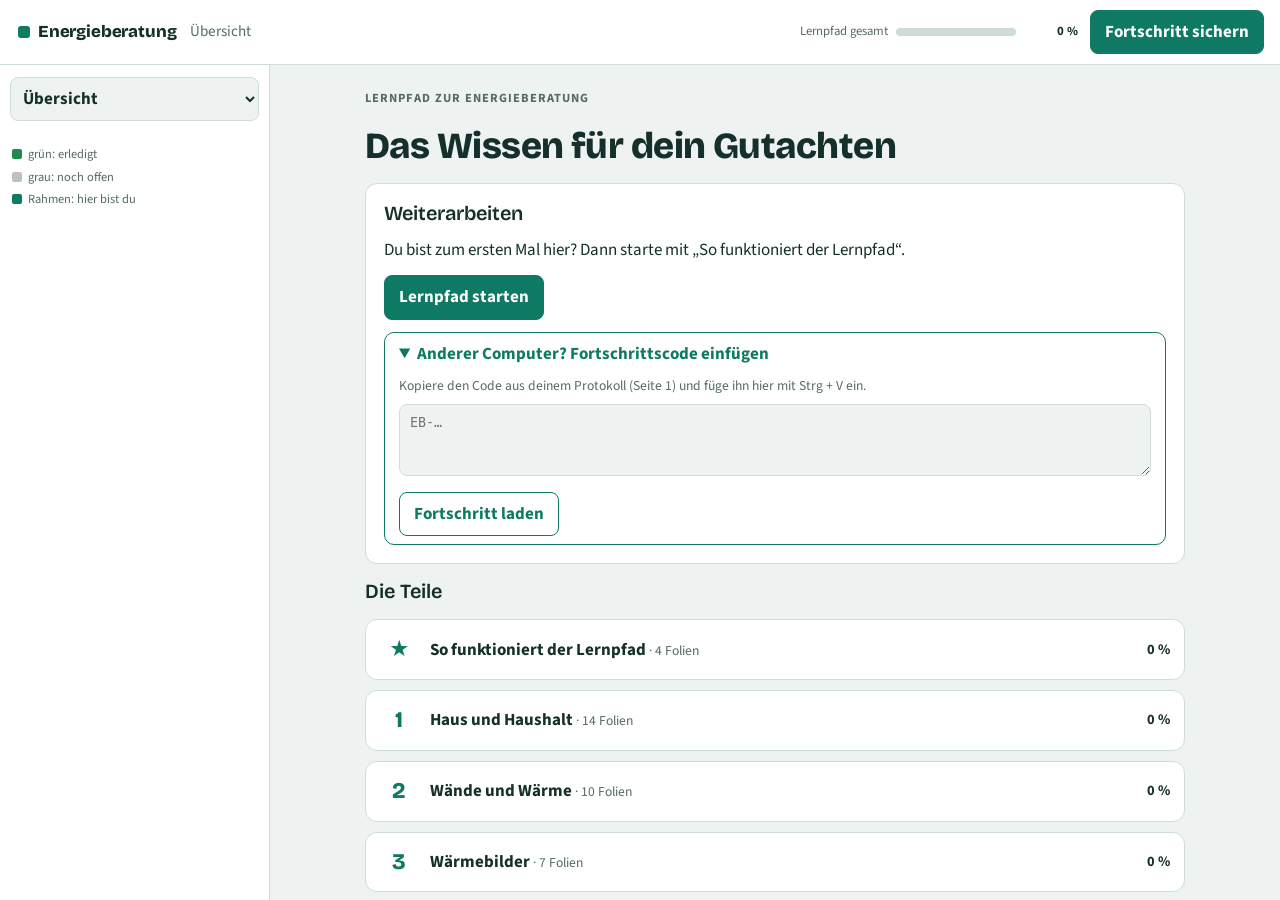
<file: index.html>
<!doctype html>
<html lang="de">
<head>
<meta charset="utf-8">
<meta name="viewport" content="width=device-width,initial-scale=1,viewport-fit=cover">
<meta name="robots" content="noindex">
<title>Lernpfad Energieberatung</title>
<meta name="claude:viewport-fit-sides" content="cover">
<link rel="stylesheet" href="fonts/fonts.css">
<style>
/* Layout: App wie ein Foliensatz. Links Folienleiste (Miniaturen mit Status), rechts die Folie, unten Blätterleiste. */
:root{
  --bg:#eef3f1; --surface:#ffffff; --ink:#15302a; --muted:#566b65; --line:#cfdcd7;
  --accent:#0e7a63; --accent-ink:#ffffff; --soft:#e0f0ea;
  --done:#1f8a4c; --done-bg:#dff3e6; --open:#b9c4c0;
  --mappe:#a35a00; --mappe-bg:#fff1dc; --proto:#1d5fa8; --proto-bg:#e3eefb;
  --bad:#b3261e; --bad-bg:#fbe7e5; --star:#c98a00;
  --display:"Bricolage Grotesque","Segoe UI",system-ui,sans-serif;
  --body:"Source Sans 3","Segoe UI",system-ui,-apple-system,Arial,sans-serif;
}
@media (prefers-color-scheme: dark){:root:not([data-theme="light"]){
  --bg:#0f1917; --surface:#172421; --ink:#e2eeea; --muted:#9db2ab; --line:#2b3d38;
  --accent:#4cc3a3; --accent-ink:#0b1513; --soft:#1b3430;
  --done:#6fd396; --done-bg:#163222; --open:#4a5a55;
  --mappe:#ffb758; --mappe-bg:#3a2a12; --proto:#8cbcf2; --proto-bg:#16283d;
  --bad:#ff9a90; --bad-bg:#3a1c1a; --star:#f2c14e; color-scheme:dark}}
:root[data-theme="dark"]{
  --bg:#0f1917; --surface:#172421; --ink:#e2eeea; --muted:#9db2ab; --line:#2b3d38;
  --accent:#4cc3a3; --accent-ink:#0b1513; --soft:#1b3430;
  --done:#6fd396; --done-bg:#163222; --open:#4a5a55;
  --mappe:#ffb758; --mappe-bg:#3a2a12; --proto:#8cbcf2; --proto-bg:#16283d;
  --bad:#ff9a90; --bad-bg:#3a1c1a; --star:#f2c14e; color-scheme:dark}
*{box-sizing:border-box}
[hidden]{display:none!important}
html,body{height:100%}
body{margin:0;background:var(--bg);color:var(--ink);font-family:var(--body);font-size:17px;line-height:1.55}
button,input,select{font:inherit;color:inherit}
:focus-visible{outline:3px solid var(--accent);outline-offset:2px}
h1,h2,h3{font-family:var(--display);line-height:1.15;text-wrap:balance;margin:0}
p{margin:0}
a{color:var(--accent)}
.app{display:grid;grid-template-rows:auto 1fr auto;height:100%}
/* Kopfleiste */
.top{display:flex;align-items:center;gap:12px;flex-wrap:wrap;padding-block:10px;padding-left:max(16px,env(safe-area-inset-left,0px));padding-right:max(16px,env(safe-area-inset-right,0px));background:var(--surface);border-bottom:1px solid var(--line)}
.brand{font-family:var(--display);font-weight:800;font-size:1.05rem;letter-spacing:-.01em;display:flex;align-items:center;gap:8px;cursor:pointer;background:none;border:0;padding:4px 2px}
.brand .dot{width:12px;height:12px;border-radius:3px;background:var(--accent)}
.rgl{padding:18px 12px}
.rg{display:grid;grid-template-columns:repeat(7,auto);justify-content:center;align-items:center;column-gap:10px;row-gap:6px;text-align:center}
.rg .f{font-size:1.6rem;font-weight:700}.rg .op{font-size:1.5rem;font-weight:700;color:var(--muted)}
.rg .n{font-size:.85rem;color:var(--muted)}
.rg .br{border-top:3px solid var(--accent);padding-top:4px;font-size:.85rem;font-weight:700;color:var(--accent);margin-top:4px}
.mol{display:inline-flex;align-items:center;margin:2px 4px}
.at{display:inline-grid;place-items:center;width:28px;height:28px;border-radius:50%;font-style:normal;font-size:.8rem;font-weight:700;margin-left:-4px;border:1.5px solid #333}
.at:first-child{margin-left:0}
.at-c{background:#333;color:#fff}.at-h{background:#fff;color:#333;width:21px;height:21px;font-size:.7rem}.at-o{background:#e03131;color:#fff;border-color:#a51111}
.rgl .leg{display:flex;flex-direction:column;gap:6px;width:max-content;margin:18px auto 0;padding:10px 16px;border:1.5px dashed var(--line);border-radius:8px;font-size:.85rem;color:var(--muted)}.rgl .leg .lt{font-weight:700;color:var(--ink);font-size:.8rem;text-transform:uppercase;letter-spacing:.05em}.rgl .leg .at{margin:0 8px 0 0;vertical-align:middle}.rgl .leg .at-h{margin:0 11px 0 4px}
@media (max-width:620px){.rg{column-gap:4px}.rg .f{font-size:1.15rem}.rg .op{font-size:1.1rem}.at{width:16px;height:16px;font-size:.55rem}.at-h{width:13px;height:13px}}
.where{color:var(--muted);font-size:.95rem;min-width:0;flex:1}
body:not([data-view="home"]) .where{visibility:hidden}
.prog2{display:flex;flex-direction:column;gap:3px;align-items:stretch}
.prog2 .pr{display:grid;grid-template-columns:minmax(0,15rem) 120px 3.2em;align-items:center;gap:8px}
.prog2 .pr[hidden]{display:none}
.prog2 .pl{font-size:.8rem;color:var(--muted);text-align:right;white-space:nowrap;overflow:hidden;text-overflow:ellipsis}
.prog2 .pct{font-size:.8rem}
@media (max-width:900px){.prog2 .pr{grid-template-columns:minmax(0,9rem) 70px 3em}}
.bar{height:8px;border-radius:4px;background:var(--line);overflow:hidden;width:120px}
.bar>i{display:block;height:100%;background:var(--done);width:0;transition:width .3s}
.pct{font-variant-numeric:tabular-nums;font-weight:700;font-size:.9rem;min-width:3.2em;text-align:right}
.btn{border:1px solid var(--accent);background:var(--surface);color:var(--accent);border-radius:8px;padding:8px 14px;font-weight:700;cursor:pointer}
.btn.primary{background:var(--accent);color:var(--accent-ink)}
.btn:disabled{opacity:.4;cursor:default}
.btn.ghost{border-color:var(--line);color:var(--ink)}
.menu-btn{display:none}
/* Mitte */
.mid{display:grid;grid-template-columns:270px 1fr;min-height:0}
.side{border-right:1px solid var(--line);background:var(--surface);overflow-y:auto;padding:12px 10px 20px;display:flex;flex-direction:column;gap:10px}
.side select{width:100%;padding:8px;border-radius:8px;border:1px solid var(--line);background:var(--bg);font-weight:700}
.thumbs{list-style:none;margin:0;padding:0;display:flex;flex-direction:column;gap:6px}
.thumb{display:grid;grid-template-columns:28px 1fr auto;gap:8px;align-items:center;width:100%;text-align:left;border:2px solid var(--line);border-left-width:8px;border-left-color:var(--open);background:var(--bg);border-radius:8px;padding:6px 8px;cursor:pointer}
.thumb .n{font-variant-numeric:tabular-nums;font-weight:700;color:var(--muted);font-size:.85rem}
.thumb .t{font-size:.85rem;line-height:1.25;min-width:0}
.thumb .k{font-size:.72rem;text-transform:uppercase;letter-spacing:.06em;color:var(--muted);display:block}
.thumb.done{border-left-color:var(--done);background:var(--done-bg)}
.thumb.cur{border-color:var(--accent);border-left-color:var(--accent)}
.thumb.done.cur{border-left-color:var(--done)}
.thumb .s{font-size:.9rem}
.legend{font-size:.78rem;color:var(--muted);display:flex;flex-direction:column;gap:3px;padding:4px 2px}
.legend span::before{content:"";display:inline-block;width:10px;height:10px;border-radius:2px;margin-right:6px;vertical-align:-1px;background:var(--c)}
.stage{overflow-y:auto;padding-block:24px 40px;padding-left:max(16px,env(safe-area-inset-left,0px));padding-right:max(16px,env(safe-area-inset-right,0px))}
.slide{max-width:820px;margin:0 auto;display:flex;flex-direction:column;gap:16px}
.eyebrow{font-size:.78rem;font-weight:700;text-transform:uppercase;letter-spacing:.08em;color:var(--muted);display:flex;gap:8px;flex-wrap:wrap;align-items:center}
.slide h1{font-size:clamp(1.6rem,3.2vw,2.3rem);font-weight:800;letter-spacing:-.015em}
.slide h2{font-size:1.25rem;font-weight:600}
.lead{font-size:1.1rem}
.text{max-width:68ch;display:flex;flex-direction:column;gap:12px}
.tag{display:inline-flex;align-items:center;gap:6px;border-radius:999px;padding:3px 10px;font-size:.78rem;font-weight:700;letter-spacing:.03em;text-transform:none}
.tag.mappe{background:var(--mappe-bg);color:var(--mappe)}
.tag.proto{background:var(--proto-bg);color:var(--proto)}
.tag.screen{background:var(--soft);color:var(--accent)}
.tag.star{background:var(--mappe-bg);color:var(--star)}
.where-box{border-radius:10px;padding:12px 16px;display:flex;gap:12px;align-items:flex-start;font-weight:700}
.where-box.star{background:#FFF3BF;color:#8a5a00;border:2px solid #F59F00}
.where-box.star .ic{color:#F59F00}
.where-box.mappe{background:var(--mappe-bg);color:var(--mappe)}
.where-box.proto{background:var(--proto-bg);color:var(--proto)}
.where-box .ic{font-size:1.4rem;line-height:1}
.where-box p{color:var(--ink);font-weight:400}
.card{background:var(--surface);border:1px solid var(--line);border-radius:12px;padding:18px;display:flex;flex-direction:column;gap:12px;min-width:0}
.merk{border-left:6px solid var(--accent);background:var(--soft);border-radius:0 10px 10px 0;padding:12px 16px;font-weight:700}
.formula{font-family:var(--display);font-weight:800;font-size:1.35rem;background:var(--surface);border:2px solid var(--accent);border-radius:10px;padding:10px 16px;align-self:flex-start}
.tbl{overflow-x:auto}
table{border-collapse:collapse;width:100%;font-variant-numeric:tabular-nums}
th,td{border-bottom:1px solid var(--line);padding:8px 10px;text-align:left;vertical-align:top}
th{font-size:.85rem;color:var(--muted);text-transform:uppercase;letter-spacing:.05em}
.bullets{margin:0;padding-left:1.2em;display:flex;flex-direction:column;gap:6px}
.task-q{font-size:1.15rem}
details.tip{border:1px dashed var(--accent);border-radius:10px;padding:8px 14px;background:var(--surface)}
details.tip summary{cursor:pointer;font-weight:700;color:var(--accent)}
details.tip[open]{border-style:solid}
details.tip div{padding-top:8px}
.check{display:flex;flex-wrap:wrap;gap:12px;align-items:flex-end}
.check label{display:flex;flex-direction:column;gap:4px;font-size:.88rem;font-weight:700;color:var(--muted)}
.check input,.check select{width:10rem;padding:8px 10px;border-radius:8px;border:1px solid var(--line);background:var(--bg)}
.fb{border-radius:8px;padding:8px 12px;font-size:.95rem}
.fb.ok{background:var(--done-bg);color:var(--done)}
.fb.bad{background:var(--bad-bg);color:var(--bad)}
.sol{background:var(--soft);border-radius:10px;padding:12px 16px}
.done-row{display:flex;gap:12px;align-items:center;flex-wrap:wrap;border-top:1px solid var(--line);padding-top:14px}
.btn.done-btn[aria-pressed="true"]{background:var(--done);border-color:var(--done);color:var(--accent-ink)}
.small{font-size:.85rem;color:var(--muted)}
/* Effizienzklassen */
.scale{display:grid;grid-template-columns:repeat(9,1fr);gap:2px;border-radius:6px;overflow:hidden;position:relative;margin-top:22px}
.scale div{color:#fff;font-weight:800;text-align:center;padding:10px 2px;font-size:1.2rem;line-height:1.15}
.scale small{display:block;font-weight:600;font-size:.78rem;line-height:1.2;margin-top:3px}
.marker{position:absolute;top:-22px;transform:translateX(-50%);font-size:.8rem;font-weight:700;color:var(--ink)}
.house{display:grid;grid-template-columns:1fr auto;gap:8px 12px;align-items:center;border-top:1px solid var(--line);padding-top:12px}
.classes{display:flex;flex-wrap:wrap;gap:4px}
.classes button{padding:4px 9px;min-width:2.4rem;border:1px solid var(--accent);background:var(--surface);color:var(--accent);border-radius:6px;font-weight:700;cursor:pointer}
.classes button[aria-pressed="true"]{background:var(--accent);color:var(--accent-ink)}
.big{font-size:1.5rem;font-weight:700}
/* Schätz-Balken */
.est{display:grid;grid-template-columns:8.5rem 1fr 4rem;gap:6px 12px;align-items:center}
.est .b{height:14px;border-radius:7px;background:var(--line);position:relative;overflow:hidden}
.est .b i{position:absolute;inset:0 auto 0 0;background:var(--accent)}
.est .b i.uba{background:var(--mappe)}
.fig{margin:0;display:flex;flex-direction:column;gap:6px;align-items:flex-start}
.fig img{max-width:100%;max-height:360px;height:auto;border-radius:8px;background:#fff;border:1px solid var(--line)}
.fig figcaption{font-size:.85rem;color:var(--muted)}
.steck dl{display:grid;grid-template-columns:max-content 1fr;gap:4px 14px;margin:0}
.steck dt{font-weight:700}.steck dd{margin:0}
.tool-frame{border:0;background:transparent;margin-top:8px}
.tool-frame iframe{display:block;width:100%;min-height:300px;border:0;background:transparent}
table.grid td{height:2em}
.tbl{overflow-x:auto}
@media (max-width:520px){.steck dl{grid-template-columns:1fr}.steck dd{margin-bottom:6px}}
ul.daten{list-style:none;padding:0;margin:6px 0 0;display:flex;flex-direction:column;gap:6px;font-weight:400;color:var(--ink)}
ul.daten label{display:flex;gap:10px;align-items:flex-start;cursor:pointer}
ul.daten input{width:1.25rem;height:1.25rem;margin-top:.15rem;flex:none;accent-color:var(--done)}
ul.daten li.hab span{color:var(--muted)}
.offen{font-weight:700;margin-top:6px}
/* Startseite */
.chap-list{display:grid;gap:10px}
.chap{display:grid;grid-template-columns:2.4rem 1fr auto;gap:12px;align-items:center;text-align:left;width:100%;background:var(--surface);border:1px solid var(--line);border-radius:12px;padding:12px 14px;cursor:pointer}
.chap .num{font-family:var(--display);font-weight:800;font-size:1.4rem;color:var(--accent);text-align:center}
.chap[disabled]{cursor:default;opacity:.55}
.chap .bar{width:100%;margin-top:6px}
.chap .meta{font-size:.85rem;color:var(--muted)}
.code-box{font-family:ui-monospace,Consolas,monospace;font-size:1rem;word-break:break-all;background:var(--bg);border:1px solid var(--line);border-radius:8px;padding:10px;user-select:all}
textarea{width:100%;min-height:4.5rem;border-radius:8px;border:1px solid var(--line);background:var(--bg);padding:10px;font-family:ui-monospace,Consolas,monospace}
.plan{overflow-x:auto}
.plan td.on{background:var(--mappe-bg)}
.plan td.on::after{content:"●";color:var(--mappe)}
.plan td{text-align:center}
.plan td:first-child{text-align:left}
/* Fußleiste */
.foot{display:flex;align-items:center;justify-content:space-between;gap:10px;padding-block:10px;padding-left:max(16px,env(safe-area-inset-left,0px));padding-right:max(16px,env(safe-area-inset-right,0px));background:var(--surface);border-top:1px solid var(--line)}
.foot .count{font-variant-numeric:tabular-nums;font-weight:700}
.foot .grp{display:flex;gap:8px}
/* Dialog */
.overlay{position:fixed;inset:0;background:rgba(10,20,18,.45);display:flex;align-items:center;justify-content:center;padding:16px;z-index:20}
.dialog{background:var(--surface);border-radius:14px;max-width:560px;width:100%;padding:22px;display:flex;flex-direction:column;gap:14px;box-shadow:0 10px 40px rgba(0,0,0,.25)}
@media (max-width:900px){
  .mid{grid-template-columns:1fr}
  .side{display:none;position:fixed;inset:56px 0 64px 0;z-index:15;border-right:0}
  .side.show{display:flex}
  .menu-btn{display:inline-block}
  .bar.top-bar{width:70px}
  .where{flex-basis:100%;order:5}
}
@media (max-width:520px){.scale div{font-size:.95rem;padding:8px 1px}.scale small{font-size:.6rem}.house{grid-template-columns:1fr}.est{grid-template-columns:6.5rem 1fr 3.4rem}.foot .first{display:none}}
@media (prefers-reduced-motion:reduce){*{transition:none!important}}
</style>
</head>
<body>

<div class="app">
  <header class="top">
    <button class="btn ghost menu-btn" id="menuBtn" aria-controls="side" aria-expanded="false">Folien</button>
    <button class="brand" id="homeBtn" title="Zur Übersicht"><span class="dot"></span>Energieberatung</button>
    <span class="where" id="where"></span>
    <div class="prog2"><div class="pr"><span class="pl">Lernpfad gesamt</span><span class="bar top-bar" aria-hidden="true"><i id="allBar"></i></span><span class="pct" id="allPct"></span></div><div class="pr" id="partRow"><span class="pl" id="partLbl"></span><span class="bar top-bar" aria-hidden="true"><i id="topBar"></i></span><span class="pct" id="topPct"></span></div></div>
    <button class="btn primary" id="saveBtn">Fortschritt sichern</button>
  </header>
  <div class="mid">
    <nav class="side" id="side" aria-label="Folien">
      <select id="chapSel" aria-label="Teil wählen"></select>
      <ol class="thumbs" id="thumbs"></ol>
      <div class="legend"><span style="--c:var(--done)">grün: erledigt</span><span style="--c:var(--open)">grau: noch offen</span><span style="--c:var(--accent)">Rahmen: hier bist du</span></div>
    </nav>
    <main class="stage" id="stage"><div class="slide" id="slide"></div></main>
  </div>
  <footer class="foot" id="foot">
    <div class="grp"><button class="btn ghost first" id="firstBtn">Erste Folie</button><button class="btn ghost" id="prevBtn">Zurück</button></div>
    <span class="count" id="count"></span>
    <button class="btn primary" id="nextBtn">Weiter</button>
  </footer>
</div>
<div class="overlay" id="ov" hidden><div class="dialog" id="dlg" role="dialog" aria-modal="true"></div></div>

<script>
/* ---------- Hilfen ---------- */
const $=s=>document.querySelector(s);
const de=(n,d=2)=>Number(n).toLocaleString("de-DE",{maximumFractionDigits:d});
const num=v=>parseFloat(String(v).replace(/\s| /g,"").replace(",","."));
const MAPPE='<div class="where-box mappe"><span class="ic">✎</span><div>In deine Mappe<p>Schreib den Rechenweg und das Ergebnis mit Einheit in deine Mappe. Hier kannst du dein Ergebnis danach prüfen.</p></div></div>';
function tips(list){return list.map((t,i)=>`<details class="tip"><summary>Tipp ${i+1}${list.length>1&&i==list.length-1?" (fast die Lösung)":""}</summary><div>${t}</div></details>`).join("");}
/* Prüffelder: [label, richtig, Toleranz, Einheit] */
function checker(id,fields,solution){
  return `<div class="card"><h2>Ergebnis prüfen</h2><div class="check">${fields.map((f,i)=>`<label for="${id}_${i}">${f[0]}<input id="${id}_${i}" inputmode="decimal" autocomplete="off" placeholder="${f[3]}"></label>`).join("")}<button class="btn" data-check="${id}">Prüfen</button></div><div class="fb" id="${id}_fb" hidden></div><details class="tip"><summary>Lösung anzeigen</summary><div class="sol">${solution}</div></details></div>`;
}
const CHECKS={};
const UNITS="W|kW|kWh|Wh|MWh|€|ct|%|°C|°|K|m²|m³|kg|g|t|h|min|s|Jahre|Jahr|Liter|l|lm|cm|mm|m|Personen|Prozent";
const RE_TH=/(\d) (\d{3})(?!\d)/g, RE_U=new RegExp("(\\d) ("+UNITS+")(?![\\wäöüß])","g");
function nb(h){return h.replace(/>([^<]+)</g,(m,t)=>">"+t.replace(RE_TH,"$1\u00a0$2").replace(RE_TH,"$1\u00a0$2").replace(RE_U,"$1\u00a0$2")+"<");}
function regCheck(id,fields){CHECKS[id]=fields;}

/* ---------- Inhalte ---------- */
const CH_MORE=[{"id": "teil2", "short": "Teil 2", "title": "Wände und Wärme", "slides": [{"k": "info", "t": "Darum geht es", "h": "<div class=\"eyebrow\">Teil 2 · Wände und Wärme</div><h1>Darum geht es</h1><div class=\"text\"><p class=\"lead\">Ein Haus oder eine Wohnung verliert ständig Wärme an die Umgebung. Du lernst, auf welchen Wegen das passiert, welche Bauteile besonders viel Wärme verlieren und wie Dämmstoffe dagegen helfen.</p></div><div class=\"where-box proto\"><span class=\"ic\">▤</span><div>Bevor du beginnst<p>Hake ab, welche Daten von zu Hause du schon hast. Was noch fehlt, notierst du als Hausaufgabe.</p><ul class=\"daten\"><li>Baumaterial der Außenwände (zum Beispiel Ziegel, Kalksandstein, Beton, Holz) und ob sie gedämmt sind</li><li>Dämmmaterial, Dicke und Alter der Dämmung (Eltern oder Vermieter fragen)</li><li>Wanddicke: Miss sie mit dem Zollstock an einem geöffneten Fenster oder an der Haustür (an der Laibung, also der Innenseite der Maueröffnung).</li><li>Sind die Kellerwände bzw. die Kellerdecke gedämmt?</li></ul></div></div>"}, {"k": "info", "n": "2.1", "t": "Wohin geht die Wärme?", "h": "<div class=\"eyebrow\">Teil 2 · Info 1 von 4</div><h1>Wohin geht die Wärme?</h1><div class=\"text\"><p>Im Winter ist es drinnen 20 °C warm, draußen vielleicht 0 °C. Wärme fließt immer vom Warmen zum Kalten, also aus dem Haus hinaus. Die Heizung muss genau so viel Wärme nachliefern, wie verloren geht. Wo die Wärme ein unsaniertes Einfamilienhaus verlässt, zeigt das Beispielhaus: <b>Von der gesamten Wärme, die es verliert</b>, gehen etwa 30 % durch die Außenwände, 25 % durch das Dach, 25 % durch Fenster und Türen, 10 % durch Lüften und Ritzen und 10 % über Boden und Keller. Zusammen sind das 100 %. Bei jedem Haus sind die Anteile etwas anders. In einer Wohnung im Mehrfamilienhaus grenzen viele Wände an beheizte Nachbarwohnungen, dort geht weniger Wärme verloren.</p></div><figure class=\"fig\"><img src=\"fig/haus.png\" alt=\"Wärmeverluste eines unsanierten Beispielhauses (gerundet, nach Angaben von Umweltbundesamt und co2online)\" loading=\"lazy\"><figcaption>Wärmeverluste eines unsanierten Beispielhauses (gerundet, nach Angaben von Umweltbundesamt und co2online)</figcaption></figure>"}, {"k": "info", "n": "2.1", "t": "Drei Wege des Wärmetransports", "h": "<div class=\"eyebrow\">Teil 2 · Info 2 von 4</div><h1>Drei Wege des Wärmetransports</h1><figure class=\"fig\"><img src=\"fig/transport.png\" alt=\"transport\" loading=\"lazy\"></figure><div class=\"text\"><p><b>Wärmeleitung:</b> Wärme wandert durch einen Stoff von der warmen zur kalten Seite, zum Beispiel durch eine Hauswand nach draußen. Metalle, Beton und Glas leiten Wärme gut, ruhende Luft sehr schlecht. Deshalb bestehen Dämmstoffe aus vielen kleinen, eingeschlossenen Luftbläschen oder Fasern. <b>Wärmeströmung (Konvektion):</b> Warme Luft steigt nach oben, kalte sinkt. So verteilt sich die Wärme vom Heizkörper im Raum. Durch Ritzen und gekippte Fenster strömt die warme Luft aber auch nach draußen. <b>Wärmestrahlung:</b> Jeder warme Körper sendet unsichtbare Infrarotstrahlung aus, auch ohne Luft dazwischen. Glänzende Flächen werfen sie zurück. Wärmebildkameras machen diese Strahlung sichtbar.</p></div>"}, {"k": "info", "n": "2.1", "t": "Baustoffe und Dämmstoffe", "h": "<div class=\"eyebrow\">Teil 2 · Info 3 von 4</div><h1>Baustoffe und Dämmstoffe</h1><div class=\"text\"><p>Die Wärmeleitfähigkeit λ (gesprochen „Lambda“) gibt an, wie gut ein Stoff Wärme leitet. Je kleiner λ, desto besser dämmt er. Die Einheit W/(m·K) bedeutet: So viele Watt fließen durch einen Würfel aus diesem Stoff mit 1 m Kantenlänge, wenn eine Seite 1 °C wärmer ist als die gegenüberliegende. Eine Schicht muss umso dicker sein, je größer λ ist: 10 cm Polystyrol dämmen etwa so gut wie 2,3 m Vollziegel. Dämmstoffe teilt man in drei Gruppen ein: mineralische (zum Beispiel Stein- und Glaswolle), Kunststoffe (zum Beispiel Polystyrol) und nachwachsende Dämmstoffe (zum Beispiel Holzfaser, Zellulose, Hanf).</p></div><div class=\"card tbl\"><table><thead><tr><th>Stoff</th><th>λ in W/(m·K)</th><th>Stoff</th><th>λ in W/(m·K)</th></tr></thead><tbody><tr><td>Stahlbeton</td><td>2,0</td><td>Holz (Nadelholz)</td><td>0,13</td></tr><tr><td>Vollziegel</td><td>0,8</td><td>Mineralwolle</td><td>0,035</td></tr><tr><td>Kalksandstein</td><td>0,9</td><td>Polystyrol („Styropor“)</td><td>0,035</td></tr><tr><td>Porenbeton</td><td>0,1 bis 0,2</td><td>Holzfaser, Zellulose</td><td>0,04</td></tr><tr><td>Fensterglas</td><td>1,0</td><td>ruhende Luft</td><td>0,025</td></tr></tbody></table></div>"}, {"k": "info", "n": "2.1", "t": "Was bringt es, die Außenwand zu dämmen?", "h": "<div class=\"eyebrow\">Teil 2 · Info 4 von 4</div><h1>Was bringt es, die Außenwand zu dämmen?</h1><div class=\"text\"><p>Eine Dämmung der Außenwand senkt <b>den Wärmeverlust der Wand</b> um 65 bis 80 %. Fürs ganze Haus sind das (siehe Prozentrechnung in Teil 1) meist 20 bis 25 % weniger Heizenergie. Außendämmung ist teuer und lohnt sich vor allem, wenn die Fassade ohnehin erneuert werden muss. Mieterinnen und Mieter entscheiden das nicht selbst, können aber zum Beispiel Heizkörpernischen dämmen lassen oder den Vermieter darauf ansprechen.</p></div><div class=\"card steck\"><h2>Kosten und Nutzen: Außenwand dämmen (Einfamilienhaus)</h2><dl><dt>Kosten (ca.)</dt><dd>150 bis 250 € pro m² Wandfläche</dd><dt>Einsparung</dt><dd>etwa 20 bis 25 % der Heizenergie</dd><dt>CO₂</dt><dd>bei Gasheizung etwa 0,9 t pro Jahr (Beispielhaus)</dd><dt>Lohnt sich nach</dt><dd>oft erst nach 15 bis 30 Jahren</dd></dl></div>"}, {"k": "task", "n": "2.2", "t": "Übung: Dämm-Quiz", "h": "<div class=\"eyebrow\">Teil 2 · Aufgabe 2.2 <span class=\"tag screen\">● hier am Bildschirm</span></div><h1>Übung: Dämm-Quiz</h1><p class=\"task-q\">Ordne die Alltagsbeispiele den drei Arten des Wärmetransports zu. Vergleiche dann mit dem Dicken-Rechner, wie dick eine Wand aus verschiedenen Stoffen sein müsste, um so gut zu dämmen wie 10 cm Styropor.</p><div class=\"tool-frame\"><iframe src=\"tools/daemm-quiz.html\" title=\"Dämm-Quiz\" loading=\"lazy\"></iframe></div>"}, {"k": "task", "n": "2.3", "t": "Was die Thermoskanne mit dem Haus gemeinsam hat", "h": "<div class=\"eyebrow\">Teil 2 · Aufgabe 2.3 <span class=\"tag mappe\">✎ Mappe</span> <span class=\"tag star\">★ freiwillig</span></div><h1>Was die Thermoskanne mit dem Haus gemeinsam hat</h1><p class=\"task-q\">Erläutere, welche Wärmeverluste bei einer Thermoskanne durch den Deckel, durch die verspiegelte Innenwand und durch das Vakuum zwischen den Wänden verringert werden. Nenne jeweils ein Bauteil eines Hauses, das dieselbe Aufgabe erfüllt.</p><div class=\"where-box star\"><span class=\"ic\">★</span><div>Freiwillige Aufgabe<p>Bearbeite sie, wenn du noch Zeit hast. Wird die Zeit knapp, lass sie weg.</p></div></div><div class=\"where-box mappe\"><span class=\"ic\">✎</span><div>In deine Mappe<p>Bearbeite die Aufgabe in deiner Mappe.</p></div></div>", "star": true}, {"k": "task", "n": "2.4", "t": "Dämmstoffe vergleichen", "h": "<div class=\"eyebrow\">Teil 2 · Aufgabe 2.4 <span class=\"tag mappe\">✎ Mappe</span> <span class=\"tag star\">★ freiwillig</span></div><h1>Dämmstoffe vergleichen</h1><p class=\"task-q\">Informiere dich auf der Seite <a href=\"https://www.umweltbundesamt.de/umwelttipps-fuer-den-alltag/weniger-waermeverluste-mehr-komfort-waende-fenster\" target=\"_blank\" rel=\"noopener\">„Wände und Fenster richtig dämmen“ (Umweltbundesamt)</a> über die drei Gruppen von Dämmstoffen. Du brauchst nur einen kurzen Abschnitt: Scrolle zur Überschrift <b>„Gewusst wie“</b> und lies dort den fett gedruckten Absatz <b>„Dämmstoffe“</b> (er steht nach „Fenster“). Schneller geht es mit <b>Strg + F</b> und dem Suchwort „Dämmstoffe“. Trage je Gruppe ein Beispiel, einen Vorteil und einen Nachteil in eine Tabelle in deiner Mappe ein.</p><div class=\"card\"><h2>Diese Tabelle legst du in deiner Mappe an</h2><div class=\"tbl\"><table class=\"grid\"><thead><tr><th>Dämmstoffgruppe</th><th>Beispiel</th><th>Vorteil</th><th>Nachteil</th></tr></thead><tbody><tr><td>mineralisch</td><td>&nbsp;</td><td>&nbsp;</td><td>&nbsp;</td></tr><tr><td>Kunststoff</td><td>&nbsp;</td><td>&nbsp;</td><td>&nbsp;</td></tr><tr><td>nachwachsend</td><td>&nbsp;</td><td>&nbsp;</td><td>&nbsp;</td></tr></tbody></table></div></div><div class=\"where-box star\"><span class=\"ic\">★</span><div>Freiwillige Aufgabe<p>Bearbeite sie, wenn du noch Zeit hast. Wird die Zeit knapp, lass sie weg.</p></div></div><div class=\"where-box mappe\"><span class=\"ic\">✎</span><div>In deine Mappe<p>Bearbeite die Aufgabe in deiner Mappe.</p></div></div><details class=\"tip\"><summary>Tipp 1</summary><div>Im Absatz „Dämmstoffe“ kommen die drei Gruppen nacheinander: erst die <b>mineralischen</b> (Steinwolle, Glaswolle), dann die aus <b>Kunststoff</b> (Polystyrol, aus Erdöl), dann die <b>natürlichen</b> (zum Beispiel Holzfaser, Stroh, Zellulose aus Altpapier). Den Rest der Seite brauchst du nicht.</div></details><details class=\"tip\"><summary>Tipp 2</summary><div>Nicht jeder Nachteil steht auf der Seite. Hier sind Hilfen: Mineralwolle kratzt bei der Verarbeitung und ihre Herstellung braucht viel Energie (siehe auch Teil 4). Kunststoff wird aus Erdöl hergestellt und lässt sich schwer recyceln. Nachwachsende Dämmstoffe dämmen etwas schlechter, die Schicht muss also dicker sein.</div></details>", "star": true}, {"k": "task", "n": "2.5", "t": "Lohnt sich die Wanddämmung?", "h": "<div class=\"eyebrow\">Teil 2 · Aufgabe 2.5 <span class=\"tag mappe\">✎ Mappe</span> <span class=\"tag star\">★ freiwillig</span></div><h1>Lohnt sich die Wanddämmung?</h1><p class=\"task-q\">Ein Haus verliert im Jahr 20 000 kWh Wärme, davon 35 % über die Außenwände. Eine Dämmung senkt den Wandverlust um 70 %.</p><ul class=\"bullets\" style=\"list-style:none;padding-left:0\"><li>a) Berechne, wie viele kWh das Haus über die Wände verliert.</li><li>b) Berechne die Einsparung in kWh und in € (Erdgas, 0,12 € pro kWh).</li><li>c) Berechne, wie viel Prozent der gesamten Heizenergie das sind.</li><li>d) Die Dämmung kostet 24 000 €. Berechne die Amortisationszeit und beurteile das Ergebnis.</li></ul><div class=\"where-box star\"><span class=\"ic\">★</span><div>Freiwillige Aufgabe<p>Bearbeite sie, wenn du noch Zeit hast. Wird die Zeit knapp, lass sie weg.</p></div></div><div class=\"where-box mappe\"><span class=\"ic\">✎</span><div>In deine Mappe<p>Schreib den Rechenweg und die Ergebnisse mit Einheit in deine Mappe. Hier kannst du sie danach prüfen.</p></div></div><details class=\"tip\"><summary>Tipp 1</summary><div>a) Wie viel geht durch die Wände? 35 % von 20 000 kWh: 20 000 kWh · 35 : 100 = 7 000 kWh.</div></details><details class=\"tip\"><summary>Tipp 2</summary><div>b) Die Dämmung spart 70 % von diesen 7 000 kWh: 7 000 kWh · 70 : 100 = … kWh. Für das Geld nimmst du das Ergebnis mal 0,12 €.</div></details><details class=\"tip\"><summary>Tipp 3</summary><div>c) Teile die Einsparung durch die 20 000 kWh des ganzen Hauses und nimm mal 100. d) 24 000 € geteilt durch die Ersparnis pro Jahr in €.</div></details><div class=\"card\"><h2>Ergebnis prüfen</h2><div class=\"check\"><label for=\"c2_5_0\">a) Verlust über die Wände<input id=\"c2_5_0\" inputmode=\"decimal\" autocomplete=\"off\" placeholder=\"kWh\"></label><label for=\"c2_5_1\">b) Einsparung<input id=\"c2_5_1\" inputmode=\"decimal\" autocomplete=\"off\" placeholder=\"kWh\"></label><label for=\"c2_5_2\">b) Einsparung<input id=\"c2_5_2\" inputmode=\"decimal\" autocomplete=\"off\" placeholder=\"€\"></label><label for=\"c2_5_3\">c) Anteil am ganzen Haus<input id=\"c2_5_3\" inputmode=\"decimal\" autocomplete=\"off\" placeholder=\"%\"></label><label for=\"c2_5_4\">d) Amortisationszeit<input id=\"c2_5_4\" inputmode=\"decimal\" autocomplete=\"off\" placeholder=\"Jahre\"></label><button class=\"btn\" data-check=\"c2_5\">Prüfen</button></div><div class=\"fb\" id=\"c2_5_fb\" hidden></div><details class=\"tip\"><summary>Lösung anzeigen</summary><div class=\"sol\">a) 20 000 kWh · 35 : 100 = <b>7 000 kWh</b><br>b) 7 000 kWh · 70 : 100 = <b>4 900 kWh</b>; 4 900 kWh · 0,12 € = <b>588 €</b><br>c) 4 900 : 20 000 · 100 = <b>24,5 %</b><br>d) 24 000 € : 588 € pro Jahr ≈ <b>41 Jahre</b>. Das ist sehr lang. Nur wegen der Heizkosten lohnt sich die Dämmung kaum, sinnvoll ist sie, wenn die Fassade ohnehin erneuert wird.</div></details></div>", "star": true}, {"k": "switch", "t": "Jetzt ins Protokoll", "h": "<div class=\"eyebrow\">Teil 2 · Wechsel <span class=\"tag proto\">▤ Protokoll</span></div><h1>Jetzt arbeitest du im Protokoll weiter</h1><div class=\"where-box proto\"><span class=\"ic\">▤</span><div>Öffne dein Protokoll, Teil 2<p>Dort arbeitest du mit den Zahlen deiner eigenen Wohnung oder deines Hauses.</p></div></div><div class=\"card\"><ol class=\"bullets\"><li>Trag die <b>Daten</b> ein, die du zu Hause erhoben hast.</li><li>Bearbeite <b>Aufgabe 2.1</b>.</li><li>Schreib unter <b>Für dein Gutachten</b> deine Stichpunkte.</li></ol></div><p class=\"small\">Klicke auf „Aufgabe erledigt“, wenn du Teil 2 im Protokoll fertig hast.</p>"}]}, {"id": "teil3", "short": "Teil 3", "title": "Wärmebilder", "slides": [{"k": "info", "t": "Darum geht es", "h": "<div class=\"eyebrow\">Teil 3 · Wärmebilder</div><h1>Darum geht es</h1><div class=\"text\"><p class=\"lead\">Mit einer Wärmebildkamera siehst du, wo deine Wohnung oder dein Haus Wärme verliert. Damit deine Bilder aussagekräftig sind, lernst du hier, wie die Kamera funktioniert und worauf du achten musst. Bearbeite diesen Teil zuerst, dann leihst du die Kamera aus.</p></div><div class=\"where-box proto\"><span class=\"ic\">▤</span><div>Wärmebilder<p>Bearbeite diesen Teil zuerst. Danach planst du im Protokoll deine Aufnahmen und trägst dich in die Verleihliste für die Kamera ein.</p></div></div>"}, {"k": "info", "n": "3.1", "t": "Was misst eine Wärmebildkamera?", "h": "<div class=\"eyebrow\">Teil 3 · Info 1 von 3</div><h1>Was misst eine Wärmebildkamera?</h1><div class=\"text\"><p>Jeder Gegenstand sendet Infrarotstrahlung aus, und zwar umso mehr, je wärmer seine Oberfläche ist. Eine Wärmebildkamera misst diese Strahlung mit tausenden winzigen Messpunkten und rechnet sie in Oberflächentemperaturen um. Jede Temperatur bekommt eine Farbe. Die Skala am Bildrand zeigt, welche Farbe zu welcher Temperatur gehört. Die Kamera misst nur die Oberfläche: Was hinter der Wand passiert, sieht sie nicht direkt, sondern nur an der Wirkung auf die Oberfläche.</p></div>"}, {"k": "info", "n": "3.1", "t": "Wärmebrücken finden", "h": "<div class=\"eyebrow\">Teil 3 · Info 2 von 3</div><h1>Wärmebrücken finden</h1><div class=\"text\"><p>Fotografiert man ein Haus im Winter von außen, verraten warme Stellen, wo Wärme entweicht. Typische Schwachstellen sind Fenster und Rollladenkästen, Heizkörpernischen, Hausecken, Balkonplatten aus Beton und schlecht gedämmte Dachbereiche. Solche Stellen nennt man <b>Wärmebrücken</b>. Von innen ist es umgekehrt: Kalte Stellen an Außenwänden zeigen Wärmebrücken. Dort kann sich Feuchtigkeit niederschlagen und Schimmel bilden.</p></div><p class=\"lead\" style=\"font-size:1rem\">Weitere Beispiele von innen: <a href=\"https://www.berlin.de/ba-steglitz-zehlendorf/politik-und-verwaltung/beauftragte/klimaschutz/beispielhafte_thermographieaufnahmen.pdf\" target=\"_blank\" rel=\"noopener\">Wärmebilder aus Berliner Wohnungen</a> (undichte Fenster und Türen, ungedämmte Hausecke, schlecht gedämmte Geschossdecke).</p><figure class=\"fig\"><img style=\"width:520px\" src=\"fig/thermo_altbau.jpg\" alt=\"Wärmebild eines ungedämmten Altbaus im Winter mit Messpunkten: Fenster und Wand gelb bis rot, Dach und Himmel blau bis violett\"><figcaption>Beispiel: ungedämmter Altbau im Winter, von außen. Die Kästchen sind Messpunkte in °C. Rund um die Fenster und an der Wand ist es deutlich wärmer (gelb, rot) als am Dach: Hier entweicht viel Wärme. Bild: Lutz Weidner, <a href=\"https://commons.wikimedia.org/wiki/File:Ungedaemmte_Aussenwand.jpg\" target=\"_blank\" rel=\"noopener\">Wikimedia Commons</a>, Lizenz <a href=\"https://creativecommons.org/licenses/by-sa/3.0/deed.de\" target=\"_blank\" rel=\"noopener\">CC BY-SA 3.0</a>, verkleinert</figcaption></figure>"}, {"k": "info", "n": "3.1", "t": "So gelingen gute Wärmebilder", "h": "<div class=\"eyebrow\">Teil 3 · Info 3 von 3</div><h1>So gelingen gute Wärmebilder</h1><div class=\"text\"><p>Außenaufnahmen gelingen nur bei kaltem Wetter: Innen und außen sollten mindestens 15 °C Unterschied sein, am besten morgens oder abends, wenn keine Sonne auf die Fassade scheint. Glas und glänzendes Metall spiegeln die Wärmestrahlung der Umgebung, deshalb sind Temperaturen auf Fensterscheiben oft falsch. Vergleiche Bilder nur, wenn sie dieselbe Farbskala haben. Fotografiere keine Personen und keine Hausnummern oder Namensschilder.</p></div><p class=\"lead\" style=\"font-size:1rem\">Beispielbild ansehen: Auf der Seite <a href=\"https://www.co2online.de/modernisieren-und-bauen/sanierung-modernisierung/thermografie/\" target=\"_blank\" rel=\"noopener\">„Thermografie“ von co2online</a> siehst du oben ein Mehrfamilienhaus als Foto und als Wärmebild. Weiter unten unter „Welche Fehler kann man bei einer Thermografieaufnahme machen?“ steht, warum Sonne und Fenster das Ergebnis verfälschen.</p>"}, {"k": "task", "n": "3.2", "t": "Ein Wärmebild auswerten", "h": "<div class=\"eyebrow\">Teil 3 · Aufgabe 3.2 <span class=\"tag mappe\">✎ Mappe</span></div><h1>Ein Wärmebild auswerten</h1><figure class=\"fig\"><img src=\"fig/thermo_passivhaus.png\" alt=\"Wärmebild: links ein Altbau mit gelb-grüner Fassade, rechts ein gedämmtes Haus mit blauer Fassade und helleren Fenstern; Farbskala rechts von 3 bis 9 °C\"><figcaption>Wärmebild im Winter: links ein Altbau, rechts ein gedämmtes Haus (Passivhaus). Bild: Passivhaus Institut, <a href=\"https://commons.wikimedia.org/wiki/File:Passivhaus_thermogram_gedaemmt_ungedaemmt.png\" target=\"_blank\" rel=\"noopener\">Wikimedia Commons</a>, Lizenz <a href=\"https://creativecommons.org/licenses/by-sa/3.0/deed.de\" target=\"_blank\" rel=\"noopener\">CC BY-SA 3.0</a></figcaption></figure><p class=\"task-q\">Draußen ist es etwa 0 °C, drinnen sind beide Häuser gleich warm geheizt.</p><ul class=\"bullets\" style=\"list-style:none;padding-left:0\"><li>a) Lies an der Farbskala ab, wie warm die Außenwand des Altbaus und die des gedämmten Hauses ungefähr sind.</li><li>b) Erkläre, warum ausgerechnet das gut gedämmte Haus die kältere Fassade hat.</li><li>c) Beim gedämmten Haus erscheinen die Fenster heller als die Wand. Beurteile, ob man daraus schließen kann, dass die Fenster schlecht dämmen.</li><li>d) Von innen fotografiert zeigt eine Zimmerecke an der Außenwand 12 °C, die übrige Wand 18 °C. Erläutere, welches Problem dort entstehen kann und warum.</li></ul><div class=\"where-box mappe\"><span class=\"ic\">✎</span><div>In deine Mappe<p>Schreib deine Antworten in ganzen Sätzen in deine Mappe.</p></div></div><details class=\"tip\"><summary>Tipp 1</summary><div>a) Die Farbskala steht rechts am Bildrand. Blau bedeutet etwa 3 bis 4 °C, Grün etwa 5 bis 6 °C, Gelb etwa 7 °C.</div></details><details class=\"tip\"><summary>Tipp 2</summary><div>b) Die Kamera misst nur die Oberfläche. Überlege: Wie viel Wärme aus dem Inneren kommt bei einer guten Dämmung noch an der Außenseite an?</div></details><details class=\"tip\"><summary>Tipp 3</summary><div>c) Lies noch einmal die Info-Folie „So gelingen gute Wärmebilder“: Was passiert bei Glas? Und: Auch sehr gute Fenster dämmen weniger als eine dick gedämmte Wand.</div></details><details class=\"tip\"><summary>Tipp 4</summary><div>d) Denk an eine kalte Flasche aus dem Kühlschrank: Was passiert mit der feuchten Raumluft an einer kalten Oberfläche?</div></details><details class=\"tip\"><summary>Lösung anzeigen</summary><div class=\"sol\">a) Altbau: etwa 5 bis 7 °C (grün bis gelb). Gedämmtes Haus: etwa 3 bis 4 °C (blau), also fast so kalt wie die Außenluft.<br>b) Die Dämmung lässt kaum Wärme nach außen durch. Deshalb bleibt die Außenseite der Wand kalt. Beim Altbau dringt viel Wärme durch die Wand, die Fassade wird warm. Eine warme Fassade bedeutet also: Hier geht Wärme verloren.<br>c) Nur bedingt. Glas spiegelt die Wärmestrahlung der Umgebung, die Temperatur auf Scheiben ist deshalb oft falsch. Außerdem dämmt auch ein gutes Fenster weniger als eine dick gedämmte Wand. Die Fenster sind hier nur etwa 5 °C warm, das ist für Fenster wenig. Dass sie schlecht sind, kann man daraus nicht schließen.<br>d) Die Ecke ist eine Wärmebrücke. An der kalten Stelle kühlt die feuchte Raumluft ab, Wasser schlägt sich nieder (wie an einer kalten Flasche). Die Wand wird feucht, und dort kann sich Schimmel bilden.</div></details>"}, {"k": "task", "n": "3.3", "t": "Wann Wärmebilder täuschen", "h": "<div class=\"eyebrow\">Teil 3 · Aufgabe 3.3 <span class=\"tag mappe\">✎ Mappe</span></div><h1>Wann Wärmebilder täuschen</h1><p class=\"task-q\">Begründe, warum Außenaufnahmen bei Sonnenschein oder bei mildem Wetter wenig aussagekräftig sind.</p><div class=\"where-box mappe\"><span class=\"ic\">✎</span><div>In deine Mappe<p>Bearbeite die Aufgabe in deiner Mappe.</p></div></div>"}, {"k": "switch", "t": "Jetzt ins Protokoll", "h": "<div class=\"eyebrow\">Teil 3 · Wechsel <span class=\"tag proto\">▤ Protokoll</span></div><h1>Jetzt arbeitest du im Protokoll weiter</h1><div class=\"where-box proto\"><span class=\"ic\">▤</span><div>Öffne dein Protokoll, Teil 3<p>Dort arbeitest du mit den Zahlen deiner eigenen Wohnung oder deines Hauses.</p></div></div><div class=\"card\"><ol class=\"bullets\"><li>Plane deine <b>Aufnahmen</b> und trag dich in die <b>Verleihliste</b> für die Wärmebildkamera ein.</li><li>Bearbeite die Aufgaben <b>3.1</b> bis <b>3.2</b>.</li></ol></div><div class=\"where-box mappe\"><span class=\"ic\">⌂</span><div>Hausaufgabe für die nächste Stunde<p>Finde zu Hause heraus, was du für Teil 4 brauchst. Hake ab, was du schon hast:</p><ul class=\"daten\"><li>Dachform, Dachneigung (schätzen oder mit einer Winkelmesser-App messen) und ungefähre Dachfläche</li><li>Ist das Dach bzw. die oberste Geschossdecke gedämmt? Material, Dicke, Alter</li><li>Die Himmelsrichtung von Balkon, Hauswänden oder Dachflächen (Aufgabe 4.1)</li><li>Gibt es schon eine Photovoltaik- oder Solarthermieanlage? Falls ja: Fläche, Leistung, Ertrag pro Jahr</li><li>Bei einer Wohnung: Gibt es einen Balkon oder eine Wand, an der Solarmodule hängen könnten? Ist dort Schatten?</li></ul></div></div><p class=\"small\">Klicke auf „Aufgabe erledigt“, wenn du Teil 3 im Protokoll fertig hast.</p>"}]}, {"id": "teil4", "short": "Teil 4", "title": "Dach und Sonnenstrom", "slides": [{"k": "info", "t": "Darum geht es", "h": "<div class=\"eyebrow\">Teil 4 · Dach und Sonnenstrom</div><h1>Darum geht es</h1><div class=\"text\"><p class=\"lead\">Über das Dach geht viel Wärme verloren, gleichzeitig kann es Strom liefern. Du lernst, wie man ein Dach dämmt, welche Dämmstoffe sich wofür eignen und wie du herausfindest, ob sich Solarmodule auf dem Dach oder am Balkon lohnen.</p></div><div class=\"where-box proto\"><span class=\"ic\">▤</span><div>Bevor du beginnst<p>Hake ab, welche Daten von zu Hause du schon hast. Was noch fehlt, notierst du als Hausaufgabe.</p><ul class=\"daten\"><li>Dachform, Dachneigung (schätzen oder mit einer Winkelmesser-App messen) und ungefähre Dachfläche</li><li>Ist das Dach bzw. die oberste Geschossdecke gedämmt? Material, Dicke, Alter</li><li>Die Himmelsrichtung von Balkon, Hauswänden oder Dachflächen (Aufgabe 4.1)</li><li>Gibt es schon eine Photovoltaik- oder Solarthermieanlage? Falls ja: Fläche, Leistung, Ertrag pro Jahr</li><li>Bei einer Wohnung: Gibt es einen Balkon oder eine Wand, an der Solarmodule hängen könnten? Ist dort Schatten?</li></ul></div></div>"}, {"k": "info", "n": "4.1", "t": "Dach oder oberste Geschossdecke dämmen?", "h": "<div class=\"eyebrow\">Teil 4 · Info 1 von 4</div><h1>Dach oder oberste Geschossdecke dämmen?</h1><div class=\"text\"><p>Ein Steildach wird von schrägen Holzbalken getragen, den <b>Sparren</b>. Wird der Dachboden bewohnt, dämmt man die Dachschräge. Am häufigsten liegt der Dämmstoff <b>zwischen den Sparren</b> (Zwischensparrendämmung). Wird das Dach ohnehin neu gedeckt, kann eine durchgehende Schicht <b>auf die Sparren</b> gelegt werden (Aufsparrendämmung). Das ist teurer, dämmt aber lückenlos, weil die Holzbalken keine Wärmebrücken mehr bilden. Eine zusätzliche Schicht <b>unter den Sparren</b> verbessert eine vorhandene Dämmung von innen.</p></div><figure class=\"fig\"><img src=\"fig/dach.png\" alt=\"Drei Arten, eine Dachschräge zu dämmen (Querschnitt, schematisch)\" loading=\"lazy\"><figcaption>Drei Arten, eine Dachschräge zu dämmen (Querschnitt, schematisch)</figcaption></figure><div class=\"text\"><p>Wird der Dachboden nicht bewohnt, muss nicht das ganze Dach gedämmt werden. Es genügt, die <b>oberste Geschossdecke</b> zu dämmen, also den Fußboden des Dachbodens. Die Wärme bleibt dann in der Wohnung darunter, und der Dachboden bleibt kalt. Das ist die günstigste Dämmmaßnahme überhaupt.</p></div><figure class=\"fig\"><img src=\"fig/geschossdecke.png\" alt=\"geschossdecke\" loading=\"lazy\"></figure>"}, {"k": "info", "n": "4.1", "t": "Welcher Dämmstoff fürs Dach?", "h": "<div class=\"eyebrow\">Teil 4 · Info 2 von 4</div><h1>Welcher Dämmstoff fürs Dach?</h1><div class=\"text\"><p>Es gibt keinen „besten“ Dämmstoff, man muss abwägen. <b>Mineralwolle</b> ist günstig und brennt nicht, kratzt aber bei der Verarbeitung. <b>Hartschaum (PUR/PIR)</b> dämmt bei gleicher Dicke am besten, ist aber aus Erdöl hergestellt und schwer zu recyceln. <b>Holzfaser</b> und <b>Zellulose</b> (aus Altpapier) sind nachwachsend bzw. recycelt und speichern Wärme etwas besser, was im Sommer die Hitze unter dem Dach leicht verzögert; sie sind aber teurer bzw. brauchen mehr Dicke. Wichtig ist außerdem eine dichte Folie auf der Innenseite (Dampfbremse), damit keine feuchte Raumluft in die Dämmung zieht.</p><p>Erinnerung: λ ist die Wärmeleitfähigkeit aus Teil 2. Je kleiner λ, desto besser dämmt der Stoff.</p></div><p class=\"lead\" style=\"font-size:1rem\">Hast du Aufgabe 2.4 bearbeitet? Vergleiche deine Tabelle mit diesem Text.</p><div class=\"card tbl\"><table><thead><tr><th>Dämmstoff</th><th>λ in W/(m·K)</th><th>brennbar?</th><th>Herkunft</th></tr></thead><tbody><tr><td>Mineralwolle</td><td>0,032–0,040</td><td>nein</td><td>Gestein, Altglas</td></tr><tr><td>PUR/PIR-Hartschaum</td><td>0,022–0,028</td><td>schwer entflammbar</td><td>Erdöl</td></tr><tr><td>Holzfaser</td><td>0,038–0,052</td><td>ja (normal entflammbar)</td><td>Holzreste</td></tr><tr><td>Zellulose</td><td>0,038–0,045</td><td>schwer bzw. normal entflammbar</td><td>Altpapier</td></tr></tbody></table></div><div class=\"card steck\"><h2>Kosten und Nutzen: oberste Geschossdecke dämmen</h2><dl><dt>Kosten (ca.)</dt><dd>20 bis 35 € pro m² (nicht begehbar), 40 bis 80 € (begehbar)</dd><dt>Einsparung</dt><dd>etwa 7 % der Heizenergie</dd><dt>CO₂</dt><dd>Beispielhaus mit Gas: etwa 0,25 t pro Jahr</dd><dt>Lohnt sich nach</dt><dd>oft schon nach 2 bis 6 Jahren</dd></dl></div><div class=\"card steck\"><h2>Kosten und Nutzen: Dachschräge dämmen</h2><dl><dt>Kosten (ca.)</dt><dd>Zwischensparren 70 bis 120 € pro m², Aufsparren 130 bis 200 € pro m²</dd><dt>Einsparung</dt><dd>etwa 13 % der Heizenergie</dd><dt>CO₂</dt><dd>Beispielhaus mit Gas: etwa 0,5 t pro Jahr</dd><dt>Lohnt sich nach</dt><dd>stark abhängig von Dach und Zustand</dd></dl></div><div class=\"text\"><p class=\"small\">(Quellen für Kosten und Nutzen: co2online, 42watt (gerundet). Beispielhaus: 15 000 kWh Heizwärme mit Erdgas.)</p></div>"}, {"k": "info", "n": "4.1", "t": "Strom von der Sonne: Was du schon weißt", "h": "<div class=\"eyebrow\">Teil 4 · Info 3 von 4</div><h1>Strom von der Sonne: Was du schon weißt</h1><div class=\"text\"><p>Aus dem Unterricht kennst du die Solarzelle: Sie wandelt Licht direkt in elektrische Energie um. Im „Digitalen Solar-Labor“ hast du mit PVGIS untersucht, wie Ausrichtung und Neigung den Ertrag verändern. Darauf baust du jetzt auf. Für dein Gutachten kommen drei Fragen dazu:</p><p><b>Eigenverbrauch oder Einspeisung?</b> Solarstrom spart vor allem dann Geld, wenn man ihn selbst verbraucht, denn dann muss man keinen Strom für etwa 0,35 € pro kWh kaufen. Für Strom, der ins Netz fließt, gibt es bei Dachanlagen nur eine kleine Vergütung (wenige Cent), beim Balkonkraftwerk meist gar nichts. Weil die Sonne mittags scheint, viele aber abends Strom brauchen, nutzt ein Haushalt ohne Speicher meist nur etwa die Hälfte selbst. Mit einem <b>Batteriespeicher</b> steigt der Eigenverbrauch, der Speicher kostet aber zusätzlich und hat eine begrenzte Lebensdauer.</p><p><b>Wechselrichter und Schatten:</b> Solarmodule liefern Gleichstrom, im Haus wird Wechselstrom gebraucht. Das erledigt der Wechselrichter. Weil die Zellen eines Moduls hintereinandergeschaltet sind, kann schon der Schatten eines Baums oder Balkons den Ertrag eines ganzen Moduls stark senken.</p><p><b>Balkonkraftwerke:</b> Ein Balkonkraftwerk besteht meist aus zwei Modulen und einem kleinen Wechselrichter, der in die Steckdose gesteckt wird. Erlaubt sind 800 W Wechselrichterleistung. Mieterinnen und Mieter brauchen die Zustimmung des Vermieters, der sie seit Oktober 2024 aber nur noch in Ausnahmefällen verweigern darf (Verbraucherzentrale).</p></div><div class=\"card steck\"><h2>Kosten und Nutzen: Balkonkraftwerk (800 W)</h2><dl><dt>Kosten (ca.)</dt><dd>etwa 450 € mit Halterung</dd><dt>Einsparung</dt><dd>je nach Ausrichtung 400 bis 700 kWh pro Jahr, davon ca. die Hälfte selbst genutzt</dd><dt>CO₂</dt><dd>etwa 0,1 t pro Jahr</dd><dt>Lohnt sich nach</dt><dd>meist nach 4 bis 8 Jahren</dd></dl></div>"}, {"k": "info", "n": "4.1", "t": "Himmelsrichtung, Kompass und Azimut", "h": "<div class=\"eyebrow\">Teil 4 · Info 4 von 4</div><h1>Himmelsrichtung, Kompass und Azimut</h1><div class=\"text\"><p>Wie viel Strom ein Modul liefert, hängt stark davon ab, wohin es zeigt. Die Richtung gibt man als Winkel in der Waagerechten an, den <b>Azimut</b>. Das Wort kommt aus dem Arabischen: as-sumūt bedeutet „die Richtungen“ oder „die Wege“. Arabische Astronomen haben damit im Mittelalter die Richtung von Sternen beschrieben. Achtung, es gibt zwei Zählweisen: Der <b>Kompass</b> zählt ab Norden im Uhrzeigersinn (Osten 90°, Süden 180°, Westen 270°). <b>PVGIS</b> zählt ab Süden: Süden 0°, Westen +90°, Osten −90°, Norden ±180°. Umrechnung: <b>Azimut = Kompass − 180°</b>.</p></div><figure class=\"fig\"><img style=\"max-height:none;width:min(100%,520px)\" src=\"fig/windrose.png\" alt=\"Außen: Kompass-Grad. Innen: Azimut für PVGIS. Die Übung „Balkonkraftwerk-Planer“ zeigt dir beides für jede Richtung.\" loading=\"lazy\"><figcaption>Außen: Kompass-Grad. Innen: Azimut für PVGIS. Die Übung „Balkonkraftwerk-Planer“ zeigt dir beides für jede Richtung.</figcaption></figure><div class=\"text\"><p>Die Himmelsrichtung deiner Wohnung bestimmst du im Protokoll mit einer Kompass-App. Eine kostenlose App ohne Werbung, die keine Daten sammelt, ist „Compass“ von Philipp Bobek (Android, im Store danach suchen). Auf dem iPhone ist die App „Kompass“ schon installiert.</p></div>"}, {"k": "task", "n": "4.2", "t": "Dachboden: Geschossdecke statt Dachschräge?", "h": "<div class=\"eyebrow\">Teil 4 · Aufgabe 4.2 <span class=\"tag mappe\">✎ Mappe</span> <span class=\"tag star\">★ freiwillig</span></div><h1>Dachboden: Geschossdecke statt Dachschräge?</h1><p class=\"task-q\">Erkläre, warum bei einem unbewohnten Dachboden die Dämmung der obersten Geschossdecke genügt, und nenne zwei Vorteile gegenüber einer Dämmung der Dachschräge.</p><div class=\"where-box star\"><span class=\"ic\">★</span><div>Freiwillige Aufgabe<p>Bearbeite sie, wenn du noch Zeit hast. Wird die Zeit knapp, lass sie weg.</p></div></div><div class=\"where-box mappe\"><span class=\"ic\">✎</span><div>In deine Mappe<p>Bearbeite die Aufgabe in deiner Mappe.</p></div></div>", "star": true}, {"k": "task", "n": "4.3", "t": "Ein Dämmstoff für Familie B", "h": "<div class=\"eyebrow\">Teil 4 · Aufgabe 4.3 <span class=\"tag mappe\">✎ Mappe</span> <span class=\"tag star\">★ freiwillig</span></div><h1>Ein Dämmstoff für Familie B</h1><p class=\"task-q\">Familie B. baut den Dachboden zu einem Kinderzimmer aus. Im Sommer soll es dort nicht zu heiß werden, die Familie achtet auf Umweltverträglichkeit, das Geld ist aber knapp. Beurteile, welchen Dämmstoff du empfiehlst. Wäge dabei mindestens drei Gesichtspunkte ab.</p><div class=\"where-box star\"><span class=\"ic\">★</span><div>Freiwillige Aufgabe<p>Bearbeite sie, wenn du noch Zeit hast. Wird die Zeit knapp, lass sie weg.</p></div></div><div class=\"where-box mappe\"><span class=\"ic\">✎</span><div>In deine Mappe<p>Bearbeite die Aufgabe in deiner Mappe.</p></div></div>", "star": true}, {"k": "task", "n": "4.4", "t": "Übung: Balkonkraftwerk-Planer", "h": "<div class=\"eyebrow\">Teil 4 · Aufgabe 4.4 <span class=\"tag screen\">● hier am Bildschirm</span></div><h1>Übung: Balkonkraftwerk-Planer</h1><p class=\"task-q\">Ein Balkon zeigt laut Kompass-App nach 240°. Probiere den Planer aus:</p><ul class=\"bullets\" style=\"list-style:none;padding-left:0\"><li>a) Stelle 240° ein (Zahl eingeben oder in die Rose klicken). Lies ab, welche Himmelsrichtung das ist und ob der Balkon geeignet ist.</li><li>b) Wähle unten aus, wie viele Module an den Balkon passen, und lies den geschätzten Jahresertrag ab.</li><li>c) Probiere andere Richtungen aus, zum Beispiel 180° (Süden) und 0° (Norden). Was fällt dir auf?</li></ul><div class=\"tool-frame\"><iframe src=\"tools/solar-helfer.html\" title=\"Balkonkraftwerk-Planer\" loading=\"lazy\"></iframe></div>"}, {"k": "task", "n": "4.5", "t": "Ertrag mit PVGIS berechnen", "h": "<div class=\"eyebrow\">Teil 4 · Aufgabe 4.5 <span class=\"tag mappe\">✎ Mappe</span></div><h1>Ertrag mit PVGIS berechnen</h1><p class=\"task-q\">Übe mit dem Solarrechner <a href=\"https://re.jrc.ec.europa.eu/pvg_tools/de/\" target=\"_blank\" rel=\"noopener\">PVGIS</a> am Beispiel dieses Balkons in Kiel. Gehe vor wie im „Digitalen Solar-Labor“.</p><ul class=\"bullets\" style=\"list-style:none;padding-left:0\"><li>a) Klicke auf der Karte auf Kiel und wähle „Netzgekoppelt“.</li><li>b) Trage ein: Leistung 0,8 kWp, Neigung 90° (Module senkrecht am Geländer), Azimut aus der vorigen Aufgabe. Entferne den Haken bei „Optimieren“.</li><li>c) Lies den Jahresertrag in kWh ab. Er steht im Ergebnis unter „Jährliche PV-Energieproduktion“.</li><li>d) Berechne die Ersparnis pro Jahr (die Hälfte des Stroms wird selbst genutzt, 0,35 € pro kWh) und die Amortisationszeit bei 450 € Kosten.</li></ul><div class=\"where-box mappe\"><span class=\"ic\">✎</span><div>In deine Mappe<p>Bearbeite die Aufgabe in deiner Mappe.</p></div></div><details class=\"tip\"><summary>Tipp 1</summary><div>Beispiel, falls PVGIS 500 kWh liefert: Die Hälfte nutzt der Haushalt selbst, also 250 kWh. 250 kWh · 0,35 € = 87,50 € Ersparnis pro Jahr.</div></details><details class=\"tip\"><summary>Tipp 2</summary><div>Amortisation im Beispiel: 450 € : 87,50 € ≈ 5,1 Jahre. Rechne genauso mit deinem Wert aus PVGIS.</div></details>"}, {"k": "switch", "t": "Jetzt ins Protokoll", "h": "<div class=\"eyebrow\">Teil 4 · Wechsel <span class=\"tag proto\">▤ Protokoll</span></div><h1>Jetzt arbeitest du im Protokoll weiter</h1><div class=\"where-box proto\"><span class=\"ic\">▤</span><div>Öffne dein Protokoll, Teil 4<p>Dort arbeitest du mit den Zahlen deiner eigenen Wohnung oder deines Hauses.</p></div></div><div class=\"card\"><ol class=\"bullets\"><li>Trag die <b>Daten</b> ein, die du zu Hause erhoben hast.</li><li>Bearbeite die Aufgaben <b>4.1</b> bis <b>4.3</b>.</li><li>Schreib unter <b>Für dein Gutachten</b> deine Stichpunkte.</li></ol></div><div class=\"where-box mappe\"><span class=\"ic\">⌂</span><div>Hausaufgabe für die nächste Stunde<p>Finde zu Hause heraus, was du für Teil 5 brauchst. Hake ab, was du schon hast:</p><ul class=\"daten\"><li>Anzahl der Fenster, ungefähre Größe und Himmelsrichtung, Alter und Rahmenmaterial</li><li><b>Feuerzeugtest:</b> Halte eine Feuerzeugflamme vor die Scheibe. Jede Glasscheibe spiegelt die Flamme einmal, so zählst du die Scheiben. Hat ein Spiegelbild eine andere Farbe, hat das Glas eine Wärmeschutzschicht. Bitte nur mit Erlaubnis deiner Eltern und nicht in der Nähe von Vorhängen.</li><li><b>Papiertest:</b> Klemm ein Blatt Papier ins Fenster und schließ es. Lässt sich das Blatt leicht herausziehen, ist die Dichtung undicht.</li><li>Rollläden vorhanden? Haustür: Material, schließt sie dicht?</li></ul></div></div><p class=\"small\">Klicke auf „Aufgabe erledigt“, wenn du Teil 4 im Protokoll fertig hast.</p>"}]}, {"id": "teil5", "short": "Teil 5", "title": "Fenster und Türen", "slides": [{"k": "info", "t": "Darum geht es", "h": "<div class=\"eyebrow\">Teil 5 · Fenster und Türen</div><h1>Darum geht es</h1><div class=\"text\"><p class=\"lead\">Fenster sind die „Löcher“ in der warmen Hülle eines Hauses. Du lernst, woran man gute Fenster erkennt, wie man ihren Wärmeverlust berechnet und was man auch als Mieterin oder Mieter tun kann.</p></div><div class=\"where-box proto\"><span class=\"ic\">▤</span><div>Bevor du beginnst<p>Hake ab, welche Daten von zu Hause du schon hast. Was noch fehlt, notierst du als Hausaufgabe.</p><ul class=\"daten\"><li>Anzahl der Fenster, ungefähre Größe und Himmelsrichtung, Alter und Rahmenmaterial</li><li><b>Feuerzeugtest:</b> Halte eine Feuerzeugflamme vor die Scheibe. Jede Glasscheibe spiegelt die Flamme einmal, so zählst du die Scheiben. Hat ein Spiegelbild eine andere Farbe, hat das Glas eine Wärmeschutzschicht. Bitte nur mit Erlaubnis deiner Eltern und nicht in der Nähe von Vorhängen.</li><li><b>Papiertest:</b> Klemm ein Blatt Papier ins Fenster und schließ es. Lässt sich das Blatt leicht herausziehen, ist die Dichtung undicht.</li><li>Rollläden vorhanden? Haustür: Material, schließt sie dicht?</li></ul></div></div>"}, {"k": "info", "n": "5.1", "t": "Fenster: die Schwachstelle in der Wand", "h": "<div class=\"eyebrow\">Teil 5 · Info 1 von 2</div><h1>Fenster: die Schwachstelle in der Wand</h1><div class=\"text\"><p>Im Beispielhaus aus Teil 2 gehen etwa 25 % der verlorenen Wärme durch Fenster und Türen, obwohl sie nur einen kleinen Teil der Außenfläche ausmachen. Glas leitet Wärme viel besser als eine Wand, und an undichten Fugen strömt warme Luft hinaus.</p><p>Ein <b>Einfachfenster</b> hat nur eine Glasscheibe. Beim <b>Zweifach-</b> und <b>Dreifachglas</b> liegen zwischen den Scheiben dünne Zwischenräume, die mit einem Edelgas wie Argon gefüllt sind. Das Gas leitet Wärme noch schlechter als Luft. Bei Wärmeschutzglas ist außerdem eine hauchdünne, unsichtbare Metallschicht aufgedampft. Sie lässt Licht hinein, wirft aber die Wärmestrahlung aus dem Raum zurück. Auch Rahmen (Holz, Kunststoff, Aluminium) und Dichtungen beeinflussen, wie viel Wärme verloren geht. Fenster und Haustür müssen dicht schließen, sonst zieht kalte Luft herein.</p></div>"}, {"k": "info", "n": "5.1", "t": "Prüfen und verbessern", "h": "<div class=\"eyebrow\">Teil 5 · Info 2 von 2</div><h1>Prüfen und verbessern</h1><div class=\"text\"><p><b>Feuerzeugtest (Umweltbundesamt):</b> Hält man eine Flamme vor die Scheibe, spiegelt jede Glasscheibe die Flamme einmal. So zählt man die Scheiben. Hat ein Spiegelbild eine andere Farbe, ist eine Wärmeschutzschicht aufgedampft. <b>Papiertest:</b> Lässt sich ein eingeklemmtes Blatt Papier bei geschlossenem Fenster leicht herausziehen, ist die Dichtung undicht. <b>Auch ohne neue Fenster</b> kann man viel tun: Dichtungen erneuern (wenige Euro pro Fenster), nachts Rollläden schließen (spart etwa 20 % der Verluste am Fenster) und Vorhänge nicht vor Heizkörper hängen.</p></div><div class=\"card steck\"><h2>Kosten und Nutzen: neues Fenster (Wärmeschutzglas dreifach)</h2><dl><dt>Kosten (ca.)</dt><dd>je nach Größe grob 600 bis 1 500 € pro Fenster, eingebaut</dd><dt>Einsparung</dt><dd>gegenüber Einfachglas etwa 90 % weniger Verlust am Fenster</dd><dt>CO₂</dt><dd>siehe Aufgabe</dd><dt>Lohnt sich nach</dt><dd>lohnt sich vor allem bei sehr alten Fenstern</dd></dl></div>"}, {"k": "task", "n": "5.2", "t": "Der U-Wert: Wärmeverlust eines Fensters", "h": "<div class=\"eyebrow\">Teil 5 · Aufgabe 5.2 <span class=\"tag mappe\">✎ Mappe</span></div><h1>Der U-Wert: Wärmeverlust eines Fensters</h1><div class=\"text\"><p>Wie viel Wärme ein Bauteil durchlässt, gibt der U-Wert an: Er sagt, wie viel Watt durch 1 m² fließen, wenn der Temperaturunterschied 1 K beträgt (1 K = 1 °C Unterschied). Je kleiner der U-Wert, desto besser. Es gilt: <b>Wärmeverlust-Leistung (W) = U-Wert · Fläche (m²) · Temperaturunterschied (K)</b>. Die Grafik zeigt eine Beispielrechnung für ein Einfachfenster:</p></div><figure class=\"fig\"><img src=\"fig/fenster.png\" alt=\"fenster\" loading=\"lazy\"></figure><div class=\"card tbl\"><table><thead><tr><th>Verglasung</th><th>U-Wert in W/(m²·K), gerundet</th></tr></thead><tbody><tr><td>Einfachglas</td><td>5,8</td></tr><tr><td>altes Isolierglas (zweifach, ohne Beschichtung)</td><td>2,8</td></tr><tr><td>Wärmeschutzglas zweifach</td><td>1,1</td></tr><tr><td>Wärmeschutzglas dreifach</td><td>0,6</td></tr></tbody></table></div><h2 style=\"margin-top:28px\">Freiwillige Aufgabe</h2><div class=\"where-box star\"><span class=\"ic\">★</span><div>Nur die Rechnung ist freiwillig<p>Die Erklärung oben lesen alle. Rechne die Aufgabe, wenn du noch Zeit hast. Wird die Zeit knapp, lass sie weg.</p></div></div><p class=\"task-q\">Berechne mit der Formel oben, wie viel Wärme ein 2 m² großes Fenster mit Dreifach-Wärmeschutzglas verliert. Gehe Schritt für Schritt vor wie in der Grafik (mittlerer Temperaturunterschied 12 K, Heizzeit 5 000 h, Erdgas 0,12 € pro kWh).</p><ul class=\"bullets\" style=\"list-style:none;padding-left:0\"><li>a) Wärmeverlust-Leistung in W</li><li>b) Energieverlust im Winter in kWh</li><li>c) Heizkosten pro Jahr in €</li><li>d) Ersparnis gegenüber dem Einfachfenster aus der Grafik in € pro Jahr</li><li>e) Das neue Fenster kostet 900 €. Berechne die Amortisationszeit und beurteile, ob sich der Tausch nur wegen der Heizkosten lohnt.</li></ul><div class=\"where-box mappe\"><span class=\"ic\">✎</span><div>In deine Mappe<p>Schreib den Rechenweg und die Ergebnisse mit Einheit in deine Mappe. Hier kannst du sie danach prüfen.</p></div></div><details class=\"tip\"><summary>Tipp 1</summary><div>a) Mach es wie in der Grafik, nur mit dem U-Wert von Dreifachglas aus der Tabelle: 0,6 · 2 · 12 = … W.</div></details><details class=\"tip\"><summary>Tipp 2</summary><div>b) Das Ergebnis aus a) mal 5 000 Stunden ergibt Wattstunden. Durch 1 000 geteilt sind es kWh. c) kWh mal 0,12 €.</div></details><details class=\"tip\"><summary>Tipp 3</summary><div>d) Das Einfachfenster kostet laut Grafik etwa 83 € im Jahr. Zieh deine Kosten aus c) davon ab. e) 900 € geteilt durch die Ersparnis aus d).</div></details><div class=\"card\"><h2>Ergebnis prüfen</h2><div class=\"check\"><label for=\"c5_2_0\">a) Leistung<input id=\"c5_2_0\" inputmode=\"decimal\" autocomplete=\"off\" placeholder=\"W\"></label><label for=\"c5_2_1\">b) Energie<input id=\"c5_2_1\" inputmode=\"decimal\" autocomplete=\"off\" placeholder=\"kWh\"></label><label for=\"c5_2_2\">c) Kosten<input id=\"c5_2_2\" inputmode=\"decimal\" autocomplete=\"off\" placeholder=\"€\"></label><label for=\"c5_2_3\">d) Ersparnis<input id=\"c5_2_3\" inputmode=\"decimal\" autocomplete=\"off\" placeholder=\"€\"></label><label for=\"c5_2_4\">e) Amortisationszeit<input id=\"c5_2_4\" inputmode=\"decimal\" autocomplete=\"off\" placeholder=\"Jahre\"></label><button class=\"btn\" data-check=\"c5_2\">Prüfen</button></div><div class=\"fb\" id=\"c5_2_fb\" hidden></div><details class=\"tip\"><summary>Lösung anzeigen</summary><div class=\"sol\">a) 0,6 · 2 · 12 = <b>14,4 W</b><br>b) 14,4 W · 5 000 h = 72 000 Wh = <b>72 kWh</b><br>c) 72 kWh · 0,12 € ≈ <b>8,64 €</b><br>d) 83,40 € − 8,64 € ≈ <b>75 € pro Jahr</b><br>e) 900 € : 75 € ≈ <b>12 Jahre</b>. Nur wegen der Heizkosten lohnt sich der Tausch kaum. Dazu kommen aber weniger Zugluft und mehr Behaglichkeit.</div></details></div>"}, {"k": "switch", "t": "Jetzt ins Protokoll", "h": "<div class=\"eyebrow\">Teil 5 · Wechsel <span class=\"tag proto\">▤ Protokoll</span></div><h1>Jetzt arbeitest du im Protokoll weiter</h1><div class=\"where-box proto\"><span class=\"ic\">▤</span><div>Öffne dein Protokoll, Teil 5<p>Dort arbeitest du mit den Zahlen deiner eigenen Wohnung oder deines Hauses.</p></div></div><div class=\"card\"><ol class=\"bullets\"><li>Trag die <b>Daten</b> ein, die du zu Hause erhoben hast.</li><li>Bearbeite <b>Aufgabe 5.1</b>.</li><li>Schreib unter <b>Für dein Gutachten</b> deine Stichpunkte.</li></ol></div><div class=\"where-box mappe\"><span class=\"ic\">⌂</span><div>Hausaufgabe für die nächste Stunde<p>Finde zu Hause heraus, was du für Teil 6 brauchst. Hake ab, was du schon hast:</p><ul class=\"daten\"><li>Art und Alter der Heizung (Typenschild am Heizkessel bzw. an der Fernwärmestation oder Eltern fragen), Anzahl der Heizkörper, Fußbodenheizung</li><li>Raumtemperaturen in Wohnzimmer, Küche und Schlafzimmer messen. Wie wird im Winter gelüftet?</li><li>Warmwasser: Wie wird es erwärmt (über die Heizung, Durchlauferhitzer, Boiler)? Sind die Rohre gedämmt?</li><li><b>Deine Dusche:</b> Stopp die Dauer einer typischen Dusche. <b>Eimer-Methode:</b> Halte einen Eimer 10 Sekunden unter die voll aufgedrehte Dusche, miss die Liter (Messbecher) und nimm sie mal 6. Das ergibt die Liter pro Minute. Kein Messbecher zu Hause? Leih dir einen bei Herrn Kuprat.</li></ul></div></div><p class=\"small\">Klicke auf „Aufgabe erledigt“, wenn du Teil 5 im Protokoll fertig hast.</p>"}]}, {"id": "teil6", "short": "Teil 6", "title": "Heizung und Warmwasser", "slides": [{"k": "info", "t": "Darum geht es", "h": "<div class=\"eyebrow\">Teil 6 · Heizung und Warmwasser</div><h1>Darum geht es</h1><div class=\"text\"><p class=\"lead\">Heizung und Warmwasser machen den größten Teil des Energieverbrauchs eines Haushalts aus. Du lernst die wichtigsten Heizungsarten kennen, erfährst, wie Kiel mit Fernwärme heizt, wie eine Wärmepumpe funktioniert und wie viel Energie beim Duschen steckt. Dieser Teil ist der größte, plane etwa drei Stunden ein.</p></div><div class=\"where-box proto\"><span class=\"ic\">▤</span><div>Bevor du beginnst<p>Hake ab, welche Daten von zu Hause du schon hast. Was noch fehlt, notierst du als Hausaufgabe.</p><ul class=\"daten\"><li>Art und Alter der Heizung (Typenschild am Heizkessel bzw. an der Fernwärmestation oder Eltern fragen), Anzahl der Heizkörper, Fußbodenheizung</li><li>Raumtemperaturen in Wohnzimmer, Küche und Schlafzimmer messen. Wie wird im Winter gelüftet?</li><li>Warmwasser: Wie wird es erwärmt (über die Heizung, Durchlauferhitzer, Boiler)? Sind die Rohre gedämmt?</li><li><b>Deine Dusche:</b> Stopp die Dauer einer typischen Dusche. <b>Eimer-Methode:</b> Halte einen Eimer 10 Sekunden unter die voll aufgedrehte Dusche, miss die Liter (Messbecher) und nimm sie mal 6. Das ergibt die Liter pro Minute. Kein Messbecher zu Hause? Leih dir einen bei Herrn Kuprat.</li></ul></div></div>"}, {"k": "info", "n": "6.1", "t": "Heizungsarten", "h": "<div class=\"eyebrow\">Teil 6 · Info 1 von 5</div><h1>Heizungsarten</h1><div class=\"text\"><p>Die meisten Wohnungen in Deutschland werden noch mit Erdgas oder Heizöl beheizt. Dabei wird ein Brennstoff verbrannt, und es entsteht CO₂. Erdgas besteht vor allem aus Methan. Bei der Verbrennung reagiert es mit dem Sauerstoff aus der Luft:</p></div><div class=\"card rgl\"><div class=\"rg\"><div class=\"f\">CH<sub>4</sub></div><div class=\"op\">+</div><div class=\"f\">2 O<sub>2</sub></div><div class=\"op\">→</div><div class=\"f\">CO<sub>2</sub></div><div class=\"op\">+</div><div class=\"f\">2 H<sub>2</sub>O</div><div class=\"m\"><span class=\"mol\"><i class=\"at at-h\">H</i><i class=\"at at-h\">H</i><i class=\"at at-c\">C</i><i class=\"at at-h\">H</i><i class=\"at at-h\">H</i></span></div><div></div><div class=\"m\"><span class=\"mol\"><i class=\"at at-o\">O</i><i class=\"at at-o\">O</i></span><span class=\"mol\"><i class=\"at at-o\">O</i><i class=\"at at-o\">O</i></span></div><div></div><div class=\"m\"><span class=\"mol\"><i class=\"at at-o\">O</i><i class=\"at at-c\">C</i><i class=\"at at-o\">O</i></span></div><div></div><div class=\"m\"><span class=\"mol\"><i class=\"at at-h\">H</i><i class=\"at at-o\">O</i><i class=\"at at-h\">H</i></span><span class=\"mol\"><i class=\"at at-h\">H</i><i class=\"at at-o\">O</i><i class=\"at at-h\">H</i></span></div><div class=\"n\">Methan</div><div></div><div class=\"n\">Sauerstoff</div><div class=\"n\">reagiert zu</div><div class=\"n\">Kohlenstoff&shy;dioxid</div><div></div><div class=\"n\">Wasser</div><div class=\"br\" style=\"grid-column:1/4\">Ausgangsstoffe (Edukte)</div><div></div><div class=\"br\" style=\"grid-column:5/8\">Produkte</div></div><div class=\"leg\"><div class=\"lt\">Legende</div><div><i class=\"at at-c\">C</i> Kohlenstoff-Atom (C)</div><div><i class=\"at at-h\">H</i> Wasserstoff-Atom (H)</div><div><i class=\"at at-o\">O</i> Sauerstoff-Atom (O)</div></div></div><div class=\"text\"><p><b>So liest du eine Reaktionsgleichung:</b> Links stehen die Ausgangsstoffe, rechts die Produkte. Der Pfeil bedeutet „reagiert zu“. Jeder Stoff besteht aus winzigen Teilchen, den Molekülen, und diese sind aus Atomen aufgebaut. Die Formel zeigt, welche Atome in einem Molekül stecken: CH<sub>4</sub> ist 1 Kohlenstoff-Atom mit 4 Wasserstoff-Atomen. Die kleine Zahl unten zählt die Atome in einem Molekül, die große Zahl davor zählt die Moleküle. Bei der Verbrennung gehen keine Atome verloren und es kommen keine neuen dazu. Sie werden nur neu zusammengesetzt. Zähl nach: Links und rechts sind es jeweils 1 C, 4 H und 4 O. Mehr dazu lernst du im Chemieunterricht.</p><p>Pro kWh Wärme entstehen bei einer Gasheizung etwa 0,24 kg CO₂: im Brenner selbst etwa 0,20 kg, dazu kommen Förderung, Transport und die Verluste der Heizung. Klimafreundlicher sind Wärmepumpen, Fernwärme aus erneuerbaren Quellen oder Abwärme und, mit Einschränkungen, Holzpellets. Seit 2024 gilt: Neu eingebaute Heizungen müssen nach und nach mindestens 65 % erneuerbare Energie nutzen. In Kiel gilt das ab Mitte 2026.</p></div>"}, {"k": "info", "n": "6.1", "t": "Fernwärme in Kiel", "h": "<div class=\"eyebrow\">Teil 6 · Info 2 von 5</div><h1>Fernwärme in Kiel</h1><div class=\"text\"><p>Viele Kieler Wohnungen, auch in der Nähe unserer Schule, heizen mit <b>Fernwärme</b>: Heißes Wasser wird in Kraftwerken erhitzt und durch gut gedämmte Rohre unter den Straßen zu den Häusern gepumpt. Dort gibt es seine Wärme über einen Wärmetauscher an die Heizung ab und fließt abgekühlt zurück. Das Kieler Fernwärmenetz ist rund 374 km lang, eines der größten in Deutschland.</p></div><figure class=\"fig\"><img src=\"fig/fernwaerme.png\" alt=\"So kommt die Fernwärme in Kiel zu den Wohnungen (vereinfacht; Angaben: BDEW, ZfK, Stadtwerke Kiel)\" loading=\"lazy\"><figcaption>So kommt die Fernwärme in Kiel zu den Wohnungen (vereinfacht; Angaben: BDEW, ZfK, Stadtwerke Kiel)</figcaption></figure><figure class=\"fig\"><img style=\"max-height:none;width:min(100%,700px)\" src=\"fig/fernwaerme_karte.jpg\" alt=\"Stadtplan von Kiel mit den Nummern 1 bis 4: 1 und 2 am Ostufer in Neumühlen-Dietrichsdorf, 3 am Theodor-Heuss-Ring südwestlich vom Südfriedhof, 4 am Schreventeich\" loading=\"lazy\"><figcaption>Wo die Anlagen liegen: 1 Küstenkraftwerk und 2 Wärmespeicher am Ostufer, 3 Müllverbrennung, 4 Heizkraftwerk Humboldtstraße. Die Fernwärmerohre verbinden sie unter der Erde mit den Häusern auf beiden Seiten der Förde. Karte: <a href=\"https://www.openstreetmap.org/copyright\" target=\"_blank\" rel=\"noopener\">© OpenStreetMap-Mitwirkende</a>, Lizenz ODbL</figcaption></figure><div class=\"text\"><p>Herzstück ist seit 2019 das <b>Küstenkraftwerk</b> der Stadtwerke Kiel am Ostufer. Es ersetzt das alte Kohlekraftwerk. 20 große Gasmotoren erzeugen gleichzeitig Strom und Wärme. Das nennt man <b>Kraft-Wärme-Kopplung (KWK)</b>: Die Abwärme, die in einem normalen Kraftwerk ungenutzt verloren geht, heizt hier Wohnungen. So werden über 90 % der Energie des Erdgases genutzt. Auf dem Kraftwerksgelände steht außerdem ein 60 m hoher <b>Wärmespeicher</b>. Er fasst rund 30 000 m³ bis zu 115 °C heißes Wasser, also über 1 500 MWh Wärme. Damit könnte er etwa 70 000 Kunden bis zu 8 Stunden lang allein mit Wärme versorgen. Wozu das? Die Gasmotoren erzeugen immer Strom und Wärme gleichzeitig, gebraucht werden beide aber oft zu verschiedenen Zeiten. Bei Flaute und hohem Strombedarf laufen die Motoren, und Wärme, die gerade niemand braucht, fließt in den Speicher. Weht viel Wind, ist genug Strom im Netz: Die Motoren bleiben aus, und die Häuser werden aus dem Speicher geheizt. Ist sogar Strom im Überfluss da, macht ein <b>Elektrodenkessel</b> daraus Wärme für das Netz. Der Speicher trennt also die Strom- von der Wärmeerzeugung. Auch das kleinere Heizkraftwerk in der Humboldtstraße am Schrevenpark liefert Fernwärme. Die <b>Müllverbrennungsanlage</b> am Theodor-Heuss-Ring liefert das ganze Jahr über die Grundlast: im Sommer etwa 14 MW, im Winter etwa 28 MW Wärme. Gebaut wurde das Küstenkraftwerk für rund 290 Millionen €, den größten Teil davon (105 Millionen €) lieh die Europäische Investitionsbank. Bezahlt wird das am Ende über die Preise, die die Kunden für Wärme und Strom zahlen.</p></div><figure class=\"fig\"><img src=\"fig/kwk.png\" alt=\"kwk\" loading=\"lazy\"></figure><div class=\"text\"><p>Noch stammt die Kieler Fernwärme überwiegend aus Erdgas. Bis 2045 muss sie klimaneutral werden. Die Stadtwerke planen dafür große Wärmepumpen, die dem Wasser der Förde Wärme entziehen, Wärme aus tiefen Erdschichten und später Wasserstoff. Die Stadt hat 2024 einen <b>Wärmeplan</b> beschlossen: Er legt fest, in welchen Straßen das Fernwärmenetz wachsen soll. Übrigens: Abwärme lässt sich auch anders nutzen. Um 2010 lag am Ostufer eine Forellenzucht im Bereich des warmen Kühlwassers des damaligen Kohlekraftwerks; Forscher maßen dort bis zu 2 °C wärmeres Wasser als in der übrigen Förde.</p></div>"}, {"k": "info", "n": "6.1", "t": "Die Wärmepumpe", "h": "<div class=\"eyebrow\">Teil 6 · Info 3 von 5</div><h1>Die Wärmepumpe</h1><div class=\"text\"><p>Ein Kühlschrank pumpt Wärme aus seinem Inneren nach außen, deshalb ist er innen kalt und hinten warm. Eine Wärmepumpe macht dasselbe umgekehrt: Sie holt Wärme aus der kalten Umgebung (Außenluft, Erdreich oder Grundwasser) und pumpt sie mit Hilfe von Strom ins Haus. Möglich macht das ein Kältemittel, das in einem Kreislauf umläuft:</p></div><figure class=\"fig\"><img style=\"max-height:none;width:min(100%,860px)\" src=\"fig/wp_haus.png?v=3\" alt=\"So arbeitet eine Luftwärmepumpe am Haus (schematisch)\" loading=\"lazy\"><figcaption>So arbeitet eine Luftwärmepumpe am Haus (schematisch)</figcaption></figure><div class=\"text\"><p>Die <b>Jahresarbeitszahl (JAZ)</b> gibt an, wie viele kWh Wärme die Pumpe im Jahresmittel aus 1 kWh Strom macht. Auf beiden Seiten steht eine Energie, deshalb hat die JAZ keine Einheit. Gute Anlagen erreichen 4 oder mehr (Umweltbundesamt): Aus 1 kWh Strom werden 4 kWh Wärme, die übrigen 3 kWh kommen kostenlos aus der Umwelt.</p></div><figure class=\"fig\"><img src=\"fig/jaz.png\" alt=\"jaz\" loading=\"lazy\"></figure><div class=\"text\"><p>Beispiel: Ein Haus braucht 12 000 kWh Wärme pro Jahr. Mit JAZ 4 braucht die Wärmepumpe 12 000 kWh : 4 = 3 000 kWh Strom. <b>Luftwärmepumpen</b> sind am häufigsten, weil sie günstig einzubauen sind. Effizienter ist <b>oberflächennahe Geothermie</b>: Erdsonden (Bohrungen bis etwa 100 m, höchstens rund 400 m tief) oder Flächenkollektoren im Garten holen Erdwärme, denn der Boden ist auch im Winter etwa 8 bis 12 °C warm. Davon zu unterscheiden ist die <b>tiefe Geothermie</b>, bei der heißes Wasser aus mehreren Kilometern Tiefe direkt heizt oder Strom erzeugt. Eine Wärmepumpe arbeitet umso besser, je niedriger die Vorlauftemperatur des Heizwassers ist. Ideal ist eine Fußbodenheizung (35 °C oder weniger), in vielen Altbauten reichen auch große Heizkörper.</p></div><div class=\"card steck\"><h2>Kosten und Nutzen: Luftwärmepumpe (Einfamilienhaus)</h2><dl><dt>Kosten (ca.)</dt><dd>grob 25 000 bis 35 000 € vor staatlicher Förderung</dd><dt>Einsparung</dt><dd>Heizkosten je nach Strom- und Gaspreis etwas niedriger</dd><dt>CO₂</dt><dd>gegenüber Gas etwa 2 t pro Haushalt und Jahr</dd><dt>Lohnt sich nach</dt><dd>stark abhängig von Förderung und Preisen</dd></dl></div>"}, {"k": "info", "n": "6.1", "t": "Kleine Stellschrauben: Heizen, Lüften, Duschen", "h": "<div class=\"eyebrow\">Teil 6 · Info 4 von 5</div><h1>Kleine Stellschrauben: Heizen, Lüften, Duschen</h1><div class=\"text\"><p>Nicht nur eine neue Heizung spart Energie. Auch kleine Stellschrauben im Alltag bringen viel und kosten wenig oder gar nichts: die richtige Raumtemperatur, richtiges Lüften und sparsames Duschen.</p></div><h2 style=\"margin-top:24px\">Richtig heizen und lüften</h2><div class=\"text\"><p>Das Umweltbundesamt empfiehlt etwa 20 °C im Wohnzimmer, 18 °C in der Küche und 17 °C im Schlafzimmer. <b>Jedes Grad weniger spart etwa 6 % Heizenergie.</b> Gelüftet wird am besten mehrmals täglich für wenige Minuten mit weit geöffnetem Fenster (Stoßlüften). Ein dauerhaft gekipptes Fenster kühlt dagegen die Wände rund ums Fenster aus, verschwendet Wärme und kann Schimmel fördern.</p></div><h2 style=\"margin-top:24px\">Warmes Wasser beim Duschen</h2><div class=\"text\"><p>Wasser kann viel Wärme aufnehmen: Um 1 Liter Wasser um 1 °C zu erwärmen, braucht man 4 190 Joule (die Wärmekapazität von Wasser). Weil 1 Wh = 3 600 J sind (siehe Teil 1), sind das 4 190 : 3 600 ≈ <b>1,16 Wh pro Liter und °C</b>. Duschwasser wird von etwa 10 °C auf 40 °C erwärmt, also um 30 °C. Ein normaler Duschkopf lässt 12 bis 15 Liter pro Minute durch, ein <b>Sparduschkopf</b> nur 6 bis 9 Liter. Er mischt Luft unter das Wasser, sodass der Strahl trotzdem kräftig wirkt. Noch günstiger ist ein <b>Durchflussbegrenzer</b>: ein kleiner Einsatz, der zwischen Schlauch und Armatur geschraubt wird. Am Wasserhahn erfüllt ein Strahlregler (Perlator) denselben Zweck. Weitere Tipps: kürzer duschen, beim Einseifen das Wasser abdrehen, Warmwasserrohre im Keller dämmen. Ein Haushalt duscht etwa 300-mal pro Person im Jahr (Schätzung).</p></div><div class=\"card steck\"><h2>Kosten und Nutzen: Sparduschkopf</h2><dl><dt>Kosten (ca.)</dt><dd>15 bis 40 €</dd><dt>Einsparung</dt><dd>etwa 40 % weniger warmes Wasser beim Duschen</dd><dt>CO₂</dt><dd>siehe Aufgabe</dd><dt>Lohnt sich nach</dt><dd>meist nach wenigen Monaten</dd></dl></div><h2 style=\"margin-top:24px\">Warmes Wasser in den Wasserkocher – lohnt sich das?</h2><div class=\"text\"><p>Spart man Geld, wenn man den Wasserkocher mit heißem Wasser aus der Leitung füllt? Ein Überschlag für 1 Liter: Kaltes Wasser (10 °C) zum Kochen zu bringen kostet etwa 4 Cent Strom. Mit 50 °C warmem Leitungswasser braucht der Wasserkocher nur gut die Hälfte, etwa 2 Cent. Das Vorwärmen hat die Heizung erledigt, mit Fernwärme für etwa 0,6 Cent. Rechnerisch spart man also gut 1 Cent pro Liter.</p><p>Aber: Bis das warme Wasser am Hahn ankommt, läuft erst kaltes Wasser ungenutzt ab, und das warme Wasser in der Leitung kühlt danach aus. Bei einem Liter frisst das den Vorteil meist auf. Außerdem gilt: Für Getränke und zum Kochen nur kaltes Leitungswasser verwenden, weil warmes Wasser mehr Stoffe aus Rohren und Armaturen lösen kann (Verbraucherschutz-Empfehlung). Fazit: Kalt einfüllen und nur so viel kochen, wie man wirklich braucht. Das spart mehr.</p></div>"}, {"k": "info", "n": "6.1", "t": "Solarthermie", "h": "<div class=\"eyebrow\">Teil 6 · Info 5 von 5</div><h1>Solarthermie</h1><div class=\"text\"><p>Bei der Solarthermie erwärmt die Sonne in Kollektoren auf dem Dach eine Flüssigkeit. Sie gibt ihre Wärme im Speicher über einen Wärmetauscher an das Trinkwasser ab. Solarkreislauf und Trinkwasser sind zwei getrennte Kreisläufe, das Wasser vermischt sich nicht. Eine Anlage für das Warmwasser deckt etwa 60 % des Warmwasserbedarfs: Im Sommer reicht die Sonne fast allein, im Winter muss die Heizung nachhelfen. Man rechnet mit 1 bis 1,5 m² Kollektorfläche pro Person; 6 m² liefern etwa 2 000 kWh Wärme pro Jahr. Geeignet sind Dächer nach Osten, Süden oder Westen. Kosten: etwa 4 000 bis 6 000 € (Umweltbundesamt).</p></div><figure class=\"fig\"><img src=\"fig/solarthermie.png\" alt=\"solarthermie\" loading=\"lazy\"></figure>"}, {"k": "task", "n": "6.2", "t": "Heizungsarten vergleichen", "h": "<div class=\"eyebrow\">Teil 6 · Aufgabe 6.2 <span class=\"tag mappe\">✎ Mappe</span> <span class=\"tag star\">★ freiwillig</span></div><h1>Heizungsarten vergleichen</h1><p class=\"task-q\">Lies die Kurzinfos zu den fünf Heizungsarten. Lege die Tabelle in deiner Mappe an und trage für jede Heizungsart den Energieträger, einen Vorteil und einen Nachteil ein.</p><div class=\"card\"><h2>Kurzinfos</h2><p><b>Gasheizung (Brennwert):</b> Verbrennt Erdgas aus dem Gasnetz. Ein Brennwertgerät nutzt sogar die Wärme im Abgas. Die Anlage ist recht günstig und braucht wenig Platz. Beim Verbrennen entsteht aber viel CO₂, und der Gaspreis schwankt stark.</p><p><b>Ölheizung:</b> Verbrennt Heizöl, das in einem Tank im Keller lagert. Sie braucht kein Gasnetz. Pro kWh Wärme entsteht noch mehr CO₂ als bei Gas, und der Tank braucht Platz. Neue Ölheizungen werden kaum noch eingebaut.</p><p><b>Fernwärme:</b> Heißes Wasser kommt aus einem Kraftwerk oder aus Abwärme über Rohre ins Haus. Im Haus braucht man nur eine kleine Übergabestation, keinen eigenen Brenner und keinen Schornstein. Man ist aber an den örtlichen Anbieter gebunden. Wie klimafreundlich Fernwärme ist, hängt davon ab, womit das Kraftwerk heizt.</p><p><b>Holzpelletheizung:</b> Verbrennt kleine Presslinge aus Holzresten. Holz wächst nach und hat beim Wachsen so viel CO₂ aufgenommen, wie beim Verbrennen frei wird. Man braucht aber einen Lagerraum für die Pellets, und beim Verbrennen entsteht Feinstaub.</p><p><b>Wärmepumpe:</b> Holt mit Strom Wärme aus der Luft, dem Erdreich oder dem Grundwasser. Aus 1 kWh Strom werden 3 bis 4 kWh Wärme. Mit Ökostrom entsteht fast kein CO₂. Die Anschaffung ist teuer, und sie arbeitet am besten in einem gut gedämmten Haus mit großen Heizkörpern oder Fußbodenheizung.</p></div><div class=\"card\"><h2>Diese Tabelle legst du in deiner Mappe an</h2><div class=\"tbl\"><table class=\"grid\"><thead><tr><th>Heizungsart</th><th>Energieträger</th><th>ein Vorteil</th><th>ein Nachteil</th></tr></thead><tbody><tr><td>Gasheizung (Brennwert)</td><td>&nbsp;</td><td>&nbsp;</td><td>&nbsp;</td></tr><tr><td>Ölheizung</td><td>&nbsp;</td><td>&nbsp;</td><td>&nbsp;</td></tr><tr><td>Fernwärme</td><td>&nbsp;</td><td>&nbsp;</td><td>&nbsp;</td></tr><tr><td>Holzpelletheizung</td><td>&nbsp;</td><td>&nbsp;</td><td>&nbsp;</td></tr><tr><td>Wärmepumpe</td><td>&nbsp;</td><td>&nbsp;</td><td>&nbsp;</td></tr></tbody></table></div></div><div class=\"where-box star\"><span class=\"ic\">★</span><div>Freiwillige Aufgabe<p>Bearbeite sie, wenn du noch Zeit hast. Wird die Zeit knapp, lass sie weg.</p></div></div><div class=\"where-box mappe\"><span class=\"ic\">✎</span><div>In deine Mappe<p>Bearbeite die Aufgabe in deiner Mappe.</p></div></div>", "star": true}, {"k": "task", "n": "6.3", "t": "Der Kieler Wärmeplan", "h": "<div class=\"eyebrow\">Teil 6 · Aufgabe 6.3 <span class=\"tag mappe\">✎ Mappe</span> <span class=\"tag star\">★ freiwillig</span></div><h1>Der Kieler Wärmeplan</h1><p class=\"task-q\">Informiere dich im Artikel <a href=\"https://www.kielerleben.de/news/waermeplanung-hier-baut-kiel-fernwaerme-10027854.html\" target=\"_blank\" rel=\"noopener\">„Wärmeplanung: Hier baut Kiel Fernwärme“ (Kieler Leben)</a>, wie die Stadt die Wärmeversorgung umbauen will. Notiere zwei Ergebnisse des Wärmeplans.</p><div class=\"where-box star\"><span class=\"ic\">★</span><div>Freiwillige Aufgabe<p>Bearbeite sie, wenn du noch Zeit hast. Wird die Zeit knapp, lass sie weg.</p></div></div><div class=\"where-box mappe\"><span class=\"ic\">✎</span><div>In deine Mappe<p>Bearbeite die Aufgabe in deiner Mappe.</p></div></div>", "star": true}, {"k": "task", "n": "6.4", "t": "Wie die Wärmepumpe Wärme aus kalter Luft holt", "h": "<div class=\"eyebrow\">Teil 6 · Aufgabe 6.4 <span class=\"tag mappe\">✎ Mappe</span></div><h1>Wie die Wärmepumpe Wärme aus kalter Luft holt</h1><p class=\"task-q\">Erkläre mit dem Kühlschrank-Vergleich, wie eine Wärmepumpe aus kalter Winterluft Wärme für das Haus gewinnt. Erläutere, warum eine Erdwärmepumpe im Winter mehr Wärme aus 1 kWh Strom macht als eine Luftwärmepumpe.</p><div class=\"where-box mappe\"><span class=\"ic\">✎</span><div>In deine Mappe<p>Bearbeite die Aufgabe in deiner Mappe.</p></div></div>"}, {"k": "task", "n": "6.5", "t": "Gasheizung oder Wärmepumpe?", "h": "<div class=\"eyebrow\">Teil 6 · Aufgabe 6.5 <span class=\"tag mappe\">✎ Mappe</span> <span class=\"tag star\">★ freiwillig</span></div><h1>Gasheizung oder Wärmepumpe?</h1><p class=\"task-q\">Ein Haus braucht im Jahr 15&#8239;000 kWh Wärme. Vergleiche eine Gasheizung mit einer Luftwärmepumpe.</p><div class=\"card\"><h2>Das brauchst du für die Rechnung</h2><p><b>Jahresarbeitszahl (JAZ) 3,5:</b> Die Wärmepumpe macht übers Jahr gerechnet aus 1 kWh Strom 3,5 kWh Wärme. Den Rest holt sie kostenlos aus der Außenluft. Im kalten Winter schafft sie etwas weniger, in der Übergangszeit mehr. Die JAZ ist der Durchschnitt über das ganze Jahr.</p><ul class=\"bullets\"><li><b>Gas:</b> 0,12 € pro kWh und 0,24 kg CO₂ pro kWh</li><li><b>Strom für die Wärmepumpe:</b> 0,28 € pro kWh und 0,34 kg CO₂ pro kWh</li></ul></div><ul class=\"bullets\" style=\"list-style:none;padding-left:0\"><li>a) Berechne die Heizkosten mit Gas.  Rechenhilfe: Kosten = Wärmebedarf · Gaspreis</li><li>b) Berechne den Strombedarf und die Heizkosten der Wärmepumpe.  Rechenhilfe: Strombedarf = Wärmebedarf : JAZ</li><li>c) Berechne die Ersparnis pro Jahr in € und in kg CO₂.</li><li>d) Die Wärmepumpe kostet nach Förderung 12 000 € mehr als eine neue Gasheizung. Berechne, nach wie vielen Jahren sich der Mehrpreis bezahlt gemacht hat (Amortisation), und beurteile das Ergebnis.</li></ul><div class=\"where-box star\"><span class=\"ic\">★</span><div>Freiwillige Aufgabe<p>Bearbeite sie, wenn du noch Zeit hast. Wird die Zeit knapp, lass sie weg.</p></div></div><div class=\"where-box mappe\"><span class=\"ic\">✎</span><div>In deine Mappe<p>Schreib den Rechenweg und die Ergebnisse mit Einheit in deine Mappe. Hier kannst du sie danach prüfen.</p></div></div><details class=\"tip\"><summary>Tipp 1</summary><div>a) Gas: 15 000 kWh · 0,12 € = … €.</div></details><details class=\"tip\"><summary>Tipp 2</summary><div>b) Die Wärmepumpe macht aus 1 kWh Strom 3,5 kWh Wärme. Strombedarf: 15 000 kWh : 3,5 ≈ 4 286 kWh. Kosten: 4 286 kWh · 0,28 € = … €.</div></details><details class=\"tip\"><summary>Tipp 3</summary><div>c) Ersparnis: Gaskosten minus Wärmepumpenkosten. CO₂: 15 000 kWh · 0,24 kg und 4 286 kWh · 0,34 kg ausrechnen und abziehen. d) 12 000 € geteilt durch die Ersparnis pro Jahr.</div></details><div class=\"card\"><h2>Ergebnis prüfen</h2><div class=\"check\"><label for=\"c6_6_0\">a) Gas<input id=\"c6_6_0\" inputmode=\"decimal\" autocomplete=\"off\" placeholder=\"€\"></label><label for=\"c6_6_1\">b) Strombedarf<input id=\"c6_6_1\" inputmode=\"decimal\" autocomplete=\"off\" placeholder=\"kWh\"></label><label for=\"c6_6_2\">b) Wärmepumpe<input id=\"c6_6_2\" inputmode=\"decimal\" autocomplete=\"off\" placeholder=\"€\"></label><label for=\"c6_6_3\">c) Ersparnis<input id=\"c6_6_3\" inputmode=\"decimal\" autocomplete=\"off\" placeholder=\"€\"></label><label for=\"c6_6_4\">c) CO₂-Ersparnis<input id=\"c6_6_4\" inputmode=\"decimal\" autocomplete=\"off\" placeholder=\"kg\"></label><label for=\"c6_6_5\">d) Amortisationszeit<input id=\"c6_6_5\" inputmode=\"decimal\" autocomplete=\"off\" placeholder=\"Jahre\"></label><button class=\"btn\" data-check=\"c6_6\">Prüfen</button></div><div class=\"fb\" id=\"c6_6_fb\" hidden></div><details class=\"tip\"><summary>Lösung anzeigen</summary><div class=\"sol\">a) 15 000 kWh · 0,12 € = <b>1 800 €</b><br>b) 15 000 kWh : 3,5 ≈ <b>4 286 kWh</b> Strom; 4 286 kWh · 0,28 € ≈ <b>1 200 €</b><br>c) 1 800 € − 1 200 € = <b>600 €</b> pro Jahr; CO₂: 3 600 kg − 1 457 kg ≈ <b>2 143 kg</b><br>d) 12 000 € : 600 € = <b>20 Jahre</b>. Finanziell dauert es lange, fürs Klima bringt die Wärmepumpe sehr viel.</div></details></div>", "star": true}, {"k": "task", "n": "6.6", "t": "Heiz- und Lüftungstipps des Umweltbundesamts", "h": "<div class=\"eyebrow\">Teil 6 · Aufgabe 6.6 <span class=\"tag mappe\">✎ Mappe</span></div><h1>Heiz- und Lüftungstipps des Umweltbundesamts</h1><p class=\"task-q\">Lies den Text und bearbeite dann die Aufgaben.</p><div class=\"card\"><h2>Richtig heizen und lüften (nach dem Umweltbundesamt)</h2><p><b>Die richtige Temperatur:</b> Das Umweltbundesamt empfiehlt etwa 20 °C im Wohnzimmer, 18 °C in der Küche und 17 °C im Schlafzimmer. Jedes Grad weniger spart etwa 6 % Heizenergie. Nachts und wenn niemand zu Hause ist, kann die Temperatur etwas sinken, die Räume sollten aber nicht ganz auskühlen. Am Thermostat entspricht Stufe 3 ungefähr 20 °C. Türen zwischen warmen und kühlen Räumen bleiben geschlossen.</p><p><b>Die Wärme muss in den Raum kommen:</b> Heizkörper sollten nicht von Möbeln oder langen Vorhängen verdeckt sein. Nachts halten geschlossene Rollläden oder Vorhänge die Wärme im Raum. Gluckert der Heizkörper oder wird er oben nicht richtig warm, muss er entlüftet werden.</p><p><b>Warum lüften?</b> Menschen geben beim Atmen, Duschen und Kochen viel Wasserdampf an die Raumluft ab. Bleibt die Feuchtigkeit im Raum, kann sich Schimmel bilden. Warme Luft kann viel Wasserdampf aufnehmen. Trifft sie auf eine kalte Fläche, wird ein Teil davon wieder zu Wasser, so wie am Badezimmerspiegel nach dem Duschen.</p><p><b>So lüftet man richtig:</b> Mehrmals am Tag das Fenster für wenige Minuten weit öffnen (Stoßlüften), im Winter reichen etwa 5 Minuten. Noch besser ist Querlüften mit zwei gegenüberliegenden Fenstern. Dabei wird die feuchte Luft schnell ausgetauscht, die Wände bleiben aber warm. Während des Lüftens dreht man das Thermostat herunter. Nach dem Duschen und Kochen sollte man immer lüften.</p><p><b>Das gekippte Fenster:</b> Durch einen Spalt wird die Luft nur langsam ausgetauscht. Das Fenster bleibt deshalb lange offen, und die Heizung darunter heizt die ganze Zeit nach draußen. Die Wand rund um das Fenster kühlt dabei stark aus.</p><p style=\"font-size:.85rem;color:var(--muted)\">Zusammengefasst nach den Seiten „Richtiges Heizen“ und „Wie lüfte ich richtig?“ des Umweltbundesamts.</p></div><ul class=\"bullets\" style=\"list-style:none;padding-left:0\"><li>a) Notiere die empfohlenen Raumtemperaturen für Wohnzimmer, Küche und Schlafzimmer.</li><li>b) Erkläre, warum ein dauerhaft gekipptes Fenster im Winter Energie verschwendet und Schimmel fördern kann.</li></ul><div class=\"where-box mappe\"><span class=\"ic\">✎</span><div>In deine Mappe<p>Bearbeite die Aufgabe in deiner Mappe.</p></div></div><details class=\"tip\"><summary>Tipp 1</summary><div>b) Verbinde zwei Stellen im Text: Was passiert mit der Wand neben dem Fenster? Und was passiert, wenn warme, feuchte Raumluft auf eine kalte Fläche trifft?</div></details>"}, {"k": "task", "n": "6.7", "t": "Die Warmduscher-Rechnung", "h": "<div class=\"eyebrow\">Teil 6 · Aufgabe 6.7 <span class=\"tag mappe\">✎ Mappe</span></div><h1>Die Warmduscher-Rechnung</h1><p class=\"task-q\">Jemand duscht gern lange und warm. Wie viel Energie, Geld und CO₂ kostet das? Die Wohnung wird mit Gas beheizt.</p><div class=\"card\"><h2>Das brauchst du für die Rechnung</h2><ul class=\"bullets\"><li><b>Normaler Duschkopf:</b> 13 Liter pro Minute</li><li><b>Sparduschkopf:</b> 7 Liter pro Minute</li><li><b>Wassertemperatur:</b> von 10 °C auf 40 °C, also 30 °C wärmer</li><li><b>Gas:</b> 0,12 € und 0,24 kg CO₂ pro kWh Wärme</li><li><b>Ein Jahr:</b> 300 Duschen</li></ul><p><b>Rechenhilfe:</b> Energie (Wh) = Liter · 30 °C · 1,16 Wh pro Liter und °C<br>Kosten (€) = kWh · 0,12 €<br>CO₂ (kg) = kWh · 0,24 kg</p></div><p class=\"task-q\">Berechne für jede Dusche die Wassermenge, die Energie, die Kosten und das CO₂. Trage die Ergebnisse in die Tabelle in deiner Mappe ein.</p><ul class=\"bullets\" style=\"list-style:none;padding-left:0\"><li>a) 15 Minuten duschen mit normalem Duschkopf</li><li>b) 15 Minuten duschen mit Sparduschkopf</li><li>c) 5 Minuten duschen mit Sparduschkopf</li><li>d) Rechne alle drei auf ein Jahr hoch.</li><li>e) Berechne, wie viel Prozent Energie c) gegenüber a) spart.</li></ul><div class=\"card\"><h2>Diese Tabelle legst du in deiner Mappe an</h2><div class=\"tbl\"><table class=\"grid\"><thead><tr><th></th><th>Wasser (Liter)</th><th>Energie (kWh)</th><th>Kosten (€)</th><th>CO₂ (kg)</th><th>pro Jahr: Energie (kWh)</th><th>pro Jahr: Kosten (€)</th></tr></thead><tbody><tr><td style=\"white-space:nowrap\">a) 15 min duschen</td><td>&nbsp;</td><td>&nbsp;</td><td>&nbsp;</td><td>&nbsp;</td><td>&nbsp;</td><td>&nbsp;</td></tr><tr><td style=\"white-space:nowrap\">b) 15 min + Sparduschkopf</td><td>&nbsp;</td><td>&nbsp;</td><td>&nbsp;</td><td>&nbsp;</td><td>&nbsp;</td><td>&nbsp;</td></tr><tr><td style=\"white-space:nowrap\">c) 5 min + Sparduschkopf</td><td>&nbsp;</td><td>&nbsp;</td><td>&nbsp;</td><td>&nbsp;</td><td>&nbsp;</td><td>&nbsp;</td></tr></tbody></table></div></div><div class=\"where-box mappe\"><span class=\"ic\">✎</span><div>In deine Mappe<p>Schreib den Rechenweg und die Ergebnisse mit Einheit in deine Mappe. Hier kannst du sie danach prüfen.</p></div></div><details class=\"tip\"><summary>Tipp 1</summary><div>a) Erst die Liter: 15 Minuten · 13 Liter = 195 Liter. Dann die Energie: 195 Liter · 30 °C · 1,16 Wh ≈ 6 786 Wh, das sind etwa 6,8 kWh.</div></details><details class=\"tip\"><summary>Tipp 2</summary><div>Kosten und CO₂: 6,8 kWh · 0,12 € und 6,8 kWh · 0,24 kg. Für b) und c) rechnest du genauso mit 7 Litern pro Minute.</div></details><details class=\"tip\"><summary>Tipp 3</summary><div>d) Jedes Ergebnis mal 300. e) Unterschied zwischen a) und c) geteilt durch a), mal 100.</div></details><div class=\"card\"><h2>Ergebnis prüfen</h2><div class=\"check\"><label for=\"c6_8_0\">a) Energie<input id=\"c6_8_0\" inputmode=\"decimal\" autocomplete=\"off\" placeholder=\"kWh\"></label><label for=\"c6_8_1\">b) Energie<input id=\"c6_8_1\" inputmode=\"decimal\" autocomplete=\"off\" placeholder=\"kWh\"></label><label for=\"c6_8_2\">c) Energie<input id=\"c6_8_2\" inputmode=\"decimal\" autocomplete=\"off\" placeholder=\"kWh\"></label><label for=\"c6_8_3\">d) a) pro Jahr<input id=\"c6_8_3\" inputmode=\"decimal\" autocomplete=\"off\" placeholder=\"kWh\"></label><label for=\"c6_8_4\">e) Ersparnis<input id=\"c6_8_4\" inputmode=\"decimal\" autocomplete=\"off\" placeholder=\"%\"></label><button class=\"btn\" data-check=\"c6_8\">Prüfen</button></div><div class=\"fb\" id=\"c6_8_fb\" hidden></div><details class=\"tip\"><summary>Lösung anzeigen</summary><div class=\"sol\">a) 195 l · 30 · 1,16 Wh ≈ <b>6,8 kWh</b>, 0,81 €, 1,6 kg CO₂<br>b) 105 l → <b>3,7 kWh</b>, 0,44 €, 0,9 kg<br>c) 35 l → <b>1,2 kWh</b>, 0,15 €, 0,3 kg<br>d) pro Jahr: a) <b>2 036 kWh</b> und 244 €, b) 1 096 kWh und 132 €, c) 365 kWh und 44 €<br>e) (6,8 − 1,2) : 6,8 · 100 ≈ <b>82 %</b></div></details></div>"}, {"k": "switch", "t": "Jetzt ins Protokoll", "h": "<div class=\"eyebrow\">Teil 6 · Wechsel <span class=\"tag proto\">▤ Protokoll</span></div><h1>Jetzt arbeitest du im Protokoll weiter</h1><div class=\"where-box proto\"><span class=\"ic\">▤</span><div>Öffne dein Protokoll, Teil 6<p>Dort arbeitest du mit den Zahlen deiner eigenen Wohnung oder deines Hauses.</p></div></div><div class=\"card\"><ol class=\"bullets\"><li>Trag die <b>Daten</b> ein, die du zu Hause erhoben hast.</li><li>Bearbeite die Aufgaben <b>6.1</b> bis <b>6.5</b>.</li><li>Schreib unter <b>Für dein Gutachten</b> deine Stichpunkte.</li></ol></div><div class=\"where-box mappe\"><span class=\"ic\">⌂</span><div>Hausaufgabe für die nächste Stunde<p>Finde zu Hause heraus, was du für Teil 7 brauchst. Hake ab, was du schon hast:</p><ul class=\"daten\"><li>Leistung der wichtigsten Geräte in Watt (Typenschild, meist hinten oder unten am Gerät) und ihre ungefähre Betriebszeit</li><li>Effizienzklasse von Kühlschrank, Waschmaschine und Geschirrspüler, Alter des Kühlschranks</li><li>Alle Geräte im Stand-by (Lämpchen, Display, Fernbedienung)</li></ul></div></div><p class=\"small\">Klicke auf „Aufgabe erledigt“, wenn du Teil 6 im Protokoll fertig hast.</p>"}]}, {"id": "teil7", "short": "Teil 7", "title": "Strom und Geräte", "slides": [{"k": "info", "t": "Darum geht es", "h": "<div class=\"eyebrow\">Teil 7 · Strom und Geräte</div><h1>Darum geht es</h1><div class=\"text\"><p class=\"lead\">Du lernst, wie viel Strom typische Geräte im Haushalt verbrauchen, woran du sparsame Geräte erkennst und wo „heimliche Stromfresser“ stecken.</p></div><div class=\"where-box proto\"><span class=\"ic\">▤</span><div>Bevor du beginnst<p>Hake ab, welche Daten von zu Hause du schon hast. Was noch fehlt, notierst du als Hausaufgabe.</p><ul class=\"daten\"><li>Leistung der wichtigsten Geräte in Watt (Typenschild, meist hinten oder unten am Gerät) und ihre ungefähre Betriebszeit</li><li>Effizienzklasse von Kühlschrank, Waschmaschine und Geschirrspüler, Alter des Kühlschranks</li><li>Alle Geräte im Stand-by (Lämpchen, Display, Fernbedienung)</li></ul></div></div>"}, {"k": "info", "n": "7.1", "t": "Strom im Haushalt: Leistung, Stand-by und Energielabel", "h": "<div class=\"eyebrow\">Teil 7 · Info</div><h1>Strom im Haushalt: Leistung, Stand-by und Energielabel</h1><h2 style=\"margin-top:24px\">Leistung auf dem Typenschild</h2><div class=\"text\"><p>Die Leistung eines Geräts steht auf dem Typenschild, meist hinten oder unten. Wie viel Energie es im Jahr braucht, hängt aber auch davon ab, wie lange es läuft: Erinnerung aus Teil 1: <b>E = P · t</b>, also <b>Energie = Leistung · Zeit</b>. Ein Wasserkocher mit 2 000 W (= 2 kW), der 3 Minuten läuft (3 : 60 = 0,05 h, denn eine Stunde hat 60 Minuten), braucht 2 kW · 0,05 h = 0,1 kWh. Damit die Einheit kWh herauskommt, rechnet man die Leistung in kW und die Zeit in Stunden um. Ein Föhn hat eine hohe Leistung, läuft aber nur wenige Minuten am Tag. Ein Kühlschrank hat eine kleine Leistung, läuft aber Tag und Nacht. Viele Geräte brauchen außerdem nicht immer ihre volle Leistung. Genau misst man den Verbrauch mit einem <b>Strommessgerät</b>, das zwischen Steckdose und Gerät gesteckt wird.</p></div><div class=\"card tbl\"><table><thead><tr><th>Gerät</th><th>typische Leistung</th><th>Nutzung</th><th>Energie pro Jahr (ca.)</th></tr></thead><tbody><tr><td>Kühlschrank, neu (Klasse A–C)</td><td>im Mittel 10–20 W</td><td>immer</td><td>100–150 kWh</td></tr><tr><td>Kühlschrank, 15 Jahre alt</td><td>im Mittel 35–45 W</td><td>immer</td><td>300–400 kWh</td></tr><tr><td>Waschmaschine</td><td>2 000 W beim Heizen</td><td>3-mal pro Woche</td><td>ca. 150 kWh</td></tr><tr><td>Fernseher</td><td>80–150 W</td><td>3 h täglich</td><td>ca. 100 kWh</td></tr><tr><td>Spielkonsole / PC</td><td>100–300 W</td><td>2 h täglich</td><td>70–220 kWh</td></tr><tr><td>WLAN-Router</td><td>8 W</td><td>immer</td><td>ca. 70 kWh</td></tr><tr><td>Wasserkocher</td><td>2 000 W</td><td>5 min täglich</td><td>ca. 60 kWh</td></tr></tbody></table></div><h2 style=\"margin-top:24px\">Stand-by: heimliche Stromfresser</h2><div class=\"text\"><p>Viele Geräte verbrauchen auch dann Strom, wenn sie scheinbar aus sind: Fernseher im Bereitschaftsmodus, Ladegeräte in der Steckdose, Router, Drucker, Spielkonsolen im Ruhemodus. Einzeln sind das oft nur 1 bis 10 W, aber sie laufen rund um die Uhr. Diese <b>Leerlaufverluste</b> kosten die Haushalte in Deutschland zusammen mehrere Milliarden Euro pro Jahr (Umweltbundesamt). Abhilfe schaffen schaltbare Steckdosenleisten oder das Ausstecken von Ladegeräten.</p></div><h2 style=\"margin-top:24px\">Das Energielabel</h2><div class=\"text\"><p>Seit 2021 gilt für Kühlschränke, Waschmaschinen, Geschirrspüler, Fernseher und Lampen wieder die Skala <b>A bis G</b> (A = am sparsamsten). Die Klassen wurden dabei strenger: Ein früheres „A+++“-Gerät ist heute oft nur C oder D. Wichtiger als die Klasse ist die Zahl auf dem Label: der <b>Energieverbrauch in kWh pro Jahr</b>. Alte Kühl- und Gefriergeräte sind oft die größten Stromfresser im Haushalt.</p></div><div class=\"card steck\"><h2>Kosten und Nutzen: neuer Kühlschrank statt 15 Jahre altem Gerät</h2><dl><dt>Kosten (ca.)</dt><dd>etwa 500 bis 800 €</dd><dt>Einsparung</dt><dd>etwa 200 bis 250 kWh pro Jahr</dd><dt>CO₂</dt><dd>etwa 0,08 t pro Jahr</dd><dt>Lohnt sich nach</dt><dd>oft erst nach 7 bis 10 Jahren; sinnvoll, wenn das alte Gerät ersetzt werden muss</dd></dl></div>"}, {"k": "task", "n": "7.2", "t": "Föhn gegen WLAN-Router", "h": "<div class=\"eyebrow\">Teil 7 · Aufgabe 7.2 <span class=\"tag mappe\">✎ Mappe</span></div><h1>Föhn gegen WLAN-Router</h1><p class=\"task-q\">Ein Föhn mit 1 800 W läuft täglich 6 Minuten, ein WLAN-Router mit 8 W läuft immer. Berechne für beide die Energie und die Kosten pro Jahr (Strompreis 0,35 € pro kWh). Beurteile, welches Gerät mehr kostet, und erkläre das überraschende Ergebnis.</p><div class=\"where-box mappe\"><span class=\"ic\">✎</span><div>In deine Mappe<p>Schreib den Rechenweg und die Ergebnisse mit Einheit in deine Mappe. Hier kannst du sie danach prüfen.</p></div></div><details class=\"tip\"><summary>Tipp 1</summary><div>Föhn: 1 800 W sind 1,8 kW (1 kW = 1 000 W, also 1 800 : 1 000). Eine Stunde hat 60 Minuten, also sind 6 Minuten 6 : 60 = 0,1 Stunden. Pro Tag: 1,8 kW · 0,1 h = 0,18 kWh. Mal 365 Tage, dann mal 0,35 €.</div></details><details class=\"tip\"><summary>Tipp 2</summary><div>Router: 8 W sind 0,008 kW. Er läuft das ganze Jahr, also 8 760 Stunden: 0,008 kW · 8 760 h = … kWh. Dann mal 0,35 €.</div></details><div class=\"card\"><h2>Ergebnis prüfen</h2><div class=\"check\"><label for=\"c7_2_0\">Föhn pro Jahr<input id=\"c7_2_0\" inputmode=\"decimal\" autocomplete=\"off\" placeholder=\"kWh\"></label><label for=\"c7_2_1\">Föhn<input id=\"c7_2_1\" inputmode=\"decimal\" autocomplete=\"off\" placeholder=\"€\"></label><label for=\"c7_2_2\">Router pro Jahr<input id=\"c7_2_2\" inputmode=\"decimal\" autocomplete=\"off\" placeholder=\"kWh\"></label><label for=\"c7_2_3\">Router<input id=\"c7_2_3\" inputmode=\"decimal\" autocomplete=\"off\" placeholder=\"€\"></label><button class=\"btn\" data-check=\"c7_2\">Prüfen</button></div><div class=\"fb\" id=\"c7_2_fb\" hidden></div><details class=\"tip\"><summary>Lösung anzeigen</summary><div class=\"sol\">Föhn: 0,18 kWh · 365 = <b>65,7 kWh</b>, 65,7 · 0,35 € ≈ <b>23,00 €</b><br>Router: 0,008 kW · 8 760 h ≈ <b>70,1 kWh</b>, ≈ <b>24,53 €</b><br>Der kleine Router kostet mehr, weil er nie ausgeschaltet wird.</div></details></div>"}, {"k": "task", "n": "7.3", "t": "Lohnt sich ein neuer Kühlschrank?", "h": "<div class=\"eyebrow\">Teil 7 · Aufgabe 7.3 <span class=\"tag mappe\">✎ Mappe</span> <span class=\"tag star\">★ freiwillig</span></div><h1>Lohnt sich ein neuer Kühlschrank?</h1><p class=\"task-q\">Ein alter Kühlschrank braucht laut Messung 360 kWh pro Jahr, ein neuer laut Energielabel 120 kWh. Der neue kostet 650 €.</p><ul class=\"bullets\" style=\"list-style:none;padding-left:0\"><li>a) Berechne die Ersparnis pro Jahr in kWh, € und kg CO₂ (Strom: 0,35 € und 0,34 kg CO₂ pro kWh).</li><li>b) Berechne die Amortisationszeit.</li><li>c) Beurteile, wann sich ein Austausch lohnt und wann nicht.</li></ul><div class=\"where-box star\"><span class=\"ic\">★</span><div>Freiwillige Aufgabe<p>Bearbeite sie, wenn du noch Zeit hast. Wird die Zeit knapp, lass sie weg.</p></div></div><div class=\"where-box mappe\"><span class=\"ic\">✎</span><div>In deine Mappe<p>Schreib den Rechenweg und die Ergebnisse mit Einheit in deine Mappe. Hier kannst du sie danach prüfen.</p></div></div><details class=\"tip\"><summary>Tipp 1</summary><div>a) Ersparnis: 360 kWh − 120 kWh = 240 kWh. Dann mal 0,35 € und mal 0,34 kg.</div></details><details class=\"tip\"><summary>Tipp 2</summary><div>b) 650 € geteilt durch die Ersparnis in € pro Jahr.</div></details><div class=\"card\"><h2>Ergebnis prüfen</h2><div class=\"check\"><label for=\"c7_3_0\">a) Ersparnis<input id=\"c7_3_0\" inputmode=\"decimal\" autocomplete=\"off\" placeholder=\"kWh\"></label><label for=\"c7_3_1\">a) Ersparnis<input id=\"c7_3_1\" inputmode=\"decimal\" autocomplete=\"off\" placeholder=\"€\"></label><label for=\"c7_3_2\">a) CO₂<input id=\"c7_3_2\" inputmode=\"decimal\" autocomplete=\"off\" placeholder=\"kg\"></label><label for=\"c7_3_3\">b) Amortisationszeit<input id=\"c7_3_3\" inputmode=\"decimal\" autocomplete=\"off\" placeholder=\"Jahre\"></label><button class=\"btn\" data-check=\"c7_3\">Prüfen</button></div><div class=\"fb\" id=\"c7_3_fb\" hidden></div><details class=\"tip\"><summary>Lösung anzeigen</summary><div class=\"sol\">a) <b>240 kWh</b>, 240 · 0,35 € = <b>84 €</b>, 240 · 0,34 kg = <b>81,6 kg CO₂</b><br>b) 650 € : 84 € ≈ <b>7,7 Jahre</b><br>c) Lohnt sich, wenn der alte Kühlschrank viel verbraucht oder ohnehin kaputt ist. Ein noch gutes, sparsames Gerät weiterzunutzen ist oft besser, weil die Herstellung eines neuen auch Energie kostet.</div></details></div>", "star": true}, {"k": "task", "n": "7.4", "t": "Stand-by-Verluste vermeiden", "h": "<div class=\"eyebrow\">Teil 7 · Aufgabe 7.4 <span class=\"tag mappe\">✎ Mappe</span> <span class=\"tag star\">★ freiwillig</span></div><h1>Stand-by-Verluste vermeiden</h1><p class=\"task-q\">Schlage zwei Maßnahmen gegen Stand-by-Verluste vor und nenne jeweils einen Vor- und einen Nachteil.</p><div class=\"where-box star\"><span class=\"ic\">★</span><div>Freiwillige Aufgabe<p>Bearbeite sie, wenn du noch Zeit hast. Wird die Zeit knapp, lass sie weg.</p></div></div><div class=\"where-box mappe\"><span class=\"ic\">✎</span><div>In deine Mappe<p>Bearbeite die Aufgabe in deiner Mappe.</p></div></div>", "star": true}, {"k": "switch", "t": "Jetzt ins Protokoll", "h": "<div class=\"eyebrow\">Teil 7 · Wechsel <span class=\"tag proto\">▤ Protokoll</span></div><h1>Jetzt arbeitest du im Protokoll weiter</h1><div class=\"where-box proto\"><span class=\"ic\">▤</span><div>Öffne dein Protokoll, Teil 7<p>Dort arbeitest du mit den Zahlen deiner eigenen Wohnung oder deines Hauses.</p></div></div><div class=\"card\"><ol class=\"bullets\"><li>Trag die <b>Daten</b> ein, die du zu Hause erhoben hast.</li><li>Bearbeite die Aufgaben <b>7.1</b> bis <b>7.2</b>.</li><li>Schreib unter <b>Für dein Gutachten</b> deine Stichpunkte.</li></ol></div><div class=\"where-box mappe\"><span class=\"ic\">⌂</span><div>Hausaufgabe für die nächste Stunde<p>Finde zu Hause heraus, was du für Teil 8 brauchst. Hake ab, was du schon hast:</p><ul class=\"daten\"><li>Anzahl der Lampen nach Typ (Glühlampe, Halogenlampe, Energiesparlampe, LED). Auf der Lampe oder der Verpackung stehen Watt und Lumen.</li><li>Wie viele Stunden pro Tag brennen die Lampen in den meistgenutzten Räumen ungefähr?</li></ul><div style=\"margin-top:12px;padding:10px 14px;border:2px solid #c92a2a;border-radius:8px;background:#fff5f5;color:#1a1a1a\"><b style=\"color:#c92a2a\">⚠ Sicherheit: Schraube keine Lampe heraus!</b> In der Fassung liegt Strom an, solange die Sicherung eingeschaltet ist, auch wenn der Lichtschalter aus ist. Eine eingeschaltete Lampe kann außerdem sehr heiß werden. Lies nur ab, was du siehst, ohne die Lampe anzufassen, schau auf Verpackungen von Ersatzlampen nach oder frag deine Eltern. Erkennst du eine Lampe nicht, schreib „unbekannt“.</div></div></div><p class=\"small\">Klicke auf „Aufgabe erledigt“, wenn du Teil 7 im Protokoll fertig hast.</p>"}]}, {"id": "teil8", "short": "Teil 8", "title": "Beleuchtung", "slides": [{"k": "info", "t": "Darum geht es", "h": "<div class=\"eyebrow\">Teil 8 · Beleuchtung</div><h1>Darum geht es</h1><div class=\"text\"><p class=\"lead\">Licht macht nur einen kleinen Teil des Stromverbrauchs aus, hier lässt sich aber besonders leicht sparen. Du lernst, wie die vier Lampenarten aufgebaut sind, warum sie so unterschiedlich sparsam sind und was bei Herstellung und Entsorgung zu beachten ist.</p></div><div class=\"where-box proto\"><span class=\"ic\">▤</span><div>Bevor du beginnst<p>Hake ab, welche Daten von zu Hause du schon hast. Was noch fehlt, notierst du als Hausaufgabe.</p><ul class=\"daten\"><li>Anzahl der Lampen nach Typ (Glühlampe, Halogenlampe, Energiesparlampe, LED). Auf der Lampe oder der Verpackung stehen Watt und Lumen.</li><li>Wie viele Stunden pro Tag brennen die Lampen in den meistgenutzten Räumen ungefähr?</li></ul><div style=\"margin-top:12px;padding:10px 14px;border:2px solid #c92a2a;border-radius:8px;background:#fff5f5;color:#1a1a1a\"><b style=\"color:#c92a2a\">⚠ Sicherheit: Schraube keine Lampe heraus!</b> In der Fassung liegt Strom an, solange die Sicherung eingeschaltet ist, auch wenn der Lichtschalter aus ist. Eine eingeschaltete Lampe kann außerdem sehr heiß werden. Lies nur ab, was du siehst, ohne die Lampe anzufassen, schau auf Verpackungen von Ersatzlampen nach oder frag deine Eltern. Erkennst du eine Lampe nicht, schreib „unbekannt“.</div></div></div>"}, {"k": "info", "n": "8.1", "t": "Lampen im Vergleich", "h": "<div class=\"eyebrow\">Teil 8 · Info</div><h1>Lampen im Vergleich</h1><figure class=\"fig\"><img src=\"fig/lampen.png\" alt=\"Die vier Lampenarten (schematisch) und der Anteil der Energie, der als Licht bzw. als Wärme abgegeben wird\" loading=\"lazy\"><figcaption>Die vier Lampenarten (schematisch) und der Anteil der Energie, der als Licht bzw. als Wärme abgegeben wird</figcaption></figure><h2 style=\"margin-top:24px\">Glühlampe und Halogenlampe</h2><div class=\"text\"><p>In der <b>Glühlampe</b> fließt Strom durch einen sehr dünnen Draht aus Wolfram, dem Metall mit dem höchsten Schmelzpunkt. Der Draht wird etwa 2 500 °C heiß und glüht. Damit er nicht verbrennt, ist der Glaskolben mit einem Schutzgas wie Argon gefüllt. Nur etwa 5 % der Energie werden zu Licht, der Rest wird als Wärme abgegeben. Die <b>Halogenlampe</b> ist eine verbesserte Glühlampe: Ein Halogengas im kleinen Innenkolben sorgt dafür, dass verdampftes Wolfram sich wieder am Draht ablagert. So kann der Draht heißer glühen und hält länger. Sie spart aber nur 20 bis 25 % gegenüber der Glühlampe. Deshalb dürfen beide in der EU seit einigen Jahren größtenteils nicht mehr verkauft werden.</p></div><h2 style=\"margin-top:24px\">Leuchtstofflampe („Energiesparlampe“)</h2><div class=\"text\"><p>In der gebogenen Glasröhre befindet sich etwas <b>Quecksilberdampf</b>. Eine Elektronik im Sockel (Vorschaltgerät) zündet eine Gasentladung, der Dampf sendet unsichtbares UV-Licht aus. Eine Leuchtstoffschicht auf der Innenseite der Röhre wandelt es in sichtbares Licht um. Energiesparlampen sparen 60 bis 85 % gegenüber der Glühlampe. Weil Quecksilber giftig ist, gehören sie in den <b>Sondermüll</b> bzw. zur Sammelstelle für Altlampen. Seit 2023 dürfen sie in der EU nicht mehr verkauft werden.</p></div><h2 style=\"margin-top:24px\">LED-Lampe</h2><div class=\"text\"><p>Eine <b>LED</b> (Leuchtdiode) ist ein winziger Halbleiter-Chip, der Strom direkt in Licht umwandelt. Weiße LEDs leuchten eigentlich blau, eine gelbe Leuchtstoffschicht macht daraus weißes Licht. Im Sockel steckt eine Treiber-Elektronik, außerdem ein Kühlkörper, denn auch LEDs werden warm, nur viel weniger. LEDs sind die sparsamsten und langlebigsten Lampen. Für ihre Herstellung braucht man allerdings Metalle wie Gallium und für die Leuchtstoffe Seltene Erden, deren Abbau die Umwelt belastet. Weil sie Elektronik enthalten, gehören LEDs nicht in den Hausmüll, sondern zum Wertstoffhof oder in die Sammelbox im Handel. Über die lange Lebensdauer fällt die Herstellung aber kaum ins Gewicht.</p></div><h2 style=\"margin-top:24px\">Wie hell ist eine Lampe?</h2><div class=\"text\"><p>Die Helligkeit gibt der Lichtstrom in <b>Lumen (lm)</b> an, nicht die Leistung in Watt. Eine alte 60-W-Glühlampe liefert etwa 800 lm. Dieselbe Helligkeit schafft eine LED mit etwa 8 W.</p></div><div class=\"card tbl\"><table><thead><tr><th>Lampe</th><th>Lumen pro Watt (ca.)</th><th>Lebensdauer (Stunden, ca.)</th><th>Leistung für etwa 800 lm</th></tr></thead><tbody><tr><td>Glühlampe</td><td>12</td><td>1 000</td><td>60 W</td></tr><tr><td>Halogenlampe</td><td>15</td><td>2 000</td><td>46 W</td></tr><tr><td>Energiesparlampe</td><td>55</td><td>10 000</td><td>13 W</td></tr><tr><td>LED</td><td>100 bis 150</td><td>15 000 bis 25 000</td><td>8 W</td></tr></tbody></table></div><div class=\"card steck\"><h2>Kosten und Nutzen: LED statt Glühlampe (eine Lampe, 3 h täglich)</h2><dl><dt>Kosten (ca.)</dt><dd>etwa 3 bis 6 € pro LED</dd><dt>Einsparung</dt><dd>etwa 57 kWh, also rund 20 € pro Jahr</dd><dt>CO₂</dt><dd>etwa 20 kg pro Jahr</dd><dt>Lohnt sich nach</dt><dd>meist nach wenigen Monaten</dd></dl></div>"}, {"k": "task", "n": "8.2", "t": "Glühlampe oder LED?", "h": "<div class=\"eyebrow\">Teil 8 · Aufgabe 8.2 <span class=\"tag mappe\">✎ Mappe</span></div><h1>Glühlampe oder LED?</h1><p class=\"task-q\">Vergleiche eine Glühlampe (60 W, 1,50 €) mit einer LED (8 W, 5 €) über 15 000 Stunden Brenndauer.</p><ul class=\"bullets\" style=\"list-style:none;padding-left:0\"><li>a) Berechne, wie viele Glühlampen man in dieser Zeit braucht, und die Kaufkosten beider Varianten.</li><li>b) Berechne die Stromkosten beider Varianten (0,35 € pro kWh).</li><li>c) Beurteile das Ergebnis.</li></ul><div class=\"where-box mappe\"><span class=\"ic\">✎</span><div>In deine Mappe<p>Schreib den Rechenweg und die Ergebnisse mit Einheit in deine Mappe. Hier kannst du sie danach prüfen.</p></div></div><details class=\"tip\"><summary>Tipp 1</summary><div>a) Eine Glühlampe hält etwa 1 000 Stunden (Tabelle). Für 15 000 Stunden brauchst du 15 000 : 1 000 = 15 Glühlampen. Kaufkosten: 15 · 1,50 €.</div></details><details class=\"tip\"><summary>Tipp 2</summary><div>b) Glühlampe: 60 W sind 0,06 kW. 0,06 kW · 15 000 h = … kWh, dann mal 0,35 €. LED genauso mit 0,008 kW.</div></details><div class=\"card\"><h2>Ergebnis prüfen</h2><div class=\"check\"><label for=\"c8_2_0\">a) Kauf Glühlampen<input id=\"c8_2_0\" inputmode=\"decimal\" autocomplete=\"off\" placeholder=\"€\"></label><label for=\"c8_2_1\">b) Strom Glühlampe<input id=\"c8_2_1\" inputmode=\"decimal\" autocomplete=\"off\" placeholder=\"€\"></label><label for=\"c8_2_2\">b) Strom LED<input id=\"c8_2_2\" inputmode=\"decimal\" autocomplete=\"off\" placeholder=\"€\"></label><button class=\"btn\" data-check=\"c8_2\">Prüfen</button></div><div class=\"fb\" id=\"c8_2_fb\" hidden></div><details class=\"tip\"><summary>Lösung anzeigen</summary><div class=\"sol\">a) 15 Glühlampen · 1,50 € = <b>22,50 €</b>, LED: <b>5 €</b><br>b) Glühlampe: 900 kWh · 0,35 € = <b>315 €</b>; LED: 120 kWh · 0,35 € = <b>42 €</b><br>c) Die LED spart über ihre Lebensdauer rund 290 €.</div></details></div>"}, {"k": "switch", "t": "Jetzt ins Protokoll", "h": "<div class=\"eyebrow\">Teil 8 · Wechsel <span class=\"tag proto\">▤ Protokoll</span></div><h1>Jetzt arbeitest du im Protokoll weiter</h1><div class=\"where-box proto\"><span class=\"ic\">▤</span><div>Öffne dein Protokoll, Teil 8<p>Dort arbeitest du mit den Zahlen deiner eigenen Wohnung oder deines Hauses.</p></div></div><div class=\"card\"><ol class=\"bullets\"><li>Trag die <b>Daten</b> ein, die du zu Hause erhoben hast.</li><li>Bearbeite <b>Aufgabe 8.1</b>.</li><li>Schreib unter <b>Für dein Gutachten</b> deine Stichpunkte.</li></ol></div><p class=\"small\">Klicke auf „Aufgabe erledigt“, wenn du Teil 8 im Protokoll fertig hast.</p>"}]}, {"id": "teil9", "short": "Teil 9", "title": "CO₂-Bilanz", "slides": [{"k": "info", "t": "Darum geht es", "h": "<div class=\"eyebrow\">Teil 9 · CO₂-Bilanz</div><h1>Darum geht es</h1><div class=\"text\"><p class=\"lead\">Am Ende fragst du: Wie viel CO₂ verursacht deine Wohnung oder dein Haus, und welche Maßnahmen bringen fürs Klima wirklich viel? Du lernst, den CO₂-Fußabdruck einzuordnen, kritisch zu betrachten und mit politischen Entscheidungen in Beziehung zu setzen.</p></div><div class=\"where-box proto\"><span class=\"ic\">▤</span><div>Bevor du beginnst<p>Für diesen Teil brauchst du deine Ergebnisse aus Teil 6 und 7 im Protokoll. Neue Daten von zu Hause sind nicht nötig.</p></div></div>"}, {"k": "info", "n": "9.1", "t": "Der CO₂-Fußabdruck: was er misst und woher er kommt", "h": "<div class=\"eyebrow\">Teil 9 · Info 1 von 2</div><h1>Der CO₂-Fußabdruck: was er misst und woher er kommt</h1><h2 style=\"margin-top:24px\">Was ist der CO₂-Fußabdruck?</h2><div class=\"text\"><p>Der CO₂-Fußabdruck fasst zusammen, wie viele Treibhausgase ein Mensch im Jahr verursacht, umgerechnet in Tonnen CO₂. Dazu zählen Heizen und Strom, Mobilität, Ernährung und alles, was man kauft. In Deutschland liegt der Durchschnitt laut Umweltbundesamt bei rund <b>10 Tonnen pro Person</b> (2026 erstmals knapp darunter). Ein großer Teil davon entsteht beim Wohnen. Damit die Erderwärmung begrenzt werden kann, müsste er langfristig auf <b>unter 1 Tonne</b> sinken. Rund 1 Tonne pro Person entsteht dabei „öffentlich“, zum Beispiel durch Straßen, Schulen, Krankenhäuser und Verwaltung. Diesen Teil kann man allein kaum beeinflussen.</p></div><h2 style=\"margin-top:24px\">Woher kommt der Begriff?</h2><div class=\"text\"><p>Die Idee des „ökologischen Fußabdrucks“ stammt aus den 1990er-Jahren von dem Wissenschaftler William Rees. Bekannt gemacht hat den <b>persönlichen CO₂-Fußabdruck</b> aber vor allem der Ölkonzern BP: In einer großen Werbekampagne ab etwa 2004 bot er einen der ersten Online-CO₂-Rechner an. Kritiker sehen darin den Versuch, die Verantwortung für den Klimawandel von den Unternehmen, die Öl und Gas fördern, auf die einzelnen Verbraucher zu verschieben. BP selbst bestreitet das. Der Fußabdruck ist trotzdem ein nützliches Werkzeug: Er zeigt, wo die großen Stellschrauben im eigenen Alltag liegen.</p></div>"}, {"k": "info", "n": "9.1", "t": "Was kann ich tun? Fußabdruck und Handabdruck", "h": "<div class=\"eyebrow\">Teil 9 · Info 2 von 2</div><h1>Was kann ich tun? Fußabdruck und Handabdruck</h1><h2 style=\"margin-top:24px\">Was bringt wie viel?</h2><div class=\"text\"><p>Nicht jede Maßnahme bringt gleich viel. Die Grafik vergleicht gerundete Richtwerte pro Person und Jahr. Manche Maßnahmen sind groß, aber teuer oder nur für Hausbesitzer möglich, andere sind klein, kosten aber fast nichts.</p></div><figure class=\"fig\"><img src=\"fig/co2.png\" alt=\"Eingesparte Tonnen CO₂ pro Person und Jahr (eigene Überschlagsrechnung mit den Richtwerten aus dem Anhang; Flüge nach atmosfair)\" loading=\"lazy\"><figcaption>Eingesparte Tonnen CO₂ pro Person und Jahr (eigene Überschlagsrechnung mit den Richtwerten aus dem Anhang; Flüge nach atmosfair)</figcaption></figure><h2 style=\"margin-top:24px\">Fußabdruck und Handabdruck</h2><div class=\"text\"><p>Neben dem Fußabdruck gibt es den <b>Handabdruck</b> (Begriff der Organisation Germanwatch). Er steht für alles, womit man die Bedingungen für viele Menschen verändert: Wählen gehen, in der Schülervertretung oder im Verein mitreden, Ideen in der Schule umsetzen, mit Familie und Freunden über Lösungen sprechen. Ein Fernwärmenetz, ein guter Busverkehr oder günstiger Ökostrom entstehen durch politische Entscheidungen, und die beeinflussen am Ende viel mehr Tonnen CO₂ als ein einzelner Haushalt. <b>Beides zählt:</b> Das eigene Handeln ist nicht egal, und wer mitgestaltet, bewegt noch mehr.</p><p>Mehr Ideen zum Handabdruck: <a href=\"https://www.germanwatch.org/de/handabdruck\" target=\"_blank\" rel=\"noopener\">„Handabdruck“ (Germanwatch)</a></p></div>"}, {"k": "task", "n": "9.2", "t": "Der CO₂-Fußabdruck beim Wohnen", "h": "<div class=\"eyebrow\">Teil 9 · Aufgabe 9.2 <span class=\"tag mappe\">✎ Mappe</span> <span class=\"tag star\">★ freiwillig</span></div><h1>Der CO₂-Fußabdruck beim Wohnen</h1><p class=\"task-q\">Ein Haushalt mit drei Personen heizt mit Fernwärme (12 000 kWh pro Jahr) und verbraucht 2 700 kWh Strom. Rechne mit 0,24 kg CO₂ pro kWh Fernwärme und 0,34 kg CO₂ pro kWh Strom.</p><ul class=\"bullets\" style=\"list-style:none;padding-left:0\"><li>a) Berechne den CO₂-Ausstoß für Heizung und Strom pro Jahr, insgesamt und pro Person.</li><li>b) Vergleiche mit dem Fußabdruck einer Person in Deutschland (rund 10 t): Welchen Anteil hat das Wohnen?</li></ul><div class=\"where-box star\"><span class=\"ic\">★</span><div>Freiwillige Aufgabe<p>Bearbeite sie, wenn du noch Zeit hast. Wird die Zeit knapp, lass sie weg.</p></div></div><div class=\"where-box mappe\"><span class=\"ic\">✎</span><div>In deine Mappe<p>Schreib den Rechenweg und die Ergebnisse mit Einheit in deine Mappe. Hier kannst du sie danach prüfen.</p></div></div><details class=\"tip\"><summary>Tipp 1</summary><div>a) Heizung: 12 000 kWh · 0,24 kg. Strom: 2 700 kWh · 0,34 kg. Zusammenzählen, dann durch 3 Personen teilen.</div></details><details class=\"tip\"><summary>Tipp 2</summary><div>b) Rechne kg in t um (durch 1 000) und vergleiche mit 10 t: Anteil = dein Wert : 10 · 100.</div></details><div class=\"card\"><h2>Ergebnis prüfen</h2><div class=\"check\"><label for=\"c9_2_0\">a) Heizung<input id=\"c9_2_0\" inputmode=\"decimal\" autocomplete=\"off\" placeholder=\"kg\"></label><label for=\"c9_2_1\">a) Strom<input id=\"c9_2_1\" inputmode=\"decimal\" autocomplete=\"off\" placeholder=\"kg\"></label><label for=\"c9_2_2\">a) pro Person<input id=\"c9_2_2\" inputmode=\"decimal\" autocomplete=\"off\" placeholder=\"kg\"></label><label for=\"c9_2_3\">b) Anteil<input id=\"c9_2_3\" inputmode=\"decimal\" autocomplete=\"off\" placeholder=\"%\"></label><button class=\"btn\" data-check=\"c9_2\">Prüfen</button></div><div class=\"fb\" id=\"c9_2_fb\" hidden></div><details class=\"tip\"><summary>Lösung anzeigen</summary><div class=\"sol\">a) Heizung <b>2 880 kg</b>, Strom <b>918 kg</b>, zusammen 3 798 kg, pro Person ≈ <b>1 266 kg</b> (1,3 t)<br>b) 1,27 t : 10 t · 100 ≈ <b>13 %</b></div></details></div>", "star": true}, {"k": "task", "n": "9.3", "t": "Übung: CO₂-Regler", "h": "<div class=\"eyebrow\">Teil 9 · Aufgabe 9.3 <span class=\"tag screen\">● hier am Bildschirm</span> <span class=\"tag mappe\">✎ Mappe</span></div><h1>Übung: CO₂-Regler</h1><p class=\"task-q\">Probiere aus, wie stark die Maßnahmen aus der Grafik den Fußabdruck eines Haushalts verändern. Trage dann für fünf Maßnahmen in eine Tabelle in deiner Mappe ein, wie groß ihre Wirkung ist und wie groß der Aufwand bzw. die Einschränkung. Kreuze die zwei Maßnahmen an, die du für dich oder deine Familie am sinnvollsten findest, und begründe deine Wahl in deiner Mappe.</p><div class=\"tool-frame\"><iframe src=\"tools/co2-regler.html\" title=\"CO₂-Regler\" loading=\"lazy\"></iframe></div><div class=\"card\"><h2>Diese Tabelle legst du in deiner Mappe an</h2><div class=\"tbl\"><table class=\"grid\"><thead><tr><th>Maßnahme</th><th>Wirkung (groß / mittel / klein)</th><th>Aufwand oder Einschränkung (groß / mittel / klein)</th><th>für uns sinnvoll? (x)</th></tr></thead><tbody><tr><td>&nbsp;</td><td>&nbsp;</td><td>&nbsp;</td><td>&nbsp;</td></tr><tr><td>&nbsp;</td><td>&nbsp;</td><td>&nbsp;</td><td>&nbsp;</td></tr><tr><td>&nbsp;</td><td>&nbsp;</td><td>&nbsp;</td><td>&nbsp;</td></tr><tr><td>&nbsp;</td><td>&nbsp;</td><td>&nbsp;</td><td>&nbsp;</td></tr><tr><td>&nbsp;</td><td>&nbsp;</td><td>&nbsp;</td><td>&nbsp;</td></tr></tbody></table></div></div><div class=\"where-box mappe\"><span class=\"ic\">✎</span><div>In deine Mappe<p>Bearbeite die Aufgabe in deiner Mappe.</p></div></div>"}, {"k": "task", "n": "9.4", "t": "„Was ich mache, ist doch egal“", "h": "<div class=\"eyebrow\">Teil 9 · Aufgabe 9.4 <span class=\"tag mappe\">✎ Mappe</span></div><h1>„Was ich mache, ist doch egal“</h1><p class=\"task-q\">„Was ich mache, ist doch egal.“ Nimm Stellung zu dieser Aussage. Beziehe dich auf den Fußabdruck und den Handabdruck und nenne ein Beispiel, wie du selbst einen Handabdruck hinterlassen könntest.</p><div class=\"where-box mappe\"><span class=\"ic\">✎</span><div>In deine Mappe<p>Bearbeite die Aufgabe in deiner Mappe.</p></div></div>"}, {"k": "switch", "t": "Jetzt ins Protokoll", "h": "<div class=\"eyebrow\">Teil 9 · Wechsel <span class=\"tag proto\">▤ Protokoll</span></div><h1>Jetzt arbeitest du im Protokoll weiter</h1><div class=\"merk\">Geschafft! Jetzt schreibst du im Protokoll, Teil 10, dein Gutachten. Alle Bausteine dafür hast du in den Stichpunkten „Für dein Gutachten“ schon gesammelt.</div><div class=\"where-box proto\"><span class=\"ic\">▤</span><div>Öffne dein Protokoll, Teil 9<p>Dort arbeitest du mit den Zahlen deiner eigenen Wohnung oder deines Hauses.</p></div></div><div class=\"card\"><ol class=\"bullets\"><li>Bearbeite die Aufgaben <b>9.1</b> bis <b>9.2</b>.</li><li>Schreib unter <b>Für dein Gutachten</b> deine Stichpunkte.</li></ol></div><p class=\"small\">Klicke auf „Aufgabe erledigt“, wenn du Teil 9 im Protokoll fertig hast.</p>"}]}, {"id": "zusatz", "short": "★ Zusatz", "title": "Smart Home", "slides": [{"k": "info", "t": "Smart Home: Was steckt dahinter?", "h": "<div class=\"eyebrow\">★ Zusatz · Smart Home <span class=\"tag star\">★ freiwillig</span></div><h1>Smart Home: Was steckt dahinter?</h1><div class=\"text\"><p class=\"lead\">Dieser Teil ist freiwillig und wird nicht bewertet. Smarte Thermostate, Steckdosen und Lampen versprechen, Energie zu sparen. Du prüfst, was dran ist, und wägst Vor- und Nachteile ab.</p></div><h2 style=\"margin-top:24px\">Was können smarte Geräte?</h2><div class=\"text\"><p><b>Smarte Heizkörperthermostate</b> ersetzen den normalen Drehregler. Man steuert sie per App: Sie senken die Temperatur nach Zeitplan, etwa nachts oder wenn alle in der Schule und bei der Arbeit sind, erkennen ein offenes Fenster und drehen dann die Heizung ab. Manche merken über den Standort der Handys, ob jemand zu Hause ist. <b>Smarte Steckdosen</b> schalten Geräte nach Zeitplan ganz aus, <b>smarte Lampen</b> lassen sich dimmen und automatisch ausschalten.</p></div><h2 style=\"margin-top:24px\">Wie viel sparen sie wirklich?</h2><div class=\"text\"><p>Laut co2online spart eine programmierbare Heizungsregelung im Mittel etwa 10 % Heizkosten; andere Stellen nennen 9 bis 15 %. Herstellerangaben liegen oft deutlich höher. Viel bringen smarte Thermostate vor allem dort, wo vorher schlecht geregelt wurde, zum Beispiel wenn die Wohnung oft zu warm war oder tagsüber leer stand und trotzdem geheizt wurde. Wer ohnehin sorgfältig heizt, spart wenig. Ein Thermostat kostet etwa 40 bis 80 €. Achtung bei Steckdosen: Eine smarte Steckdose braucht selbst etwa 0,5 bis 1 W, rund um die Uhr. Hängt dahinter nur ein Gerät mit 1 W Stand-by, spart sie fast nichts. Smart heißt also nicht automatisch sparsam.</p></div><h2 style=\"margin-top:24px\">Die Kehrseite: Daten und Abhängigkeit</h2><div class=\"text\"><p>Smarte Thermostate wissen, wann jemand zu Hause ist. Solche <b>Anwesenheitsprofile</b> sind sensible Daten, die oft auf Servern des Herstellers gespeichert werden. Viele Geräte funktionieren nur mit der App und der Cloud eines bestimmten Herstellers. Stellt er den Dienst ein oder verlangt plötzlich Gebühren, sind die Geräte im schlimmsten Fall nutzlos. Geräte, die auch <b>ohne Internet</b> (lokal) und mit <b>offenen Standards</b> funktionieren, machen weniger abhängig.</p></div><h2 style=\"margin-top:24px\">Schätzen statt messen</h2><div class=\"text\"><p>Wie viel ein smartes Thermostat bei dir bringen könnte, kannst du grob schätzen: <b>Ersparnis ≈ 6 % · Absenkung in °C · (Stunden abwesend : 24)</b>. Beispiel: An 9 Stunden pro Tag 3 °C weniger ergibt 6 % · 3 · 9 : 24 ≈ 7 % Heizenergie. Das ist nur ein Überschlag: Das Wiederaufheizen kostet etwas Energie zurück, und gut gedämmte Häuser kühlen langsamer aus.</p><p>Informiere dich außerdem auf folgender Internetseite: <a href=\"https://www.co2online.de/energie-sparen/heizenergie-sparen/thermostate/smarte-thermostate/\" target=\"_blank\" rel=\"noopener\">„Smarte Thermostate“ (co2online)</a></p></div>"}, {"k": "task", "n": "Z.2", "t": "Lohnen sich smarte Thermostate?", "h": "<div class=\"eyebrow\">★ Zusatz · Aufgabe Z.2 <span class=\"tag mappe\">✎ Mappe</span></div><h1>Lohnen sich smarte Thermostate?</h1><p class=\"task-q\">Wäge ab: Lohnen sich smarte Thermostate für deine Wohnung oder dein Haus?</p><ul class=\"bullets\" style=\"list-style:none;padding-left:0\"><li>a) Stelle Vor- und Nachteile in einer Tabelle oder Liste gegenüber (Energie, Kosten, Bequemlichkeit, Daten, Abhängigkeit).</li><li>b) Schätze mit der Formel aus dem Info-Kasten, wie viel Prozent Heizenergie und wie viel Geld ihr sparen könntet. Notiere deine geschätzten Werte (Abwesenheit, Absenkung, Heizkosten aus dem Protokoll).</li><li>c) Fälle ein begründetes Urteil: Würdest du sie empfehlen? Wenn ja, worauf sollte man beim Kauf achten?</li></ul><div class=\"where-box mappe\"><span class=\"ic\">✎</span><div>In deine Mappe<p>Bearbeite die Aufgabe in deiner Mappe.</p></div></div>"}]}, {"id": "anhang", "short": "Anhang", "title": "Wenn dir Angaben fehlen", "slides": [{"k": "info", "t": "So gehst du vor", "h": "<div class=\"eyebrow\">Anhang</div><h1>Wenn dir Angaben fehlen</h1><div class=\"text\"><p>Gerade in Mietwohnungen bekommst du nicht alle Angaben, zum Beispiel weil die Heizkosten über die Nebenkosten abgerechnet werden. Dafür gibt es keinen Punktabzug. So gehst du vor:</p><ol class=\"bullets\"><li><b>Eigene Daten zuerst:</b> Frage Eltern, Vermieter oder Hausverwaltung, schau in Rechnungen, Verträge und auf Typenschilder. </li><li><b>Begründet schätzen:</b> Fehlt ein Wert trotzdem, nimm einen typischen Wert aus den Tabellen unten. </li><li><b>Kennzeichnen:</b> Markiere geliehene Werte im Protokoll mit „(Ø)“. Ø bedeutet Durchschnittswert. </li><li><b>Im Gutachten erklären:</b> Schreibe, welche Angaben fehlen, was du versucht hast und wie sicher deine Ergebnisse deshalb sind.</li></ol></div><h2>Typischer Energiekennwert für Heizung und Warmwasser nach Baujahr (unsaniert, grobe Richtwerte)</h2><div class=\"card tbl\"><table><thead><tr><th>Baujahr</th><th>bis 1948</th><th>1949–1978</th><th>1979–1994</th><th>1995–2001</th><th>2002–2015</th><th>ab 2016</th></tr></thead><tbody><tr><td>kWh pro m² und Jahr</td><td>ca. 200</td><td>ca. 200</td><td>ca. 150</td><td>ca. 110</td><td>ca. 80</td><td>ca. 50</td></tr></tbody></table></div><div class=\"text\"><p>Ist das Gebäude saniert (neue Fenster, gedämmtes Dach oder Fassade), liegt der Wert oft ein Viertel bis die Hälfte niedriger. Heizenergie pro Jahr ≈ Energiekennwert · Wohnfläche.</p></div><h2>Typischer Stromverbrauch pro Jahr (ohne elektrische Warmwasserbereitung, grobe Richtwerte)</h2><div class=\"card tbl\"><table><thead><tr><th>Personen im Haushalt</th><th>1</th><th>2</th><th>3</th><th>4</th><th>5</th></tr></thead><tbody><tr><td>Wohnung</td><td>ca. 1 300 kWh</td><td>ca. 2 000 kWh</td><td>ca. 2 600 kWh</td><td>ca. 3 000 kWh</td><td>ca. 3 500 kWh</td></tr><tr><td>Haus</td><td>ca. 1 800 kWh</td><td>ca. 2 700 kWh</td><td>ca. 3 400 kWh</td><td>ca. 3 900 kWh</td><td>ca. 4 600 kWh</td></tr></tbody></table></div><div class=\"text\"><p>Wird das Wasser elektrisch erwärmt (Durchlauferhitzer, Boiler), kommen pro Person etwa 600 bis 800 kWh dazu. Einordnen kannst du deinen Verbrauch auch mit dem StromCheck (Link im Protokoll, Teil 7).</p></div><h2>Preise und CO₂ pro Kilowattstunde (gerundete Richtwerte)</h2><div class=\"text\"><p>CO₂ entsteht, wenn Kohle, Erdöl oder Erdgas verbrannt werden, im eigenen Haus oder in einem Kraftwerk. Bei den Heizungen stehen Preis und CO₂ pro kWh <b>Wärme</b>, damit du sie direkt vergleichen kannst.</p></div><div class=\"card tbl\"><table><thead><tr><th>Energie</th><th>Preis pro kWh</th><th>CO₂ pro kWh</th><th>Woher kommt das CO₂?</th></tr></thead><tbody><tr><td>Strom (Haushalt)</td><td>0,35 €</td><td>0,34 kg</td><td>Ein Teil des Stroms kommt noch aus Kohle- und Gaskraftwerken. Wind- und Solarstrom verursachen fast kein CO₂.</td></tr><tr><td>Erdgas</td><td>0,12 €</td><td>0,24 kg</td><td>Methan verbrennt im Brenner zu CO₂ und Wasser (etwa 0,20 kg), dazu Förderung, Transport und Verluste.</td></tr><tr><td>Heizöl</td><td>0,11 €</td><td>0,31 kg</td><td>Öl enthält mehr Kohlenstoff pro kWh als Erdgas, deshalb entsteht mehr CO₂.</td></tr><tr><td>Fernwärme Kiel</td><td>0,14 €</td><td>0,24 kg</td><td>vor allem Erdgas im Küstenkraftwerk, dazu Müllverbrennung (vereinfacht)</td></tr><tr><td>Holzpellets</td><td>0,08 €</td><td>0,03 kg</td><td>Holz gibt beim Verbrennen nur so viel CO₂ ab, wie der Baum aufgenommen hat. Der Rest stammt aus Herstellung und Transport.</td></tr><tr><td>Wärmepumpe</td><td>0,08 € pro kWh Wärme</td><td>0,10 kg pro kWh Wärme</td><td>aus dem Strom: Sie macht aus 1 kWh Strom (Sondertarif 0,28 €, 0,34 kg CO₂) etwa 3,5 kWh Wärme.</td></tr></tbody></table></div><div class=\"text\"><p class=small>(Quellen: CO₂ für Strom: Umweltbundesamt, Strommix 2025; übrige Werte gerundete Richtwerte. Eigene Preise aus euren Rechnungen sind immer besser.)</p><p><b>Warum ist das so?</b> In Kohle- und Gaskraftwerken geht mehr als die Hälfte der Energie als Abwärme verloren. Deshalb verursacht eine Kilowattstunde Strom mehr CO₂ als eine Kilowattstunde Erdgas, die direkt im Haus verbrannt wird. Strom ist außerdem teurer, weil auf ihm mehr Netzentgelte, Steuern und Abgaben liegen. Für Wärmepumpen bieten viele Stromanbieter einen günstigeren <b>Sondertarif</b> an, weil sie die Wärmepumpe bei hoher Netzlast kurz abschalten dürfen. Der Strom selbst ist derselbe, deshalb ist auch das CO₂ gleich. Preis und CO₂ haben also nichts miteinander zu tun.</p><p><b>Wichtig beim Vergleichen:</b> Vergleiche immer, was eine Kilowattstunde <b>Wärme</b> kostet und verursacht. Die Wärmepumpe braucht für 1 kWh Wärme nur etwa 0,3 kWh Strom und verursacht damit rund 0,1 kg CO₂, weniger als die 0,24 kg beim Erdgas.</p></div>"}]}];
const CHECKS_MORE={"c2_5": [[7000, 10], [4900, 10], [588, 2], [24.5, 0.6], [40.8, 0.6]], "c4_4": [[60, 0.5]], "c5_2": [[14.4, 0.2], [72, 1], [8.64, 0.1], [74.5, 1], [12, 0.4]], "c6_6": [[1800, 2], [4286, 5], [1200, 3], [600, 4], [2143, 10], [20, 0.3]], "c6_8": [[6.79, 0.1], [3.65, 0.1], [1.22, 0.05], [2036, 30], [82, 1]], "c7_2": [[65.7, 0.5], [23.0, 0.3], [70.1, 0.5], [24.53, 0.3]], "c7_3": [[240, 1], [84, 0.5], [81.6, 0.5], [7.7, 0.2]], "c8_2": [[22.5, 0.1], [315, 1], [42, 0.5]], "c9_2": [[2880, 5], [918, 3], [1266, 10], [12.7, 0.5]]};

Object.assign(CHECKS,CHECKS_MORE);

const CH=[
{id:"start",short:"Start",title:"So funktioniert der Lernpfad",slides:[
 {k:"info",t:"Willkommen",h:`<div class="eyebrow">Start</div><h1>Du wirst Energieberaterin oder Energieberater</h1>
  <div class="text"><p class="lead">In den nächsten Wochen untersuchst du eine Wohnung oder ein Haus, sammelst Daten, nimmst Wärmebilder auf und schreibst am Ende ein Gutachten mit Verbesserungsvorschlägen.</p>
  <p>Dafür brauchst du nur zwei Dinge:</p></div>
  <div class="card"><h2>1. Diesen Lernpfad</h2><p>Hier lernst du Folie für Folie, was du für dein Gutachten wissen musst. Du übst mit Beispielzahlen. Rechenaufgaben löst du in deiner Mappe und prüfst sie hier. Der Lernpfad wird nicht benotet.</p></div>
  <div class="card"><h2>2. Dein Protokoll (Word-Datei)</h2><p>Das ist die einzige Datei, die du speichern musst. Dort trägst du die Daten deiner Wohnung oder deines Hauses ein, rechnest mit deinen eigenen Zahlen und schreibst am Ende dein Gutachten. Protokoll und Gutachten werden bewertet.</p></div>`},
 {k:"info",t:"So bedienst du den Lernpfad",h:`<div class="eyebrow">Start</div><h1>So bedienst du den Lernpfad</h1>
  <div class="text"><p>Unten blätterst du mit <b>Weiter</b> und <b>Zurück</b>. Links (am Handy unter „Folien“) siehst du alle Folien des Teils.</p></div>
  <div class="card"><table><tbody>
   <tr><td style="width:9rem"><span class="tag" style="background:var(--done-bg);color:var(--done)">grün</span></td><td>Folie erledigt. Infofolien werden grün, wenn du auf <b>Weiter</b> klickst. Aufgaben werden grün, wenn du auf <b>Aufgabe erledigt</b> klickst.</td></tr>
   <tr><td><span class="tag" style="background:var(--line);color:var(--ink)">grau</span></td><td>Noch offen oder übersprungen. So siehst du sofort, was dir noch fehlt.</td></tr>
   <tr><td><span class="tag mappe">✎ Mappe</span></td><td>Diese Aufgabe bearbeitest du in deiner Mappe.</td></tr>
   <tr><td><span class="tag proto">▤ Protokoll</span></td><td>Jetzt wechselst du in dein Protokoll (Word).</td></tr>
   <tr><td><span class="tag star">★ freiwillig</span></td><td>Für alle, die schneller fertig sind.</td></tr>
  </tbody></table></div>`},
 {k:"info",t:"Fortschritt sichern",h:`<div class="eyebrow">Start</div><h1>Am Stundenende: Fortschritt sichern</h1>
  <div class="text"><p>Der Lernpfad merkt sich, was du erledigt hast. An einem anderen Computer weiß er das aber nicht mehr. Deshalb sicherst du deinen Fortschritt in deinem Protokoll. Das dauert 10 Sekunden.</p></div>
  <div class="card"><h2>Stundenende</h2><ol class="bullets"><li>Klicke oben rechts auf <b>Fortschritt sichern</b>. Dein Code ist jetzt kopiert.</li><li>Öffne dein Protokoll, klicke auf Seite 1 in das Feld <b>Mein Fortschrittscode</b> und drücke <b>Strg + V</b>. Alten Code vorher markieren und überschreiben.</li><li>Protokoll speichern.</li></ol></div>
  <div class="card"><h2>Stundenbeginn an einem anderen Computer</h2><ol class="bullets"><li>Öffne den Lernpfad über den Link in itslearning.</li><li>Kopiere den Code aus deinem Protokoll (markieren, <b>Strg + C</b>) und füge ihn auf der Startseite ein (<b>Strg + V</b>).</li><li>Klicke auf <b>Weiter, wo ich aufgehört habe</b>.</li></ol></div>`},
 {k:"info",t:"Dein Weg durch das Projekt",h:`<div class="eyebrow">Start</div><h1>Dein Weg durch das Projekt</h1>
  <div class="text"><p>Jeder Teil hat zwei Hälften: Erst lernst du hier im Lernpfad, dann arbeitest du im Protokoll mit deinen eigenen Daten. Die Punkte zeigen ungefähr, wann du an welchem Teil arbeiten solltest. Was du im Unterricht nicht schaffst, erledigst du zu Hause. Wird die Zeit knapp, lass die ★-Aufgaben weg.</p></div>
  <div class="card plan"><table id="planTbl"></table></div>
  <p class="small">Vor jedem Teil erhebst du zu Hause die Daten, die im Protokoll am Anfang des Teils stehen.</p>`},
]},
{id:"teil1",short:"Teil 1",title:"Haus und Haushalt",slides:[
 {k:"info",t:"Darum geht es",h:`<div class="eyebrow">Teil 1 · Haus und Haushalt</div><h1>Rechnen mit Energie</h1>
  <div class="text"><p class="lead">Bevor du ein Haus oder eine Wohnung beurteilen kannst, musst du mit Energie rechnen können. Alles, was du hier übst, brauchst du in den späteren Teilen wieder.</p></div>
  <div class="card"><h2>Das lernst du in Teil 1</h2><ul class="bullets"><li>den Unterschied zwischen <b>Watt</b> und <b>Kilowattstunde</b></li><li>Einsparungen mit <b>Prozentrechnung</b> richtig berechnen</li><li><b>Kosten</b>, <b>Amortisationszeit</b> und <b>CO₂</b> ausrechnen</li><li>den <b>Energieausweis</b> lesen und selbst einen Energiekennwert bestimmen</li></ul></div>
  <div class="where-box proto"><span class="ic">▤</span><div>Bevor du beginnst<p>Hake ab, welche Daten von zu Hause du schon hast. Was noch fehlt, notierst du als Hausaufgabe.</p><ul class="daten"><li>Anzahl der Personen im Haushalt und Wohnfläche</li><li>Baujahr und, falls vorhanden, den Energieausweis</li><li>Heizverbrauch und Stromverbrauch pro Jahr mit Kosten (Jahresabrechnung, Eltern fragen)</li></ul></div></div>`},
 {k:"task",n:"1.1",t:"Wofür braucht ein Haushalt Energie?",h:`<div class="eyebrow">Teil 1 · Aufgabe 1.1 <span class="tag screen">● hier am Bildschirm</span></div><h1>Wofür braucht ein Haushalt Energie?</h1>
  <p class="task-q">Schätze, wie viel Prozent der Energie eines Haushalts für <b>Heizen</b>, für <b>warmes Wasser</b> und für <b>Strom</b> (Geräte, Licht, Kochen) gebraucht werden. Zusammen sind es 100 %.</p>
  <div class="card"><div class="check">
   <label for="e_h">Heizen in %<input id="e_h" inputmode="numeric" placeholder="%"></label>
   <label for="e_w">Warmwasser in %<input id="e_w" inputmode="numeric" placeholder="%"></label>
   <label for="e_s">Strom in %<input id="e_s" inputmode="numeric" placeholder="%"></label>
   <button class="btn primary" id="e_go">Mit dem Umweltbundesamt vergleichen</button></div>
   <div class="fb" id="e_fb" hidden></div>
   <div id="e_res" hidden style="display:flex;flex-direction:column;gap:10px"></div></div>
  <div id="e_pot" hidden class="card"><h2>Wo liegt das größte Einsparpotenzial?</h2><div class="classes" id="e_potBtns"></div><div class="fb" id="e_potFb" hidden></div></div>
  ${MAPPE.replace("Schreib den Rechenweg und das Ergebnis mit Einheit in deine Mappe. Hier kannst du dein Ergebnis danach prüfen.","Notiere deine Schätzung, die Werte des Umweltbundesamts und wo das größte Einsparpotenzial liegt.")}`},
 {k:"info",n:"1.2",t:"Leistung: Watt",h:`<div class="eyebrow">Teil 1 · Info 1 von 6</div><h1>Leistung: Watt</h1>
  <div class="text"><p>Die <b>Leistung P</b> gibt an, wie viel Energie ein Gerät <b>in jedem Moment</b> umsetzt. Ihre Einheit ist das <b>Watt (W)</b>. 1 000 W sind 1 kW.</p>
  <p>Ein Watt bedeutet: In jeder Sekunde wird 1 Joule Energie umgewandelt. Ein Wasserkocher mit 2 000 W setzt also in jeder Sekunde 2 000 Joule um, ganz egal, wie lange er läuft.</p>
  <p>Die Leistung steht auf dem <b>Typenschild</b> eines Geräts, meist hinten oder unten.</p></div>
  <div class="merk">Watt sagt, wie „stark“ ein Gerät gerade arbeitet.</div>`},
 {k:"info",n:"1.2",t:"Energie: Kilowattstunde",h:`<div class="eyebrow">Teil 1 · Info 2 von 6</div><h1>Energie: Kilowattstunde</h1>
  <div class="text"><p>Die <b>Energie E</b> gibt an, wie viel <b>insgesamt</b> umgesetzt wurde. Sie entsteht erst, wenn eine Leistung eine Zeit lang wirkt:</p></div>
  <div class="formula">Energie = Leistung · Zeit &nbsp; (E = P · t)</div>
  <div class="text"><p>Im Haushalt misst man Energie in <b>Kilowattstunden (kWh)</b>. Bezahlt wird immer die Energie: Auf der Stromrechnung stehen Kilowattstunden, nicht Watt.</p>
  <p><b>Beispiel:</b> Der Wasserkocher (2 kW) läuft 3 Minuten, also 0,05 h. E = 2 kW · 0,05 h = 0,1 kWh.</p>
  <p><b>Häufiger Fehler:</b> „Watt pro Stunde“ oder „W/h“ gibt es nicht. Watt ist schon eine Größe „pro Sekunde“.</p></div>
  <div class="merk">Watt steht auf dem Gerät, Kilowattstunden stehen auf der Rechnung.</div>`},
 {k:"info",n:"1.2",t:"Umrechnen",h:`<div class="eyebrow">Teil 1 · Info 3 von 6</div><h1>Umrechnen</h1>
  <div class="card tbl"><table><thead><tr><th>Umrechnen</th><th>so geht es</th></tr></thead><tbody>
   <tr><td>W ↔ kW</td><td>2 000 W = 2 kW (durch 1 000 teilen)</td></tr>
   <tr><td>Wh ↔ kWh</td><td>695 000 Wh = 695 kWh (durch 1 000 teilen)</td></tr>
   <tr><td>Minuten → Stunden</td><td>3 min = 3 : 60 h = 0,05 h; 30 min = 0,5 h</td></tr>
   <tr><td>Wh ↔ Joule</td><td>1 Wh = 1 W · 3 600 s = 3 600 J</td></tr>
   <tr><td>Tag → Jahr</td><td>mal 365; „immer an“ = 24 h · 365 = 8 760 h</td></tr></tbody></table></div>`},
 {k:"info",n:"1.2",t:"Prozent wovon?",h:`<div class="eyebrow">Teil 1 · Info 4 von 6</div><h1>Prozentrechnung: Prozent wovon?</h1>
  <div class="text"><p>Prozentangaben ergeben nur Sinn, wenn man weiß, <b>wovon</b> sie gerechnet werden. Das ist der Grundwert.</p></div>
  <div class="formula">Anteil = Grundwert · Prozentsatz : 100</div>
  <div class="card"><h2>Beispiel: Wand dämmen</h2><ul class="bullets"><li>Ein Haus verliert im Jahr 20 000 kWh Wärme.</li><li>30 % davon gehen durch die Wände: 20 000 kWh · 30 : 100 = <b>6 000 kWh</b>.</li><li>Eine Dämmung senkt <b>den Verlust der Wände</b> um 70 %: 6 000 kWh · 70 : 100 = <b>4 200 kWh</b> gespart.</li><li>Bezogen auf das ganze Haus: 4 200 : 20 000 · 100 = <b>21 %</b>, nicht 70 %!</li></ul></div>`},
 {k:"info",n:"1.2",t:"Kosten, Amortisation, CO₂",h:`<div class="eyebrow">Teil 1 · Info 5 von 6</div><h1>Kosten, Amortisation und CO₂</h1>
  <div class="formula">Kosten = Energie · Preis pro kWh</div>
  <div class="text"><p>Viele Sparmaßnahmen kosten erst einmal Geld. Die <b>Amortisationszeit</b> sagt, nach wie vielen Jahren sich die Anschaffung durch die Ersparnis bezahlt gemacht hat.</p></div>
  <div class="formula">Amortisationszeit = Anschaffungskosten : Ersparnis pro Jahr</div>
  <div class="text"><p><b>Beispiel:</b> Ein Gerät kostet 60 € und spart 15 € pro Jahr. Nach 60 : 15 = 4 Jahren hat es sich bezahlt gemacht, danach spart es echtes Geld.</p></div>
  <div class="formula">CO₂ = Energie · CO₂ pro kWh</div>
  <div class="text"><p>Wie viel CO₂ eine Kilowattstunde verursacht, hängt vom Energieträger ab. Die Werte stehen jeweils in der Aufgabe.</p></div>`},
 {k:"info",n:"1.2",t:"Der Energieausweis",h:`<div class="eyebrow">Teil 1 · Info 6 von 6</div><h1>Der Energieausweis: ein Zeugnis für Häuser</h1>
  <div class="text"><p>Der Energieausweis zeigt, wie viel Energie ein Gebäude pro Quadratmeter Wohnfläche und Jahr für Heizung und Warmwasser braucht. Wie beim Kühlschrank wird das Ergebnis einer <b>Effizienzklasse</b> zugeordnet. Vermieter und Verkäufer müssen den Ausweis auf Nachfrage vorlegen.</p></div>
  <div class="formula">Energiekennwert = Energie für Heizung und Warmwasser pro Jahr (kWh) : Wohnfläche (m²)</div>
  <div class="card"><h2>Effizienzklassen in kWh pro m² und Jahr</h2><div class="scale" data-scale></div></div>`},
 {k:"task",n:"1.3 a",t:"Fernseher",h:`<div class="eyebrow">Teil 1 · Aufgabe 1.3 a <span class="tag mappe">✎ Mappe</span></div><h1>Fernseher</h1>
  <p class="task-q">Ein Fernseher hat <b>100 W</b> und läuft täglich <b>4 Stunden</b>. Berechne die Energie pro Jahr in kWh und die Kosten bei einem Strompreis von <b>0,35 € pro kWh</b>.</p>${MAPPE}
  ${tips(["Rechne zuerst die Energie für einen Tag aus: Leistung mal Zeit. Dafür rechnest du die 100 W in Kilowatt um (durch 1 000 teilen).","100 W sind 0,1 kW. Der Fernseher läuft 4 Stunden, also rechnest du 0,1 kW mal 4 h. Das ist die Energie pro Tag in kWh.","Die Energie pro Tag nimmst du mal 365, dann hast du die Energie pro Jahr. Diese Zahl nimmst du mal 0,35 €, dann hast du die Kosten."])}
  ${checker("c1a",[["Energie pro Jahr",146,1,"kWh"],["Kosten pro Jahr",51.1,0.2,"€"]],"0,1 kW · 4 h = 0,4 kWh pro Tag<br>0,4 kWh · 365 = <b>146 kWh pro Jahr</b><br>146 kWh · 0,35 € = <b>51,10 € pro Jahr</b>")}`},
 {k:"task",n:"1.3 b",t:"Wasserkocher",h:`<div class="eyebrow">Teil 1 · Aufgabe 1.3 b <span class="tag mappe">✎ Mappe</span></div><h1>Wasserkocher</h1>
  <p class="task-q">Ein Wasserkocher (<b>2 000 W</b>) läuft täglich <b>3 Minuten</b>. Berechne die Energie pro Jahr und die Kosten (0,35 € pro kWh).</p>${MAPPE}
  ${tips(["Rechne zuerst die Watt in Kilowatt um und die Minuten in Stunden (Folie „Umrechnen“).","2 000 W sind 2 kW. 3 Minuten sind 3 geteilt durch 60, also 0,05 Stunden.","Für einen Tag rechnest du 2 kW mal 0,05 h. Das Ergebnis nimmst du mal 365 und danach mal 0,35 €."])}
  ${checker("c1b",[["Energie pro Jahr",36.5,0.3,"kWh"],["Kosten pro Jahr",12.78,0.1,"€"]],"2 kW · 0,05 h = 0,1 kWh pro Tag<br>0,1 kWh · 365 = <b>36,5 kWh pro Jahr</b><br>36,5 kWh · 0,35 € ≈ <b>12,78 € pro Jahr</b>")}`},
 {k:"task",n:"1.3 c",t:"1 °C weniger heizen",h:`<div class="eyebrow">Teil 1 · Aufgabe 1.3 c <span class="tag mappe">✎ Mappe</span></div><h1>1 °C weniger heizen</h1>
  <p class="task-q">Ein Haushalt heizt mit <b>16 000 kWh Erdgas</b> pro Jahr. Wer 1 °C weniger heizt, spart etwa <b>6 %</b> Heizenergie. Berechne die Einsparung in kWh, in € und in kg CO₂. Erdgas: <b>0,12 €</b> und <b>0,24 kg CO₂</b> pro kWh.</p>${MAPPE}
  ${tips(["Prozent wovon? Die 6 % beziehen sich auf die 16 000 kWh, die der Haushalt im Jahr verbraucht.","Du rechnest 16 000 mal 6 und teilst das Ergebnis durch 100. Das ist die eingesparte Energie in kWh.","Die eingesparten kWh nimmst du einmal mal 0,12 € (das ist das Geld) und einmal mal 0,24 kg (das ist das CO₂)."])}
  ${checker("c1c",[["Einsparung",960,2,"kWh"],["Geld",115.2,0.5,"€"],["CO₂",230.4,1,"kg"]],"16 000 kWh · 6 : 100 = <b>960 kWh</b><br>960 kWh · 0,12 € = <b>115,20 €</b><br>960 kWh · 0,24 kg = <b>230,4 kg CO₂</b>")}`},
 {k:"task",n:"1.3 d",t:"Zeitschaltuhr",h:`<div class="eyebrow">Teil 1 · Aufgabe 1.3 d <span class="tag mappe">✎ Mappe</span></div><h1>Lohnt sich eine Zeitschaltuhr?</h1>
  <p class="task-q">Eine Zeitschaltuhr kostet <b>12 €</b> und spart <b>8 €</b> Strom pro Jahr. Berechne die Amortisationszeit und erkläre in einem Satz, was das Ergebnis bedeutet.</p>${MAPPE}
  ${tips(["Die Frage ist: Nach wie vielen Jahren hat die Zeitschaltuhr so viel gespart, wie sie gekostet hat?","Du teilst den Preis (12 €) durch die Ersparnis in einem Jahr (8 €). Das Ergebnis sind Jahre.","Für den Satz: Was passiert mit dem Geld nach dieser Zeit, also im dritten, vierten, fünften Jahr?"])}
  ${checker("c1d",[["Amortisationszeit",1.5,0.05,"Jahre"]],"12 € : 8 € pro Jahr = <b>1,5 Jahre</b><br>Nach anderthalb Jahren hat die Zeitschaltuhr ihren Preis wieder eingespart. Danach spart sie jedes Jahr 8 €.")}`},
 {k:"task",n:"1.4",t:"Energieausweis-Rechner",h:`<div class="eyebrow">Teil 1 · Aufgabe 1.4 <span class="tag mappe">✎ Mappe</span></div><h1>Energieausweis-Rechner</h1>
  <p class="task-q">Bestimme für die drei Übungshäuser den Energiekennwert und die Effizienzklasse. Rechne zuerst selbst in deiner Mappe, dann wähle die Klasse.</p>
  <div class="card"><h2>Übungshäuser</h2><div id="houses" style="display:flex;flex-direction:column;gap:4px"></div></div>
  ${tips(["Du teilst die Energie pro Jahr in kWh durch die Wohnfläche in m². Zum Beispiel Wohnung 1: 9 000 geteilt durch 72.","Beim Altbau steht der Verbrauch in m³ Erdgas. Ein m³ Erdgas sind etwa 10 kWh, also nimmst du die 2 800 erst mal 10."])}
  <div class="card"><h2>Rechner</h2><p class="small">Erst nach dem eigenen Rechnen zur Kontrolle nutzen. Später rechnest du hier auch für deine eigene Wohnung oder dein Haus.</p>
   <div class="check"><label for="ea_v">Verbrauch pro Jahr<input id="ea_v" inputmode="decimal" value="18000"></label>
   <label for="ea_e">Einheit<select id="ea_e"><option value="1">kWh</option><option value="10">m³ Erdgas</option><option value="10">Liter Heizöl</option></select></label>
   <label for="ea_f">Wohnfläche in m²<input id="ea_f" inputmode="decimal" value="150"></label></div>
   <div class="sol" id="ea_out" aria-live="polite"></div>
   <div class="scale" data-scale id="ea_scale"><span class="marker" id="ea_m"></span></div>
   <p class="small">1 m³ Erdgas ≈ 10 kWh, 1 Liter Heizöl ≈ 10 kWh. Klassen nach Gebäudeenergiegesetz (Wohngebäude).</p></div>`},
 {k:"switch",t:"Jetzt ins Protokoll",h:`<div class="eyebrow">Teil 1 · Wechsel <span class="tag proto">▤ Protokoll</span></div><h1>Jetzt arbeitest du im Protokoll weiter</h1>
  <div class="where-box proto"><span class="ic">▤</span><div>Öffne dein Protokoll, Teil 1<p>Dort rechnest du mit den Zahlen deiner eigenen Wohnung oder deines Hauses.</p></div></div>
  <div class="card"><ol class="bullets"><li>Trag die <b>Daten</b> ein, die du zu Hause erhoben hast.</li><li>Bearbeite <b>Aufgabe 1.1</b> (Wohnfläche pro Person).</li><li>Bearbeite <b>Aufgabe 1.2</b> (Energiekennwert). Den Rechner findest du hier auf der Folie davor.</li><li>Schreib unter <b>Für dein Gutachten</b> deine Stichpunkte.</li></ol></div>
  <div class="where-box mappe"><span class="ic">⌂</span><div>Hausaufgabe für die nächste Stunde<p>Finde zu Hause heraus, was du für Teil 2 brauchst. Hake ab, was du schon hast:</p><ul class="daten"><li>Baumaterial der Außenwände (zum Beispiel Ziegel, Kalksandstein, Beton, Holz) und ob sie gedämmt sind</li><li>Dämmmaterial, Dicke und Alter der Dämmung (Eltern oder Vermieter fragen)</li><li>Wanddicke: Miss sie mit dem Zollstock an einem geöffneten Fenster oder an der Haustür (an der Laibung, also der Innenseite der Maueröffnung).</li><li>Sind die Kellerwände bzw. die Kellerdecke gedämmt?</li></ul></div></div>
  <p class="small">Klicke auf „Aufgabe erledigt“, wenn du Teil 1 im Protokoll fertig hast. Danach geht es hier mit Teil 2 weiter.</p>`},
]},
...CH_MORE,
];
const PLAN={dates:["Mo 23.11.","Mi 25.11.","Mo 30.11.","Mi 2.12.","Mo 7.12.","Mi 9.12.","Mo 14.12.","Mi 16.12."],
 rows:[["Teil 1 · Haus und Haushalt",[0]],["Teil 2 · Wände und Wärme",[1]],["Teil 3 · Wärmebilder",[2]],["Teil 4 · Dach und Sonnenstrom",[2,3]],["Teil 5 · Fenster und Türen",[3]],["Teil 6 · Heizung und Warmwasser",[4]],["Teil 7 · Strom und Geräte",[5]],["Teil 8 · Beleuchtung",[5]],["Teil 9 · CO₂-Bilanz",[6]],["Gutachten schreiben (Protokoll)",[6,7]]]};
CHECKS.c1a=[[146,1],[51.1,.2]];CHECKS.c1b=[[36.5,.3],[12.78,.1]];CHECKS.c1c=[[960,2],[115.2,.5],[230.4,1]];CHECKS.c1d=[[1.5,.05]];

/* ---------- Zustand ---------- */
const KEY="eb-lernpfad-v1";
let S={done:{},last:null};
CH.forEach(c=>S.done[c.id]=[]);
function load(){try{const r=JSON.parse(localStorage.getItem(KEY)||"null");if(r&&r.done){CH.forEach(c=>S.done[c.id]=r.done[c.id]||[]);S.last=r.last||null;}}catch(e){}}
function save(){try{localStorage.setItem(KEY,JSON.stringify(S));}catch(e){}}
const isDone=(c,i)=>(S.done[c]||[]).includes(i);
function setDone(c,i,v){const a=S.done[c];const k=a.indexOf(i);if(v&&k<0)a.push(i);if(!v&&k>=0)a.splice(k,1);save();}
function pct(c){const ch=CH.find(x=>x.id===c);if(!ch.slides.length)return 0;return Math.round(100*S.done[c].filter(i=>i<ch.slides.length).length/ch.slides.length);}

/* Fortschrittscode: Version + je Teil 32 Bit + letzte Folie, Base32 ohne verwechselbare Zeichen */
const A="ABCDEFGHJKLMNPQRSTUVWXYZ23456789";
/* Feste Bitbreite je Teil (Folienzahl + Reserve), damit Codes gültig bleiben, wenn Folien ergänzt werden */
const W={start:6,teil1:16,teil2:12,teil3:9,teil4:12,teil5:9,teil6:18,teil7:10,teil8:10,teil9:11,zusatz:8,anhang:3};
const wid=c=>W[c.id]||8;
function makeCode(){
  let bits="1";
  CH.forEach(c=>{const n=wid(c);let m=Array(n).fill("0");S.done[c.id].forEach(i=>{if(i<n)m[n-1-i]="1";});bits+=m.join("");});
  const li=S.last?CH.findIndex(c=>c.id===S.last[0]):0;bits+=Math.max(0,li).toString(2).padStart(4,"0")+(S.last?S.last[1]:0).toString(2).padStart(5,"0");
  let sum=0;for(const b of bits)sum=(sum*2+ +b)%31;bits+=sum.toString(2).padStart(5,"0");
  while(bits.length%5)bits+="0";
  let s="";for(let i=0;i<bits.length;i+=5)s+=A[parseInt(bits.substr(i,5),2)];
  return "EB-"+s.match(/.{1,5}/g).join("-");
}
function readCode(str){
  const s=String(str).toUpperCase().replace(/^EB-?/,"").replace(/[^A-Z0-9]/g,"");
  if(!s)return false;let bits="";for(const ch of s){const v=A.indexOf(ch);if(v<0)return false;bits+=v.toString(2).padStart(5,"0");}
  const tot=CH.reduce((a,c)=>a+wid(c),0),need=1+tot+9+5;if(bits.length<need||bits[0]!=="1")return false;
  const body=bits.slice(0,1+tot+9);let sum=0;for(const b of body)sum=(sum*2+ +b)%31;
  if(parseInt(bits.substr(body.length,5),2)!==sum)return false;
  let o=1;CH.forEach(c=>{const n=wid(c),m=bits.substr(o,n);S.done[c.id]=[];for(let i=0;i<n;i++)if(m[n-1-i]==="1")S.done[c.id].push(i);o+=n;});
  const li=parseInt(bits.substr(o,4),2),ls=parseInt(bits.substr(o+4,5),2);
  S.last=CH[li]?[CH[li].id,Math.min(ls,Math.max(0,CH[li].slides.length-1))]:null;save();return true;
}

/* ---------- Ansicht ---------- */
let cur=null; // {c, i}
function chapter(id){return CH.find(c=>c.id===id);}
function go(c,i){location.hash=c==="home"?"start-seite":c+"-"+(i+1);}
function route(){
  const h=location.hash.slice(1);const m=h.match(/^([a-z]+\d*)(?:-(\d+))?$/);
  if(!m||m[1]==="start"&&!m[2]&&false){}
  if(m&&chapter(m[1])&&chapter(m[1]).slides.length){const ch=chapter(m[1]);const i=Math.min(ch.slides.length-1,Math.max(0,(+m[2]||1)-1));show(ch.id,i);}
  else home();
}
function home(){
  cur=null;document.body.dataset.view="home";
  $("#where").textContent="Übersicht";$("#foot").hidden=true;$("#side").classList.remove("show");
  updTop();
  renderSide(null);
  const resume=S.last&&chapter(S.last[0])?S.last:null;
  $("#slide").innerHTML=`<div class="eyebrow">Lernpfad zur Energieberatung</div><h1>Das Wissen für dein Gutachten</h1>
  <div class="card"><h2>Weiterarbeiten</h2>
   ${resume?`<p>Zuletzt warst du in <b>${chapter(resume[0]).short}, Folie ${resume[1]+1}</b>.</p><div><button class="btn primary" id="resume">Weiter, wo ich aufgehört habe</button></div>`:`<p>Du bist zum ersten Mal hier? Dann starte mit „So funktioniert der Lernpfad“.</p><div><button class="btn primary" id="resume">Lernpfad starten</button></div>`}
   <details class="tip"${resume?"":" open"}><summary>Anderer Computer? Fortschrittscode einfügen</summary><div style="display:flex;flex-direction:column;gap:8px"><label for="codeIn" class="small">Kopiere den Code aus deinem Protokoll (Seite 1) und füge ihn hier mit Strg + V ein.</label><textarea id="codeIn" placeholder="EB-…"></textarea><div><button class="btn" id="codeGo">Fortschritt laden</button></div><div class="fb" id="codeFb" hidden></div></div></details></div>
  <h2>Die Teile</h2><div class="chap-list">${CH.map((c,k)=>`<button class="chap" data-go="${c.id}" ${c.slides.length?"":"disabled"}><span class="num">${c.id==="start"?"★":c.id==="zusatz"?"Z":c.id==="anhang"?"A":c.id.replace("teil","")}</span><span><b>${c.title}</b><span class="meta">${c.slides.length?` · ${c.slides.length} Folien`:" · folgt"}</span><span class="bar"><i style="width:${pct(c.id)}%"></i></span></span><span class="pct">${c.slides.length?pct(c.id)+" %":""}</span></button>`).join("")}</div>`;
  $("#resume").onclick=()=>resume?go(resume[0],resume[1]):go("start",0);
  document.querySelectorAll("[data-go]").forEach(b=>b.onclick=()=>{const c=b.dataset.go;const ch=chapter(c);const first=ch.slides.findIndex((s,i)=>!isDone(c,i));go(c,first<0?0:first);});
  $("#codeGo").onclick=()=>{const ok=readCode($("#codeIn").value);const fb=$("#codeFb");fb.hidden=false;
    if(ok){fb.className="fb ok";fb.textContent="Fortschritt geladen.";setTimeout(home,700);}else{fb.className="fb bad";fb.textContent="Der Code passt nicht. Kopiere ihn noch einmal vollständig aus deinem Protokoll.";}};
}
function renderSide(cid){
  const sel=$("#chapSel");sel.innerHTML=`<option value="home">Übersicht</option>`+CH.filter(c=>c.slides.length).map(c=>`<option value="${c.id}" ${c.id===cid?"selected":""}>${c.short}: ${c.title}</option>`).join("");
  if(!cid){sel.value="home";$("#thumbs").innerHTML="";return;}
  const ch=chapter(cid);
  $("#thumbs").innerHTML=ch.slides.map((s,i)=>{const kind=s.k==="task"?"Aufgabe "+(s.n||""):s.k==="switch"?"Protokoll":"Info";
    return `<li><button class="thumb ${isDone(cid,i)?"done":""} ${cur&&cur.i===i?"cur":""}" data-i="${i}" aria-current="${cur&&cur.i===i?"step":"false"}"><span class="n">${i+1}</span><span class="t"><span class="k">${kind}</span>${s.t}</span><span class="s">${isDone(cid,i)?"✓":s.star?"★":""}</span></button></li>`;}).join("");
  document.querySelectorAll(".thumb").forEach(b=>b.onclick=()=>go(cid,+b.dataset.i));
}
function show(cid,i){
  const ch=chapter(cid),s=ch.slides[i];cur={c:cid,i};S.last=[cid,i];save();document.body.dataset.view="slide";
  $("#foot").hidden=false;$("#side").classList.remove("show");$("#menuBtn").setAttribute("aria-expanded","false");
  $("#where").textContent=ch.short+": "+ch.title;
  let extra="";
  if(s.k==="task"||s.k==="switch"){const d=isDone(cid,i);extra=`<div class="done-row"><button class="btn done-btn" id="doneBtn" aria-pressed="${d}">${d?"✓ Aufgabe erledigt":"Aufgabe erledigt"}</button><span class="small">${d?"Diese Folie ist grün markiert.":"Klicke, wenn du die Aufgabe fertig hast. Dann wird die Folie grün."}</span></div>`;}
  $("#slide").innerHTML=nb(s.h)+extra;
  document.querySelectorAll(".tool-frame iframe").forEach(f=>f.addEventListener("load",()=>{try{const d=f.contentDocument;const st=d.createElement("style");st.textContent="html,body{background:transparent!important}.wrap{max-width:none!important;padding:0 0 4px!important}.wrap>div:first-child{display:none!important}.lead{font-size:inherit!important;color:inherit!important;max-width:none!important}";d.head.appendChild(st);const fit=()=>{f.style.height=d.documentElement.scrollHeight+"px";};fit();if(window.ResizeObserver)new ResizeObserver(fit).observe(d.body);}catch(e){}}));
  $("#stage").scrollTop=0;
  const db=$("#doneBtn");if(db)db.onclick=()=>{setDone(cid,i,!isDone(cid,i));show(cid,i);};
  wire();wireDaten(cid,i);
  $("#count").textContent=`Folie ${i+1} von ${ch.slides.length}`;
  $("#prevBtn").disabled=i===0;$("#firstBtn").disabled=i===0;
  const ci=CH.indexOf(ch),nextCh=CH.slice(ci+1).find(c=>c.slides.length);
  $("#nextBtn").textContent=i<ch.slides.length-1?"Weiter":nextCh?"Weiter mit "+nextCh.short:"Zur Übersicht";
  updTop();renderSide(cid);
  const t=document.querySelector(".thumb.cur");if(t)t.scrollIntoView({block:"nearest"});
}
function allPct(){let d=0,n=0;CH.forEach(ch=>{if(ch.id==="zusatz"||ch.id==="anhang")return;n+=ch.slides.length;d+=S.done[ch.id].filter(i=>i<ch.slides.length).length;});return n?Math.round(100*d/n):0;}
function updTop(){const g=allPct();$("#allPct").textContent=g+" %";$("#allBar").style.width=g+"%";
  if(!cur){$("#partRow").hidden=true;return;}
  const ch=chapter(cur.c),p=pct(cur.c);$("#partRow").hidden=false;$("#partLbl").textContent=ch.short+": "+ch.title;$("#topPct").textContent=p+" %";$("#topBar").style.width=p+"%";}
function next(){
  if(!cur)return;const ch=chapter(cur.c),s=ch.slides[cur.i];
  if(s.k==="info"&&allHave(s))setDone(cur.c,cur.i,true);
  if(cur.i<ch.slides.length-1)go(cur.c,cur.i+1);
  else{const ci=CH.indexOf(ch),n=CH.slice(ci+1).find(c=>c.slides.length);n?go(n.id,0):go("home");}
}
$("#nextBtn").onclick=next;
$("#prevBtn").onclick=()=>cur&&cur.i>0&&go(cur.c,cur.i-1);
$("#firstBtn").onclick=()=>cur&&go(cur.c,0);
$("#homeBtn").onclick=()=>go("home");
$("#chapSel").onchange=e=>{const v=e.target.value;if(v==="home")go("home");else go(v,0);};
$("#menuBtn").onclick=()=>{const s=$("#side");s.classList.toggle("show");$("#menuBtn").setAttribute("aria-expanded",s.classList.contains("show"));};
document.addEventListener("keydown",e=>{if(e.target.matches("input,textarea,select"))return;if(e.key==="ArrowRight")next();if(e.key==="ArrowLeft")$("#prevBtn").click();});


/* Datenlisten zum Abhaken: Folie wird erst grün, wenn alle Daten da sind */
const DKEY="eb-daten-v1";let DAT={};try{DAT=JSON.parse(localStorage.getItem(DKEY)||"{}")||{};}catch(e){}
const dsave=()=>{try{localStorage.setItem(DKEY,JSON.stringify(DAT));}catch(e){}};
const dtext=h=>h.replace(/<[^>]+>/g,"").replace(/\s+/g," ").trim();
function datenOf(s){if(s._d===undefined){const m=s.h.match(/<ul class="daten">([\s\S]*?)<\/ul>/);s._d=m?[...m[1].matchAll(/<li>([\s\S]*?)<\/li>/g)].map(x=>dtext(x[1])):null;}return s._d;}
const allHave=s=>{const d=datenOf(s);return !d||d.every(k=>DAT[k]);};
function syncDaten(){CH.forEach(c=>c.slides.forEach((s,i)=>{if(s.k==="info"&&datenOf(s)&&isDone(c.id,i)!==allHave(s))setDone(c.id,i,allHave(s));}));}
function wireDaten(cid,i){
  const s=chapter(cid).slides[i],d=datenOf(s);if(!d)return;
  if(s.k==="info"&&isDone(cid,i))d.forEach(k=>{if(DAT[k]===undefined)DAT[k]=true;});
  const ul=document.querySelector("#slide ul.daten");if(!ul)return;
  const sum=document.createElement("p");sum.className="offen";ul.after(sum);
  const upd=()=>{const n=d.filter(k=>!DAT[k]).length;sum.textContent=n?("Noch offen: "+n+" von "+d.length+". Notiere sie als Hausaufgabe in deiner Mappe."):"Alles da. Du kannst loslegen.";};
  [...ul.children].forEach((li,k)=>{const key=d[k];li.className=DAT[key]?"hab":"";
    li.innerHTML=`<label><input type="checkbox" ${DAT[key]?"checked":""}><span>${li.innerHTML}</span></label>`;
    li.querySelector("input").onchange=e=>{DAT[key]=e.target.checked;li.className=DAT[key]?"hab":"";dsave();syncDaten();upd();renderSide(cid);updTop();};});
  upd();
}

/* Fortschritt sichern */
$("#saveBtn").onclick=()=>{
  const code=makeCode();let copied=false;
  const done=()=>{$("#dlg").innerHTML=`<h2>${copied?"Code kopiert":"Dein Fortschrittscode"}</h2>
   <p>${copied?"Öffne jetzt dein Protokoll, klicke auf Seite 1 in das Feld <b>Mein Fortschrittscode</b> und drücke <b>Strg + V</b>. Dann Protokoll speichern.":"Markiere den Code, kopiere ihn mit <b>Strg + C</b> und füge ihn im Protokoll auf Seite 1 bei <b>Mein Fortschrittscode</b> ein."}</p>
   <div class="code-box" id="codeShow">${code}</div><div><button class="btn primary" id="dlgClose">Fertig</button></div>`;
   $("#ov").hidden=false;$("#dlgClose").onclick=()=>$("#ov").hidden=true;$("#dlgClose").focus();
   if(!copied){const r=document.createRange();r.selectNodeContents($("#codeShow"));const s=getSelection();s.removeAllRanges();s.addRange(r);}};
  try{navigator.clipboard.writeText(code).then(()=>{copied=true;done();},()=>done());}catch(e){done();}
};
$("#ov").onclick=e=>{if(e.target.id==="ov")$("#ov").hidden=true;};

/* ---------- Interaktive Teile ---------- */
const K=[["A+",0,30,"#00843f"],["A",30,50,"#3aa935"],["B",50,75,"#8cc63f"],["C",75,100,"#d4e021"],["D",100,130,"#f3d81f"],["E",130,160,"#f4b120"],["F",160,200,"#ec7c1f"],["G",200,250,"#e2401f"],["H",250,1e9,"#b81e23"]];
const klasse=w=>K.findIndex(k=>w<k[2]);
function wire(){
  document.querySelectorAll("[data-scale]").forEach(sc=>{K.forEach(k=>{const d=document.createElement("div");d.style.background=k[3];if(k[0]==="C"||k[0]==="D"||k[0]==="B")d.style.color="#1b1b1b";d.innerHTML=k[0]+"<small>"+(k[2]>1e8?"über "+k[1]:k[0]==="A+"?"unter 30":k[1]+"–"+k[2])+"<br>kWh/m²</small>";sc.appendChild(d);});});
  document.querySelectorAll("[data-check]").forEach(b=>b.onclick=()=>{
    const id=b.dataset.check,F=CHECKS[id],fb=$("#"+id+"_fb");let ok=0,empty=0;
    F.forEach((f,i)=>{const v=num($("#"+id+"_"+i).value);if(isNaN(v))empty++;else if(Math.abs(v-f[0])<=f[1])ok++;});
    fb.hidden=false;
    if(empty){fb.className="fb bad";fb.textContent="Trag in jedes Feld eine Zahl ein (ohne Einheit).";}
    else if(ok===F.length){fb.className="fb ok";fb.textContent="Richtig! Klicke unten auf „Aufgabe erledigt“.";}
    else{fb.className="fb bad";fb.textContent=(F.length>1?ok+" von "+F.length+" richtig. ":"Noch nicht. ")+"Schau dir einen Tipp an und rechne noch einmal.";}
  });
  /* 1.1 Schätzung */
  if($("#e_go")){
    const U={h:70,w:15,s:15};const nm={h:"Heizen",w:"Warmwasser",s:"Strom"};
    $("#e_go").onclick=()=>{const v={h:num($("#e_h").value),w:num($("#e_w").value),s:num($("#e_s").value)};const fb=$("#e_fb");
      if([v.h,v.w,v.s].some(isNaN)){fb.hidden=false;fb.className="fb bad";fb.textContent="Trag erst alle drei Schätzungen ein.";return;}
      const sum=v.h+v.w+v.s;fb.hidden=false;fb.className=Math.abs(sum-100)<=2?"fb ok":"fb bad";fb.textContent="Deine Summe: "+de(sum,0)+" %"+(Math.abs(sum-100)<=2?"":". Eigentlich sollten es zusammen 100 % sein, aber du kannst trotzdem vergleichen.");
      const r=$("#e_res");r.hidden=false;
      r.innerHTML=`<div class="est"><span></span><span class="small">oben: deine Schätzung · unten: Umweltbundesamt</span><span></span>${["h","w","s"].map(k=>`<b>${nm[k]}</b><span style="display:flex;flex-direction:column;gap:3px"><span class="b"><i style="width:${Math.min(100,v[k])}%"></i></span><span class="b"><i class="uba" style="width:${U[k]}%"></i></span></span><span class="pct">${de(v[k],0)} %<br>${U[k]} %</span>`).join("")}</div>
       <p class="small">Werte gerundet: Umweltbundesamt, Anteile der Anwendungsbereiche am Endenergieverbrauch privater Haushalte 2024 („mehr als zwei Drittel“ fürs Heizen). Wer mag: <a href="https://www.umweltbundesamt.de/daten/private-haushalte-konsum/wohnen/energieverbrauch-privater-haushalte" target="_blank" rel="noopener">Seite des Umweltbundesamts</a>.</p>`;
      $("#e_pot").hidden=false;
      $("#e_potBtns").innerHTML=["h","w","s"].map(k=>`<button data-p="${k}" aria-pressed="false">${nm[k]}</button>`).join("");
      document.querySelectorAll("[data-p]").forEach(b=>b.onclick=()=>{document.querySelectorAll("[data-p]").forEach(x=>x.setAttribute("aria-pressed","false"));b.setAttribute("aria-pressed","true");const f=$("#e_potFb");f.hidden=false;
        if(b.dataset.p==="h"){f.className="fb ok";f.textContent="Genau: Beim Heizen steckt der größte Anteil, also auch das größte Einsparpotenzial. Darum geht es in den Teilen 2 bis 6.";}
        else{f.className="fb bad";f.textContent="Auch hier lässt sich sparen. Aber schau auf die Balken: Wo ist der Anteil am größten?";}});
    };
  }
  /* 1.4 Übungshäuser + Rechner */
  if($("#houses")){
    const H=[["Wohnung im Mehrfamilienhaus","72 m², 9 000 kWh Fernwärme pro Jahr",9000/72],["Altbau von 1960","120 m², 2 800 m³ Erdgas pro Jahr",28000/120],["Neubau mit Wärmepumpe","140 m², 4 900 kWh Wärme pro Jahr",4900/140]];
    H.forEach((h,n)=>{const box=document.createElement("div");box.className="house";
      box.innerHTML="<div><b>"+(n+1)+". "+h[0]+"</b><br><span class='small'>"+h[1]+"</span></div><div class='classes' role='group' aria-label='Klasse wählen'></div><div class='fb' hidden style='grid-column:1/-1'></div>";
      const g=box.querySelector(".classes"),fb=box.querySelector(".fb"),right=klasse(h[2]);
      K.forEach((k,i)=>{const b=document.createElement("button");b.type="button";b.textContent=k[0];b.setAttribute("aria-pressed","false");
        b.onclick=()=>{g.querySelectorAll("button").forEach(x=>x.setAttribute("aria-pressed","false"));b.setAttribute("aria-pressed","true");fb.hidden=false;
          if(i===right){fb.className="fb ok";fb.textContent="Richtig: "+de(h[2],0)+" kWh pro m² und Jahr, Klasse "+k[0]+".";}
          else{fb.className="fb bad";fb.textContent="Noch nicht. Rechne Energie (kWh) : Wohnfläche (m²)."+(n===1?" Denk an die Umrechnung von m³ in kWh.":"");}};
        g.appendChild(b);});
      $("#houses").appendChild(box);});
    const calc=()=>{const v=num($("#ea_v").value),f=num($("#ea_f").value),e=num($("#ea_e").value),out=$("#ea_out"),m=$("#ea_m");
      if(!(v>=0)||!(f>0)){out.textContent="Gib einen Verbrauch und eine Wohnfläche größer als 0 ein.";m.hidden=true;return;}
      const kwh=v*e,w=kwh/f,i=klasse(w);
      out.innerHTML=(e!==1?de(v,0)+" × 10 = "+de(kwh,0)+" kWh · ":"")+de(kwh,0)+" kWh : "+de(f,1)+" m² = <span class='big'>"+de(w,1)+" kWh pro m² und Jahr</span><br>Effizienzklasse <b>"+K[i][0]+"</b>";
      const lo=K[i][1],hi=Math.min(K[i][2],K[i][1]+100),pos=Math.min(1,(w-lo)/(hi-lo));m.hidden=false;m.style.left=((i+pos)/9*100)+"%";m.textContent="▼";};
    ["#ea_v","#ea_e","#ea_f"].forEach(s=>$(s).addEventListener("input",calc));calc();
  }
  /* Plan */
  if($("#planTbl")){$("#planTbl").innerHTML="<thead><tr><th>Teil</th>"+PLAN.dates.map(d=>"<th>"+d+"</th>").join("")+"</tr></thead><tbody>"+PLAN.rows.map(r=>"<tr><td>"+r[0]+"</td>"+PLAN.dates.map((d,k)=>"<td class='"+(r[1].includes(k)?"on":"")+"'></td>").join("")+"</tr>").join("")+"</tbody>";}
}

load();window.addEventListener("hashchange",route);route();
</script>
</body>
</html>
</file>
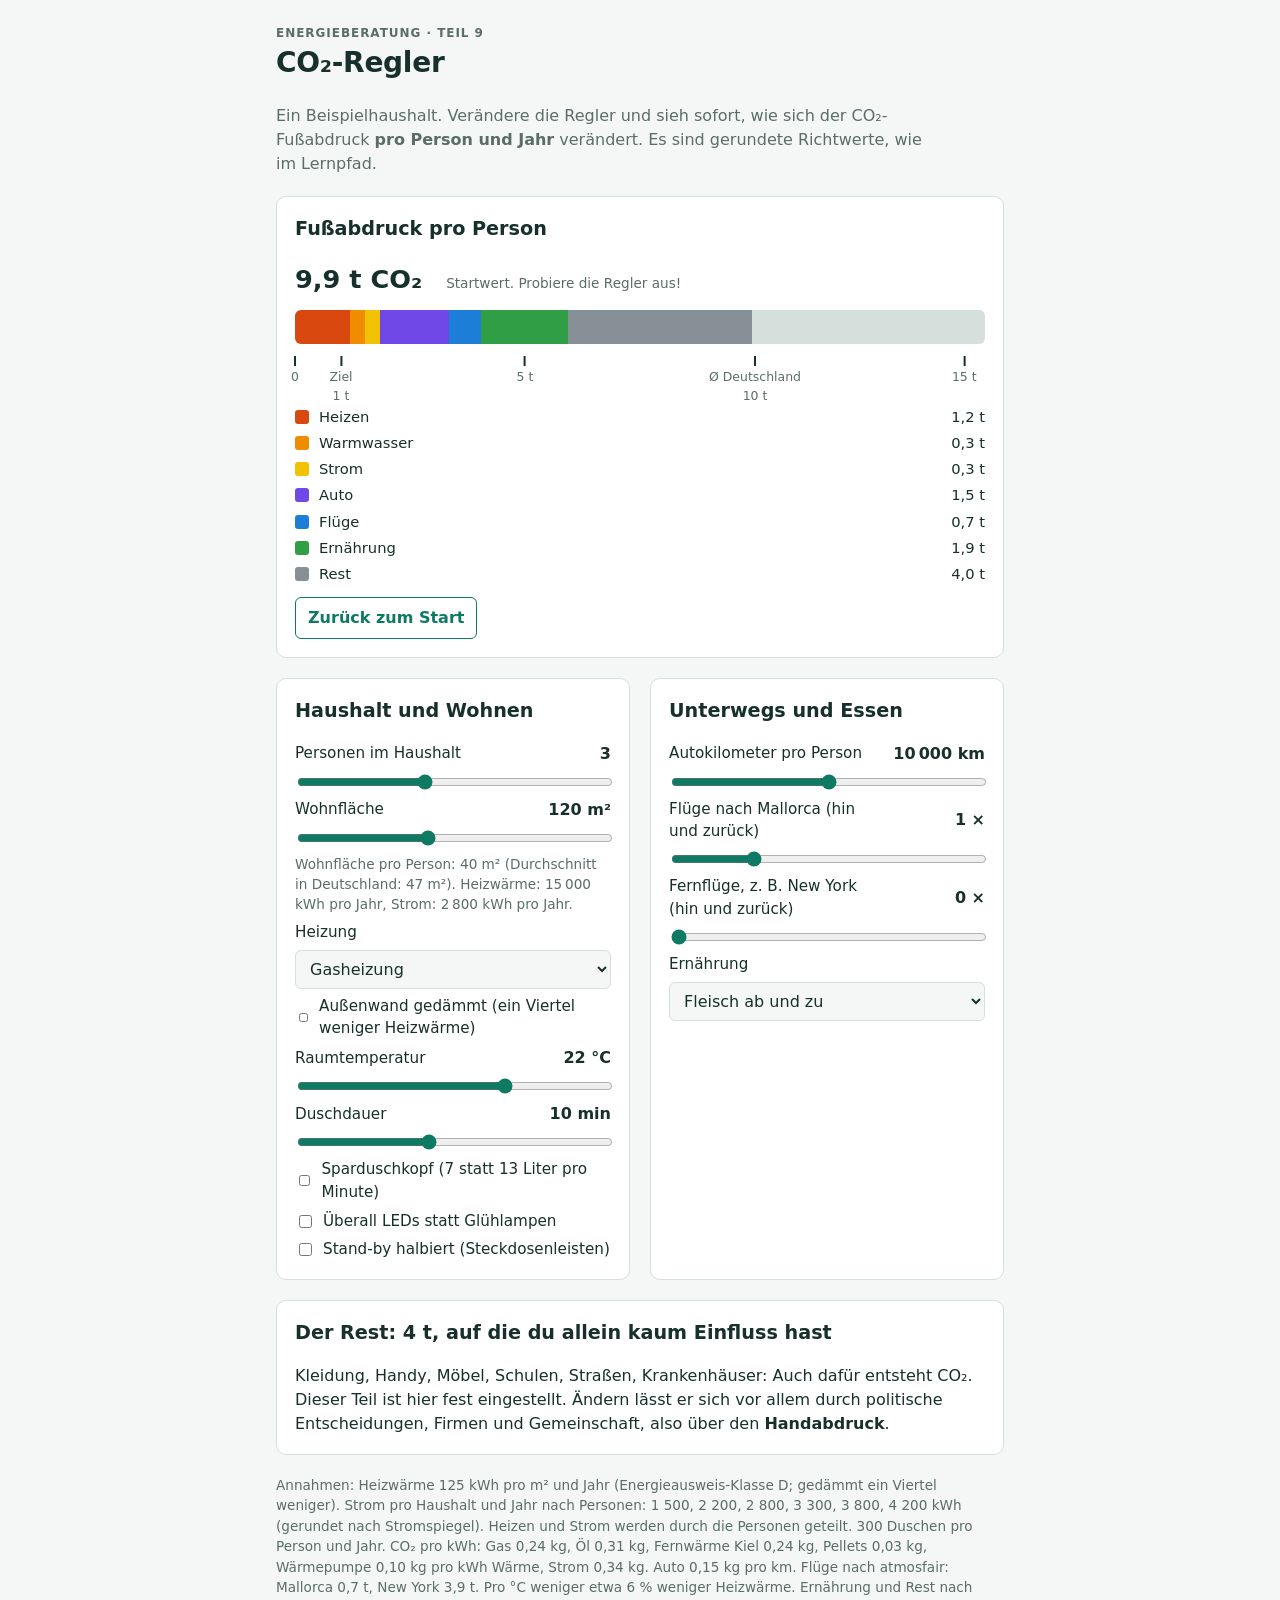
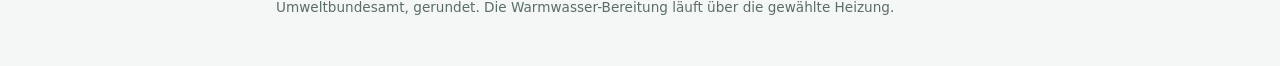
<file: tools/co2-regler.html>
<!doctype html>
<html lang="de">
<head>
<meta charset="utf-8">
<meta name="viewport" content="width=device-width,initial-scale=1">
<title>CO₂-Regler</title>
<meta name="claude:viewport-fit-sides" content="cover">
<style>
/* Layout: eine ruhige Spalte wie ein Arbeitsblatt, Karten nur für Übungen */
:root{
  --bg:#f5f7f6; --surface:#ffffff; --ink:#17302b; --muted:#5a6d68; --line:#d5dfdb;
  --accent:#0e7a63; --accent-ink:#ffffff; --soft:#e3f1ec; --ok:#1d7a3a; --ok-bg:#e2f4e6; --bad:#b3261e; --bad-bg:#fbe7e5;
  --font:"Segoe UI",system-ui,-apple-system,Roboto,"Helvetica Neue",Arial,sans-serif;
}
@media (prefers-color-scheme: dark){:root:not([data-theme="light"]){
  --bg:#101a18; --surface:#182522; --ink:#e3eeea; --muted:#9fb3ad; --line:#2c3d39;
  --accent:#4cc3a3; --accent-ink:#0b1513; --soft:#1d3530; --ok:#7fd69a; --ok-bg:#16301f; --bad:#ff9a90; --bad-bg:#3a1c1a; color-scheme:dark}}
:root[data-theme="dark"]{
  --bg:#101a18; --surface:#182522; --ink:#e3eeea; --muted:#9fb3ad; --line:#2c3d39;
  --accent:#4cc3a3; --accent-ink:#0b1513; --soft:#1d3530; --ok:#7fd69a; --ok-bg:#16301f; --bad:#ff9a90; --bad-bg:#3a1c1a; color-scheme:dark}
*{box-sizing:border-box}
body{background:var(--bg);color:var(--ink);font-family:var(--font);font-size:16px;line-height:1.5;margin:0}
.wrap{max-width:760px;margin:0 auto;padding-block:24px 48px;padding-left:max(16px,env(safe-area-inset-left,0px));padding-right:max(16px,env(safe-area-inset-right,0px));display:flex;flex-direction:column;gap:20px}
h1{font-size:1.75rem;margin:0;text-wrap:balance;letter-spacing:-.01em}
h2{font-size:1.2rem;margin:0 0 4px}
.eyebrow{text-transform:uppercase;letter-spacing:.08em;font-size:.75rem;color:var(--muted);font-weight:600}
p{margin:0}
.lead{color:var(--muted);max-width:65ch}
.card{background:var(--surface);border:1px solid var(--line);border-radius:10px;padding:18px;display:flex;flex-direction:column;gap:12px;min-width:0}
.row{display:flex;flex-wrap:wrap;gap:12px;align-items:flex-end}
label{display:flex;flex-direction:column;gap:4px;font-size:.9rem;color:var(--muted);font-weight:600}
input,select{font:inherit;color:var(--ink);background:var(--bg);border:1px solid var(--line);border-radius:6px;padding:8px 10px;min-width:0;width:11rem}
input:focus-visible,select:focus-visible,button:focus-visible{outline:3px solid var(--accent);outline-offset:2px}
button{font:inherit;font-weight:600;border:1px solid var(--accent);background:var(--surface);color:var(--accent);border-radius:6px;padding:8px 12px;cursor:pointer}
button.primary{background:var(--accent);color:var(--accent-ink)}
button[aria-pressed="true"]{background:var(--accent);color:var(--accent-ink)}
.result{background:var(--soft);border-radius:8px;padding:12px 14px;font-variant-numeric:tabular-nums}
.big{font-size:1.6rem;font-weight:700}
.fb{border-radius:6px;padding:6px 10px;font-size:.95rem}
.fb.ok{background:var(--ok-bg);color:var(--ok)}
.fb.bad{background:var(--bad-bg);color:var(--bad)}
.small{font-size:.85rem;color:var(--muted)}
.num{font-variant-numeric:tabular-nums}
@media (prefers-reduced-motion: reduce){*{transition:none!important;animation:none!important}}

.ctl{display:grid;grid-template-columns:1fr auto;gap:6px 14px;align-items:center}
.ctl > span{font-size:.95rem}
.ctl output{font-weight:700;font-variant-numeric:tabular-nums;min-width:6.5rem;text-align:right}
.ctl input[type=range]{grid-column:1 / -1;width:100%;padding:0;accent-color:var(--accent);background:none;border:0}
.ctl select{width:100%;grid-column:1 / -1}
.chk{flex-direction:row;align-items:center;gap:8px;color:var(--ink);font-weight:500;font-size:.95rem;grid-column:1 / -1}
.chk input{width:auto}
.stack{display:flex;height:34px;border-radius:6px;overflow:hidden;background:var(--line)}
.stack div{height:100%;transition:width .25s}
.axis{position:relative;height:38px;font-size:.78rem;color:var(--muted)}
.axis span{position:absolute;top:0;transform:translateX(-50%);white-space:nowrap;text-align:center}
.axis span::before{content:"";display:block;width:2px;height:10px;background:var(--ink);margin:0 auto 2px}
.legend{display:grid;grid-template-columns:auto 1fr auto;gap:4px 10px;font-size:.92rem;align-items:center}
.legend i{width:14px;height:14px;border-radius:3px;display:inline-block}
.legend .num{text-align:right}
.grid2{display:grid;grid-template-columns:repeat(auto-fit,minmax(260px,1fr));gap:20px}
.top{display:flex;flex-wrap:wrap;gap:8px 24px;align-items:baseline}
</style>
<div class="wrap">
  <div><div class="eyebrow">Energieberatung · Teil 9</div><h1>CO₂-Regler</h1></div>
  <p class="lead">Ein Beispielhaushalt. Verändere die Regler und sieh sofort, wie sich der CO₂-Fußabdruck <b>pro Person und Jahr</b> verändert. Es sind gerundete Richtwerte, wie im Lernpfad.</p>

  <section class="card" aria-labelledby="h-erg">
    <h2 id="h-erg">Fußabdruck pro Person</h2>
    <div class="top">
      <div class="big num" id="total" aria-live="polite"></div>
      <div id="diff" class="small"></div>
    </div>
    <div class="stack" id="stack" aria-hidden="true"></div>
    <div class="axis" id="axis" aria-hidden="true"></div>
    <div class="legend" id="legend"></div>
    <div class="row"><button id="reset">Zurück zum Start</button></div>
  </section>

  <div class="grid2">
    <section class="card" aria-labelledby="h-wohnen">
      <h2 id="h-wohnen">Haushalt und Wohnen</h2>
      <div class="ctl">
        <span>Personen im Haushalt</span><output id="o-pers"></output>
        <input type="range" id="pers" min="1" max="6" step="1" value="3" aria-label="Personen im Haushalt">
        <span>Wohnfläche</span><output id="o-flae"></output>
        <input type="range" id="flae" min="30" max="250" step="5" value="120" aria-label="Wohnfläche">
        <p class="small" id="pp" style="grid-column:1 / -1"></p>
        <span>Heizung</span><span></span>
        <select id="heiz" aria-label="Heizung">
          <option value="0.24">Gasheizung</option><option value="0.31">Ölheizung</option>
          <option value="0.24f">Fernwärme Kiel</option><option value="0.03">Holzpellets</option><option value="0.10">Wärmepumpe</option></select>
        <label class="chk"><input type="checkbox" id="daemm"> Außenwand gedämmt (ein Viertel weniger Heizwärme)</label>
        <span>Raumtemperatur</span><output id="o-temp"></output>
        <input type="range" id="temp" min="18" max="24" step="1" value="22" aria-label="Raumtemperatur">
        <span>Duschdauer</span><output id="o-dusch"></output>
        <input type="range" id="dusch" min="3" max="20" step="1" value="10" aria-label="Duschdauer">
        <label class="chk"><input type="checkbox" id="spar"> Sparduschkopf (7 statt 13 Liter pro Minute)</label>
        <label class="chk"><input type="checkbox" id="led"> Überall LEDs statt Glühlampen</label>
        <label class="chk"><input type="checkbox" id="standby"> Stand-by halbiert (Steckdosenleisten)</label>
      </div>
    </section>

    <section class="card" aria-labelledby="h-unterwegs">
      <h2 id="h-unterwegs">Unterwegs und Essen</h2>
      <div class="ctl">
        <span>Autokilometer pro Person</span><output id="o-auto"></output>
        <input type="range" id="auto" min="0" max="20000" step="1000" value="10000" aria-label="Autokilometer pro Jahr">
        <span>Flüge nach Mallorca (hin und zurück)</span><output id="o-mal"></output>
        <input type="range" id="mal" min="0" max="4" step="1" value="1" aria-label="Mallorca-Flüge">
        <span>Fernflüge, z. B. New York (hin und zurück)</span><output id="o-fern"></output>
        <input type="range" id="fern" min="0" max="3" step="1" value="0" aria-label="Fernflüge">
        <span>Ernährung</span><span></span>
        <select id="essen" aria-label="Ernährung">
          <option value="2.2">viel Fleisch (fast täglich)</option><option value="1.9" selected>Fleisch ab und zu</option>
          <option value="1.7">vegetarisch</option><option value="1.3">vegan</option></select>
      </div>
    </section>
  </div>

  <section class="card" aria-labelledby="h-rest">
    <h2 id="h-rest">Der Rest: 4 t, auf die du allein kaum Einfluss hast</h2>
    <p>Kleidung, Handy, Möbel, Schulen, Straßen, Krankenhäuser: Auch dafür entsteht CO₂. Dieser Teil ist hier fest eingestellt. Ändern lässt er sich vor allem durch politische Entscheidungen, Firmen und Gemeinschaft, also über den <b>Handabdruck</b>.</p>
  </section>

  <p class="small">Annahmen: Heizwärme 125 kWh pro m² und Jahr (Energieausweis-Klasse D; gedämmt ein Viertel weniger). Strom pro Haushalt und Jahr nach Personen: 1 500, 2 200, 2 800, 3 300, 3 800, 4 200 kWh (gerundet nach Stromspiegel). Heizen und Strom werden durch die Personen geteilt. 300 Duschen pro Person und Jahr. CO₂ pro kWh: Gas 0,24 kg, Öl 0,31 kg, Fernwärme Kiel 0,24 kg, Pellets 0,03 kg, Wärmepumpe 0,10 kg pro kWh Wärme, Strom 0,34 kg. Auto 0,15 kg pro km. Flüge nach atmosfair: Mallorca 0,7 t, New York 3,9 t. Pro °C weniger etwa 6 % weniger Heizwärme. Ernährung und Rest nach Umweltbundesamt, gerundet. Die Warmwasser-Bereitung läuft über die gewählte Heizung.</p>
</div>
<script>
const $=id=>document.getElementById(id);
const KW=125, SKG=0.34, STROMP=[0,1500,2200,2800,3300,3800,4200];
const C=[["Heizen","#d9480f"],["Warmwasser","#f08c00"],["Strom","#f2c200"],["Auto","#7048e8"],["Flüge","#1c7ed6"],["Ernährung","#2f9e44"],["Rest","#868e96"]];
const f1=n=>n.toLocaleString("de-DE",{minimumFractionDigits:1,maximumFractionDigits:1});
const f0=n=>n.toLocaleString("de-DE",{maximumFractionDigits:0}).replace(/\./g,"\u202f");
const ids=["pers","flae","heiz","daemm","temp","dusch","spar","led","standby","auto","mal","fern","essen"];
const start={};
ids.forEach(i=>{const e=$(i);start[i]=e.type==="checkbox"?e.checked:e.value;});
const MAX=15;
function calc(){
  const P=+$("pers").value, A=+$("flae").value;
  const k=parseFloat($("heiz").value);
  let heat=A*KW*($("daemm").checked?0.75:1)*(1-0.06*(22-+$("temp").value));
  const heiz=heat*k/P/1000;
  const lpm=$("spar").checked?7:13;
  const ww=+$("dusch").value*lpm*30*1.16/1000*300*k/1000;
  let strom=STROMP[P]-($("led").checked?220:0)-($("standby").checked?150:0);
  const st=strom*SKG/P/1000;
  const auto=+$("auto").value*0.15/1000;
  const fl=+$("mal").value*0.7+ +$("fern").value*3.9;
  const ess=parseFloat($("essen").value);
  return [heiz,ww,st,auto,fl,ess,4.0];
}
let base=null;
function render(){
  $("o-pers").textContent=$("pers").value;
  $("o-flae").textContent=$("flae").value+" m²";
  const pp=+$("flae").value/+$("pers").value;
  $("pp").textContent="Wohnfläche pro Person: "+f0(pp)+" m² (Durchschnitt in Deutschland: 47 m²). Heizwärme: "+f0(+$("flae").value*KW)+" kWh pro Jahr, Strom: "+f0(STROMP[+$("pers").value])+" kWh pro Jahr.";
  $("o-temp").textContent=$("temp").value+" °C";
  $("o-dusch").textContent=$("dusch").value+" min";
  $("o-auto").textContent=f0(+$("auto").value)+" km";
  $("o-mal").textContent=$("mal").value+" ×";
  $("o-fern").textContent=$("fern").value+" ×";
  const v=calc(), t=v.reduce((a,b)=>a+b,0);
  if(base===null) base=t;
  $("total").textContent=f1(t)+" t CO₂";
  const d=base-t;
  $("diff").textContent=Math.abs(d)<0.05?"Startwert. Probiere die Regler aus!":(d>0?"Gespart: "+f1(d)+" t ("+f0(d/base*100)+" %)":"Mehr als am Start: "+f1(-d)+" t");
  $("stack").innerHTML=v.map((x,i)=>`<div style="width:${x/MAX*100}%;background:${C[i][1]}" title="${C[i][0]}"></div>`).join("");
  $("legend").innerHTML=v.map((x,i)=>`<i style="background:${C[i][1]}"></i><span>${C[i][0]}</span><span class="num">${f1(x)} t</span>`).join("");
  $("axis").innerHTML=[[0,"0"],[1,"Ziel<br>1 t"],[5,"5 t"],[10,"Ø Deutschland<br>10 t"],[15,"15 t"]].map(([x,l])=>`<span style="left:${Math.min(x/MAX*100,97)}%">${l}</span>`).join("");
}
ids.forEach(i=>{$(i).addEventListener("input",render);$(i).addEventListener("change",render);});
$("reset").addEventListener("click",()=>{ids.forEach(i=>{const e=$(i);if(e.type==="checkbox")e.checked=start[i];else e.value=start[i];});render();});
render();
</script>

</html>
</file>
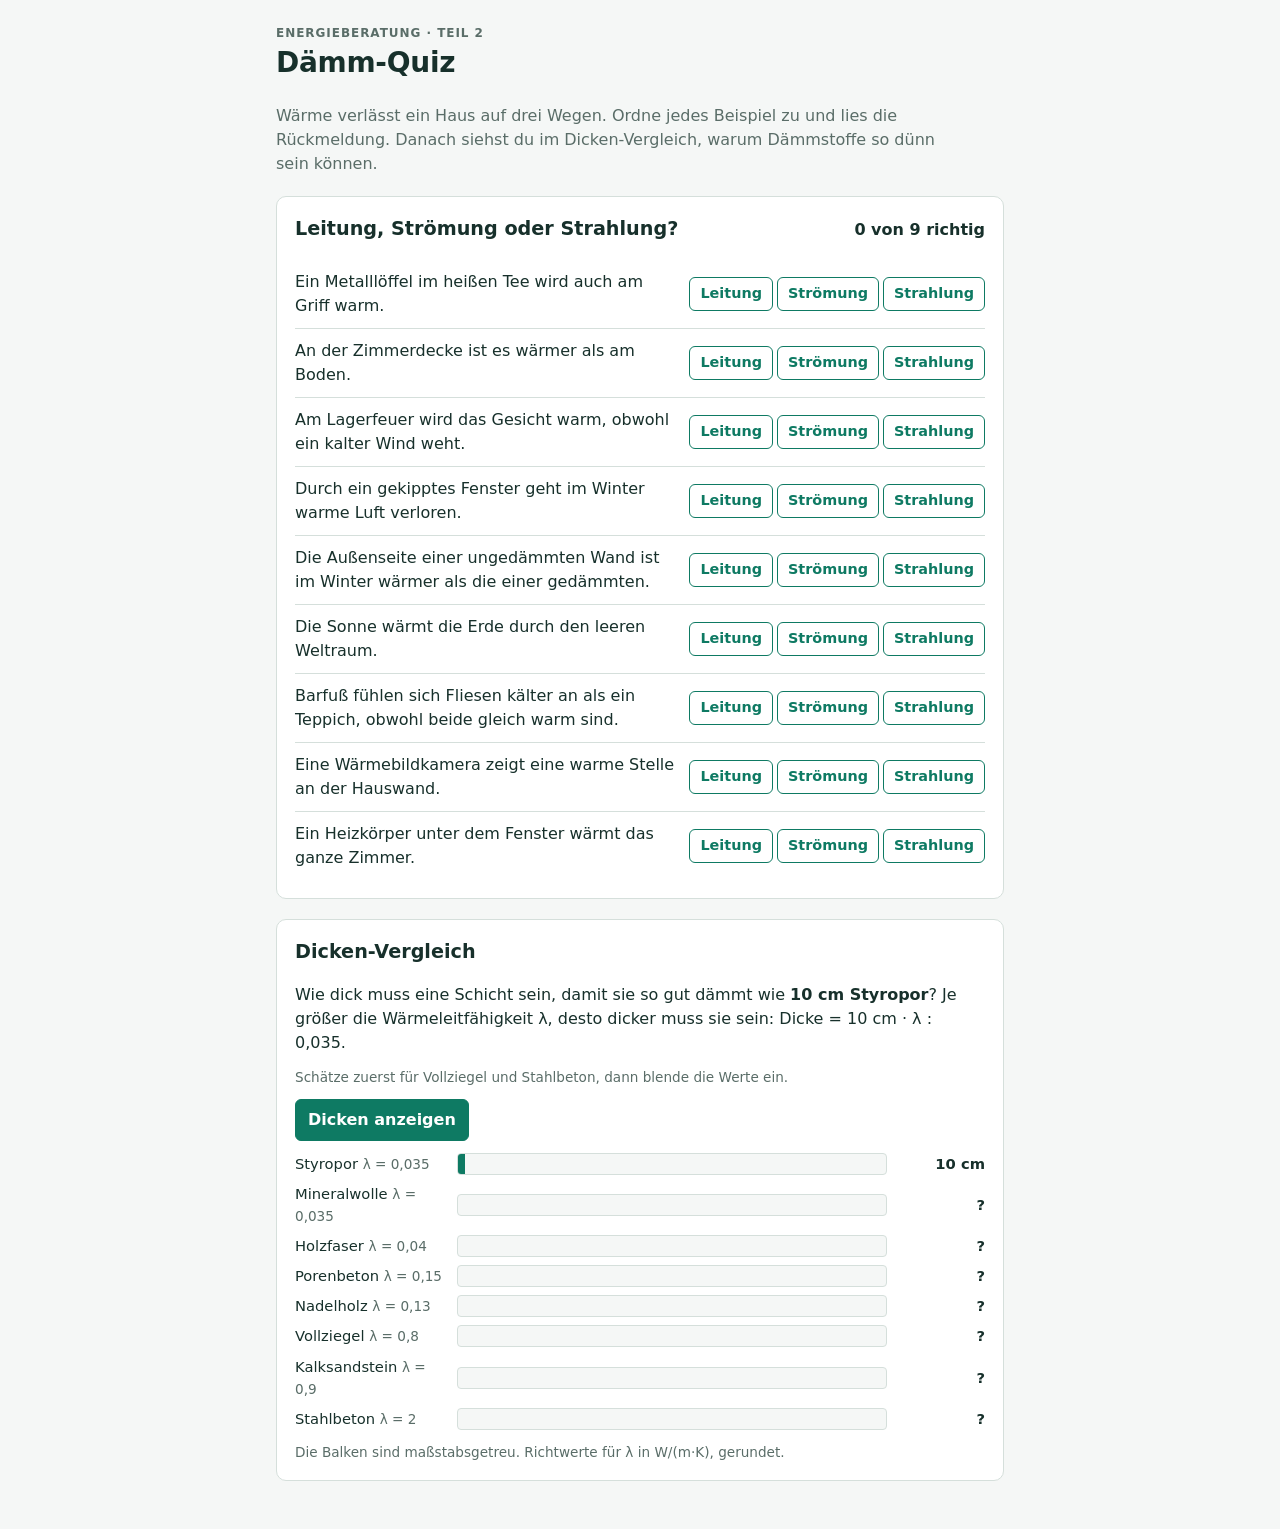
<file: tools/daemm-quiz.html>
<!doctype html>
<html lang="de">
<head>
<meta charset="utf-8">
<meta name="viewport" content="width=device-width,initial-scale=1">
<title>Dämm-Quiz</title>
<meta name="claude:viewport-fit-sides" content="cover">
<style>
/* Layout: eine ruhige Spalte wie ein Arbeitsblatt, Karten nur für Übungen */
:root{
  --bg:#f5f7f6; --surface:#ffffff; --ink:#17302b; --muted:#5a6d68; --line:#d5dfdb;
  --accent:#0e7a63; --accent-ink:#ffffff; --soft:#e3f1ec; --ok:#1d7a3a; --ok-bg:#e2f4e6; --bad:#b3261e; --bad-bg:#fbe7e5;
  --font:"Segoe UI",system-ui,-apple-system,Roboto,"Helvetica Neue",Arial,sans-serif;
}
@media (prefers-color-scheme: dark){:root:not([data-theme="light"]){
  --bg:#101a18; --surface:#182522; --ink:#e3eeea; --muted:#9fb3ad; --line:#2c3d39;
  --accent:#4cc3a3; --accent-ink:#0b1513; --soft:#1d3530; --ok:#7fd69a; --ok-bg:#16301f; --bad:#ff9a90; --bad-bg:#3a1c1a; color-scheme:dark}}
:root[data-theme="dark"]{
  --bg:#101a18; --surface:#182522; --ink:#e3eeea; --muted:#9fb3ad; --line:#2c3d39;
  --accent:#4cc3a3; --accent-ink:#0b1513; --soft:#1d3530; --ok:#7fd69a; --ok-bg:#16301f; --bad:#ff9a90; --bad-bg:#3a1c1a; color-scheme:dark}
*{box-sizing:border-box}
body{background:var(--bg);color:var(--ink);font-family:var(--font);font-size:16px;line-height:1.5;margin:0}
.wrap{max-width:760px;margin:0 auto;padding-block:24px 48px;padding-left:max(16px,env(safe-area-inset-left,0px));padding-right:max(16px,env(safe-area-inset-right,0px));display:flex;flex-direction:column;gap:20px}
h1{font-size:1.75rem;margin:0;text-wrap:balance;letter-spacing:-.01em}
h2{font-size:1.2rem;margin:0 0 4px}
.eyebrow{text-transform:uppercase;letter-spacing:.08em;font-size:.75rem;color:var(--muted);font-weight:600}
p{margin:0}
.lead{color:var(--muted);max-width:65ch}
.card{background:var(--surface);border:1px solid var(--line);border-radius:10px;padding:18px;display:flex;flex-direction:column;gap:12px;min-width:0}
.row{display:flex;flex-wrap:wrap;gap:12px;align-items:flex-end}
label{display:flex;flex-direction:column;gap:4px;font-size:.9rem;color:var(--muted);font-weight:600}
input,select{font:inherit;color:var(--ink);background:var(--bg);border:1px solid var(--line);border-radius:6px;padding:8px 10px;min-width:0;width:11rem}
input:focus-visible,select:focus-visible,button:focus-visible{outline:3px solid var(--accent);outline-offset:2px}
button{font:inherit;font-weight:600;border:1px solid var(--accent);background:var(--surface);color:var(--accent);border-radius:6px;padding:8px 12px;cursor:pointer}
button.primary{background:var(--accent);color:var(--accent-ink)}
button[aria-pressed="true"]{background:var(--accent);color:var(--accent-ink)}
.result{background:var(--soft);border-radius:8px;padding:12px 14px;font-variant-numeric:tabular-nums}
.big{font-size:1.6rem;font-weight:700}
.fb{border-radius:6px;padding:6px 10px;font-size:.95rem}
.fb.ok{background:var(--ok-bg);color:var(--ok)}
.fb.bad{background:var(--bad-bg);color:var(--bad)}
.small{font-size:.85rem;color:var(--muted)}
.num{font-variant-numeric:tabular-nums}
@media (prefers-reduced-motion: reduce){*{transition:none!important;animation:none!important}}

.q{display:grid;grid-template-columns:1fr auto;gap:8px 14px;align-items:center;padding-block:10px;border-top:1px solid var(--line)}
.q:first-of-type{border-top:0}
.opts{display:flex;gap:4px;flex-wrap:wrap}
.opts button{padding:5px 10px;font-size:.9rem}
.bars{display:flex;flex-direction:column;gap:8px}
.bar{display:grid;grid-template-columns:9.5rem 1fr 5.5rem;gap:10px;align-items:center;font-size:.92rem}
.track{background:var(--bg);border:1px solid var(--line);border-radius:4px;height:22px;overflow:hidden}
.fill{height:100%;background:var(--accent);transition:width .4s}
.bar .num{text-align:right;font-weight:600}
.score{font-weight:700;font-variant-numeric:tabular-nums}
@media (max-width:560px){.q{grid-template-columns:1fr}.bar{grid-template-columns:6.5rem 1fr 4.5rem;font-size:.82rem}}
</style>
<div class="wrap">
  <div><div class="eyebrow">Energieberatung · Teil 2</div><h1>Dämm-Quiz</h1></div>
  <p class="lead">Wärme verlässt ein Haus auf drei Wegen. Ordne jedes Beispiel zu und lies die Rückmeldung. Danach siehst du im Dicken-Vergleich, warum Dämmstoffe so dünn sein können.</p>

  <section class="card" aria-labelledby="h1q">
    <div class="row" style="justify-content:space-between;align-items:baseline"><h2 id="h1q">Leitung, Strömung oder Strahlung?</h2><span class="score" id="score">0 von 9 richtig</span></div>
    <div id="quiz"></div>
  </section>

  <section class="card" aria-labelledby="h2q">
    <h2 id="h2q">Dicken-Vergleich</h2>
    <p>Wie dick muss eine Schicht sein, damit sie so gut dämmt wie <strong>10 cm Styropor</strong>? Je größer die Wärmeleitfähigkeit λ, desto dicker muss sie sein: Dicke = 10 cm · λ : 0,035.</p>
    <p class="small">Schätze zuerst für Vollziegel und Stahlbeton, dann blende die Werte ein.</p>
    <div><button type="button" class="primary" id="show">Dicken anzeigen</button></div>
    <div class="bars" id="bars"></div>
    <p class="small">Die Balken sind maßstabsgetreu. Richtwerte für λ in W/(m·K), gerundet.</p>
  </section>
</div>
<script>
const Q=[
["Ein Metalllöffel im heißen Tee wird auch am Griff warm.","L","Die Wärme wandert durch das Metall von Teilchen zu Teilchen. Metall leitet Wärme gut."],
["An der Zimmerdecke ist es wärmer als am Boden.","S","Warme Luft dehnt sich aus, wird leichter und steigt nach oben."],
["Am Lagerfeuer wird das Gesicht warm, obwohl ein kalter Wind weht.","R","Die Infrarotstrahlung des Feuers erreicht dich direkt, die Luft dazwischen braucht sie nicht."],
["Durch ein gekipptes Fenster geht im Winter warme Luft verloren.","S","Die warme Luft strömt mitsamt ihrer Wärme nach draußen."],
["Die Außenseite einer ungedämmten Wand ist im Winter wärmer als die einer gedämmten.","L","Die Wärme wird durch das Mauerwerk nach außen geleitet. Die Dämmung bremst diese Leitung."],
["Die Sonne wärmt die Erde durch den leeren Weltraum.","R","Im Weltraum gibt es keine Teilchen. Nur Strahlung kommt dort hindurch."],
["Barfuß fühlen sich Fliesen kälter an als ein Teppich, obwohl beide gleich warm sind.","L","Fliesen leiten die Wärme schnell aus dem Fuß ab. Im Teppich steckt viel ruhende Luft, die schlecht leitet."],
["Eine Wärmebildkamera zeigt eine warme Stelle an der Hauswand.","R","Die Kamera misst die Infrarotstrahlung, die jede Oberfläche aussendet."],
["Ein Heizkörper unter dem Fenster wärmt das ganze Zimmer.","S","Die warme Luft steigt auf, kühlt am Fenster ab und sinkt wieder. Es entsteht eine Luftwalze."]];
const N={L:"Leitung",S:"Strömung",R:"Strahlung"};
const done=new Set(),qz=document.getElementById("quiz"),score=document.getElementById("score");
Q.forEach((q,n)=>{
  const d=document.createElement("div");d.className="q";
  d.innerHTML="<div>"+q[0]+"</div><div class='opts' role='group' aria-label='Art des Wärmetransports'></div><div class='fb' hidden style='grid-column:1/-1'></div>";
  const o=d.querySelector(".opts"),fb=d.querySelector(".fb");
  Object.keys(N).forEach(k=>{const b=document.createElement("button");b.type="button";b.textContent=N[k];b.setAttribute("aria-pressed","false");
    b.onclick=()=>{o.querySelectorAll("button").forEach(x=>x.setAttribute("aria-pressed","false"));b.setAttribute("aria-pressed","true");fb.hidden=false;
      if(k===q[1]){fb.className="fb ok";fb.textContent="Richtig, "+N[k]+". "+q[2];done.add(n);}
      else{fb.className="fb bad";fb.textContent="Nicht ganz. Überlege: Wandert die Wärme durch einen Stoff, bewegt sich warme Luft oder Flüssigkeit, oder geht es ganz ohne Stoff dazwischen?";done.delete(n);}
      score.textContent=done.size+" von "+Q.length+" richtig";};
    o.appendChild(b);});
  qz.appendChild(d);
});
const M=[["Styropor",0.035],["Mineralwolle",0.035],["Holzfaser",0.04],["Porenbeton",0.15],["Nadelholz",0.13],["Vollziegel",0.8],["Kalksandstein",0.9],["Stahlbeton",2.0]];
const bars=document.getElementById("bars"),max=10*2.0/0.035;
M.forEach(m=>{const cm=10*m[1]/0.035;const r=document.createElement("div");r.className="bar";
  r.innerHTML="<span>"+m[0]+" <span class='small'>λ = "+m[1].toLocaleString("de-DE")+"</span></span><div class='track'><div class='fill' style='width:"+(m[0]==="Styropor"?cm/max*100:0)+"%'></div></div><span class='num'>"+(m[0]==="Styropor"?"10 cm":"?")+"</span>";
  r.dataset.w=(cm/max*100).toFixed(2);r.dataset.t=cm>=100?(cm/100).toLocaleString("de-DE",{maximumFractionDigits:1})+" m":Math.round(cm)+" cm";bars.appendChild(r);});
document.getElementById("show").onclick=()=>{bars.querySelectorAll(".bar").forEach(r=>{r.querySelector(".fill").style.width=Math.max(.4,r.dataset.w)+"%";r.querySelector(".num").textContent=r.dataset.t;});};
</script>

</html>
</file>
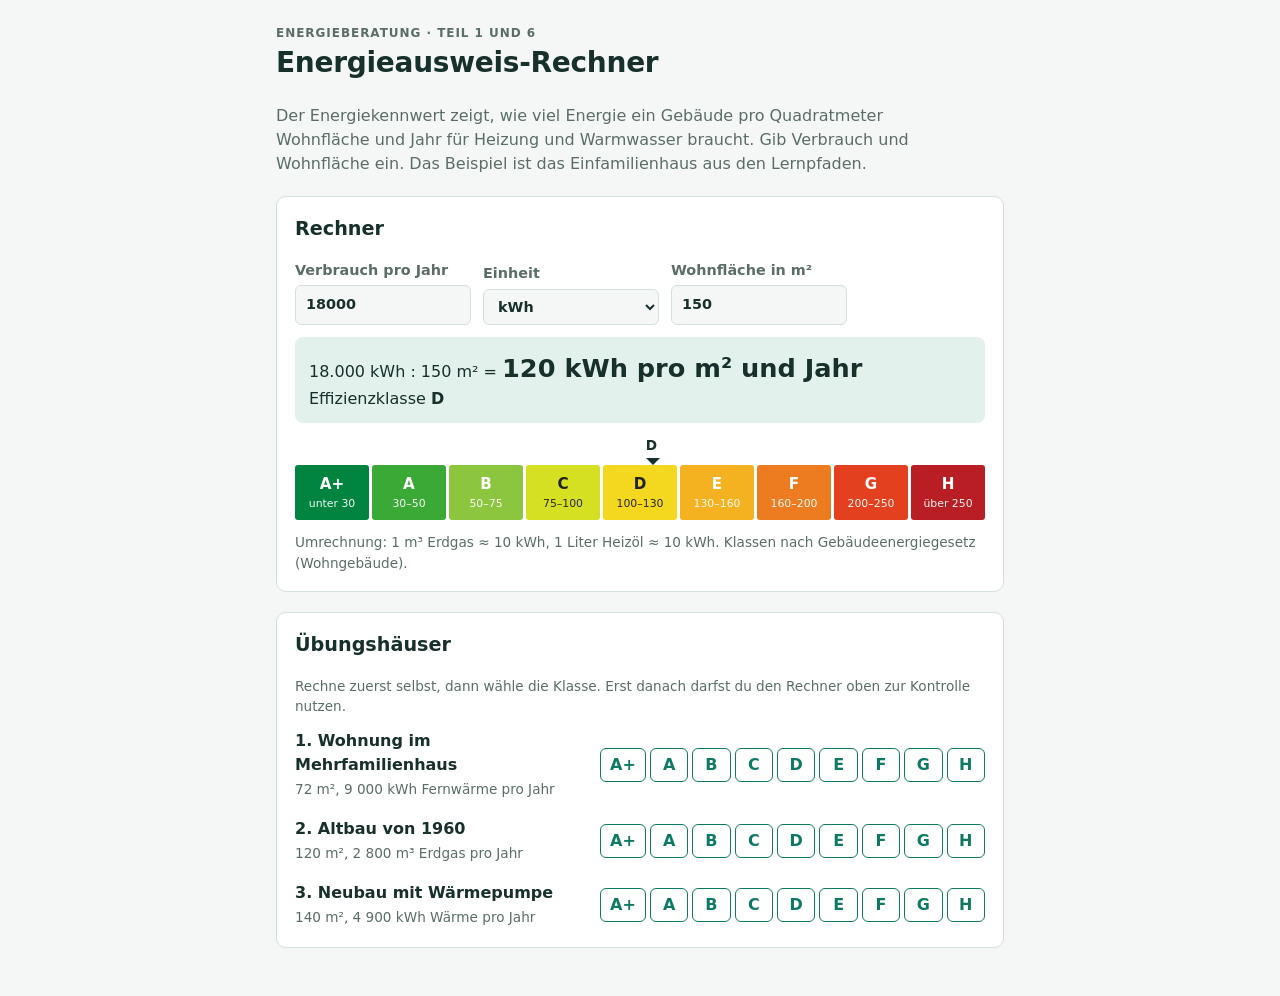
<file: tools/energieausweis-rechner.html>
<!doctype html>
<html lang="de">
<head>
<meta charset="utf-8">
<meta name="viewport" content="width=device-width,initial-scale=1">
<title>Energieausweis-Rechner</title>
<meta name="claude:viewport-fit-sides" content="cover">
<style>
/* Layout: eine ruhige Spalte wie ein Arbeitsblatt, Karten nur für Übungen */
:root{
  --bg:#f5f7f6; --surface:#ffffff; --ink:#17302b; --muted:#5a6d68; --line:#d5dfdb;
  --accent:#0e7a63; --accent-ink:#ffffff; --soft:#e3f1ec; --ok:#1d7a3a; --ok-bg:#e2f4e6; --bad:#b3261e; --bad-bg:#fbe7e5;
  --font:"Segoe UI",system-ui,-apple-system,Roboto,"Helvetica Neue",Arial,sans-serif;
}
@media (prefers-color-scheme: dark){:root:not([data-theme="light"]){
  --bg:#101a18; --surface:#182522; --ink:#e3eeea; --muted:#9fb3ad; --line:#2c3d39;
  --accent:#4cc3a3; --accent-ink:#0b1513; --soft:#1d3530; --ok:#7fd69a; --ok-bg:#16301f; --bad:#ff9a90; --bad-bg:#3a1c1a; color-scheme:dark}}
:root[data-theme="dark"]{
  --bg:#101a18; --surface:#182522; --ink:#e3eeea; --muted:#9fb3ad; --line:#2c3d39;
  --accent:#4cc3a3; --accent-ink:#0b1513; --soft:#1d3530; --ok:#7fd69a; --ok-bg:#16301f; --bad:#ff9a90; --bad-bg:#3a1c1a; color-scheme:dark}
*{box-sizing:border-box}
body{background:var(--bg);color:var(--ink);font-family:var(--font);font-size:16px;line-height:1.5;margin:0}
.wrap{max-width:760px;margin:0 auto;padding-block:24px 48px;padding-left:max(16px,env(safe-area-inset-left,0px));padding-right:max(16px,env(safe-area-inset-right,0px));display:flex;flex-direction:column;gap:20px}
h1{font-size:1.75rem;margin:0;text-wrap:balance;letter-spacing:-.01em}
h2{font-size:1.2rem;margin:0 0 4px}
.eyebrow{text-transform:uppercase;letter-spacing:.08em;font-size:.75rem;color:var(--muted);font-weight:600}
p{margin:0}
.lead{color:var(--muted);max-width:65ch}
.card{background:var(--surface);border:1px solid var(--line);border-radius:10px;padding:18px;display:flex;flex-direction:column;gap:12px;min-width:0}
.row{display:flex;flex-wrap:wrap;gap:12px;align-items:flex-end}
label{display:flex;flex-direction:column;gap:4px;font-size:.9rem;color:var(--muted);font-weight:600}
input,select{font:inherit;color:var(--ink);background:var(--bg);border:1px solid var(--line);border-radius:6px;padding:8px 10px;min-width:0;width:11rem}
input:focus-visible,select:focus-visible,button:focus-visible{outline:3px solid var(--accent);outline-offset:2px}
button{font:inherit;font-weight:600;border:1px solid var(--accent);background:var(--surface);color:var(--accent);border-radius:6px;padding:8px 12px;cursor:pointer}
button.primary{background:var(--accent);color:var(--accent-ink)}
button[aria-pressed="true"]{background:var(--accent);color:var(--accent-ink)}
.result{background:var(--soft);border-radius:8px;padding:12px 14px;font-variant-numeric:tabular-nums}
.big{font-size:1.6rem;font-weight:700}
.fb{border-radius:6px;padding:6px 10px;font-size:.95rem}
.fb.ok{background:var(--ok-bg);color:var(--ok)}
.fb.bad{background:var(--bad-bg);color:var(--bad)}
.small{font-size:.85rem;color:var(--muted)}
.num{font-variant-numeric:tabular-nums}
@media (prefers-reduced-motion: reduce){*{transition:none!important;animation:none!important}}

.scale{display:grid;grid-template-columns:repeat(9,1fr);gap:3px;position:relative;padding-top:30px}
.scale div{color:#fff;font-weight:700;text-align:center;padding:8px 0;font-size:.95rem;border-radius:3px}
.scale small{display:block;font-weight:500;font-size:.68rem;opacity:.95}
.marker{position:absolute;top:0;transform:translateX(-50%);font-weight:700;font-size:.85rem;white-space:nowrap;transition:left .3s}
.marker::after{content:"";display:block;width:0;height:0;margin:2px auto 0;border:7px solid transparent;border-top-color:var(--ink);border-bottom:0}
.house{display:grid;grid-template-columns:1fr auto;gap:8px 12px;align-items:center}
.classes{display:flex;flex-wrap:wrap;gap:4px}
.classes button{padding:4px 9px;min-width:2.4rem}
@media (max-width:520px){.scale small{display:none}.house{grid-template-columns:1fr}}
</style>
<div class="wrap">
  <div><div class="eyebrow">Energieberatung · Teil 1 und 6</div><h1>Energieausweis-Rechner</h1></div>
  <p class="lead">Der Energiekennwert zeigt, wie viel Energie ein Gebäude pro Quadratmeter Wohnfläche und Jahr für Heizung und Warmwasser braucht. Gib Verbrauch und Wohnfläche ein. Das Beispiel ist das Einfamilienhaus aus den Lernpfaden.</p>

  <section class="card" aria-labelledby="h-rechner">
    <h2 id="h-rechner">Rechner</h2>
    <div class="row">
      <label for="verbrauch">Verbrauch pro Jahr<input id="verbrauch" type="number" min="0" step="any" value="18000"></label>
      <label for="einheit">Einheit<select id="einheit">
        <option value="1">kWh</option><option value="10">m³ Erdgas</option><option value="10">Liter Heizöl</option></select></label>
      <label for="flaeche">Wohnfläche in m²<input id="flaeche" type="number" min="1" step="any" value="150"></label>
    </div>
    <div class="result" id="out" aria-live="polite"></div>
    <div class="scale" id="scale" aria-hidden="true"><span class="marker" id="marker"></span></div>
    <p class="small">Umrechnung: 1 m³ Erdgas ≈ 10 kWh, 1 Liter Heizöl ≈ 10 kWh. Klassen nach Gebäudeenergiegesetz (Wohngebäude).</p>
  </section>

  <section class="card" aria-labelledby="h-ueben">
    <h2 id="h-ueben">Übungshäuser</h2>
    <p class="small">Rechne zuerst selbst, dann wähle die Klasse. Erst danach darfst du den Rechner oben zur Kontrolle nutzen.</p>
    <div id="houses" style="display:flex;flex-direction:column;gap:16px"></div>
  </section>
</div>
<script>
const K=[["A+",0,30,"#00843f"],["A",30,50,"#3aa935"],["B",50,75,"#8cc63f"],["C",75,100,"#d4e021"],["D",100,130,"#f3d81f"],["E",130,160,"#f4b120"],["F",160,200,"#ec7c1f"],["G",200,250,"#e2401f"],["H",250,1e9,"#b81e23"]];
const fmt=n=>n.toLocaleString("de-DE",{maximumFractionDigits:0});
function klasse(w){return K.findIndex(k=>w<k[2]);}
const sc=document.getElementById("scale");
K.forEach(k=>{const d=document.createElement("div");d.style.background=k[3];if(k[0]==="C"||k[0]==="D")d.style.color="#222";d.innerHTML=k[0]+"<small>"+(k[2]>1e8?"über "+k[1]:k[0]==="A+"?"unter 30":k[1]+"–"+k[2])+"</small>";sc.appendChild(d);});
function calc(){
  const v=parseFloat(verbrauch.value),f=parseFloat(flaeche.value),e=parseFloat(einheit.value);
  const out=document.getElementById("out"),m=document.getElementById("marker");
  if(!(v>=0)||!(f>0)){out.textContent="Gib einen Verbrauch und eine Wohnfläche größer als 0 ein.";m.hidden=true;return;}
  const kwh=v*e,w=kwh/f,i=klasse(w);
  out.innerHTML=(e!==1?fmt(v)+" × 10 = "+fmt(kwh)+" kWh · ":"")+fmt(kwh)+" kWh : "+fmt(f)+" m² = <span class='big'>"+w.toLocaleString("de-DE",{maximumFractionDigits:1})+" kWh pro m² und Jahr</span><br>Effizienzklasse <strong>"+K[i][0]+"</strong>";
  const lo=K[i][1],hi=Math.min(K[i][2],K[i][1]+100),pos=Math.min(1,(w-lo)/(hi-lo));
  m.hidden=false;m.style.left=((i+pos)/9*100)+"%";m.textContent=K[i][0];
}
[verbrauch,einheit,flaeche].forEach(x=>x.addEventListener("input",calc));calc();

const H=[["Wohnung im Mehrfamilienhaus","72 m², 9 000 kWh Fernwärme pro Jahr",9000/72],
         ["Altbau von 1960","120 m², 2 800 m³ Erdgas pro Jahr",28000/120],
         ["Neubau mit Wärmepumpe","140 m², 4 900 kWh Wärme pro Jahr",4900/140]];
const hs=document.getElementById("houses");
H.forEach((h,n)=>{
  const box=document.createElement("div");box.className="house";
  box.innerHTML="<div><strong>"+(n+1)+". "+h[0]+"</strong><br><span class='small'>"+h[1]+"</span></div><div class='classes' role='group' aria-label='Klasse wählen'></div><div class='fb' hidden style='grid-column:1/-1'></div>";
  const g=box.querySelector(".classes"),fb=box.querySelector(".fb"),right=klasse(h[2]);
  K.forEach((k,i)=>{const b=document.createElement("button");b.type="button";b.textContent=k[0];b.setAttribute("aria-pressed","false");
    b.onclick=()=>{g.querySelectorAll("button").forEach(x=>x.setAttribute("aria-pressed","false"));b.setAttribute("aria-pressed","true");fb.hidden=false;
      if(i===right){fb.className="fb ok";fb.textContent="Richtig: "+h[2].toLocaleString("de-DE",{maximumFractionDigits:0})+" kWh pro m² und Jahr, Klasse "+k[0]+".";}
      else{fb.className="fb bad";fb.textContent="Noch nicht. Rechne Energie (kWh) : Wohnfläche (m²). "+(n===1?"Denk an die Umrechnung von m³ in kWh.":"");}};
    g.appendChild(b);});
  hs.appendChild(box);
});
</script>

</html>
</file>
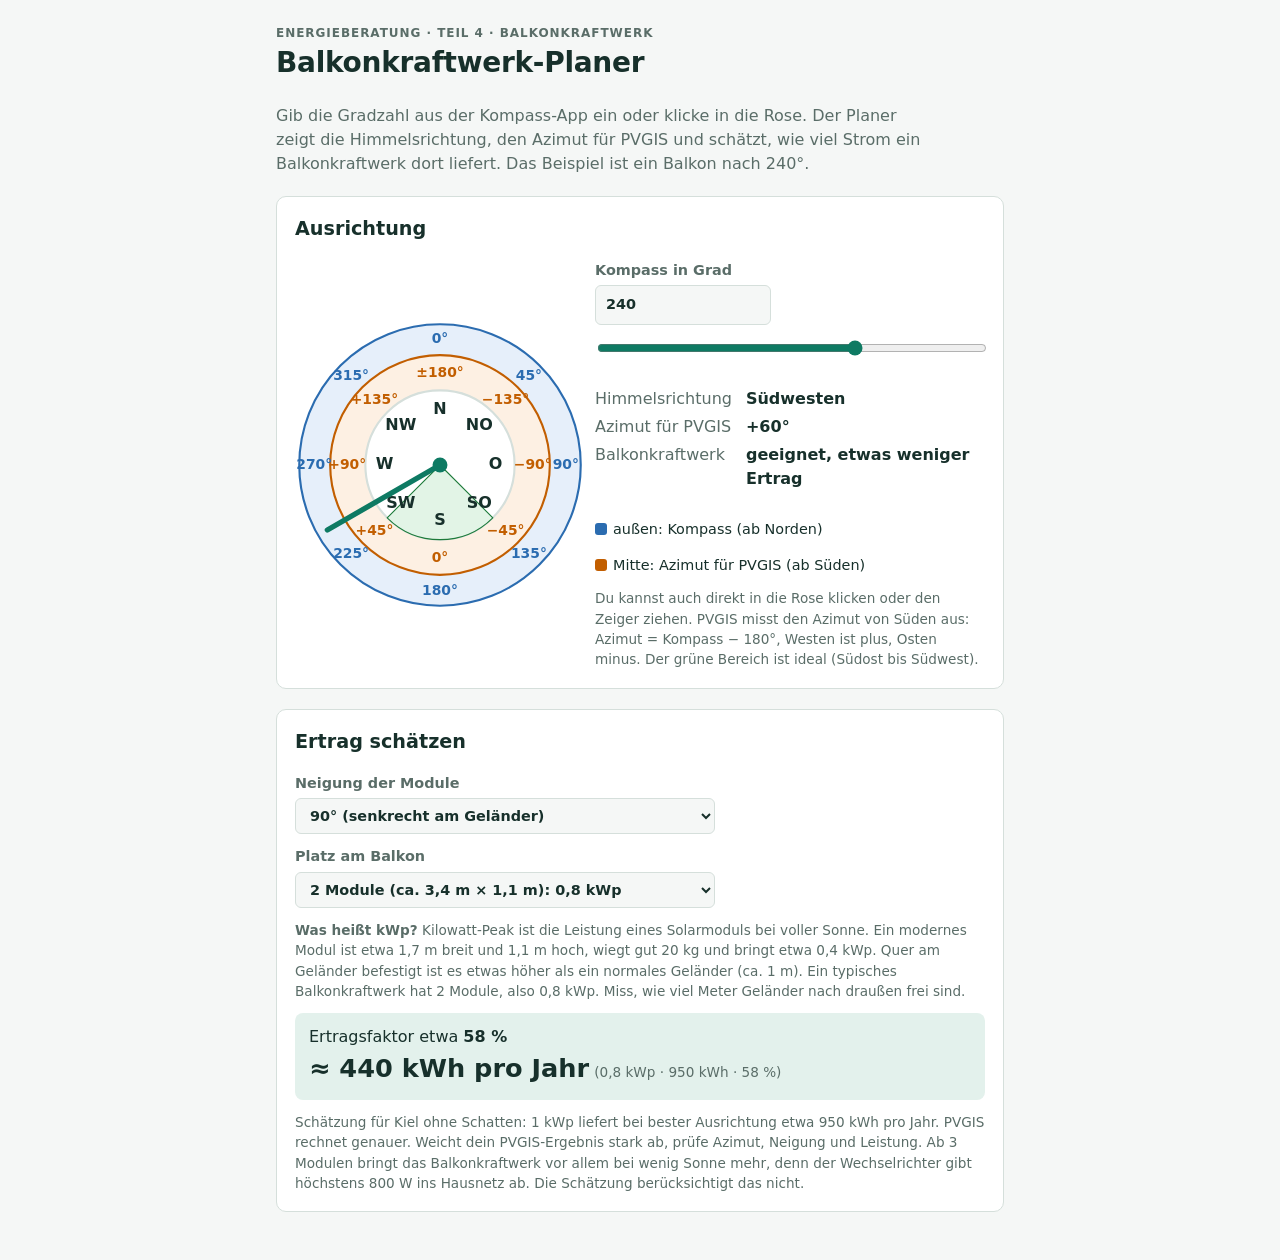
<file: tools/solar-helfer.html>
<!doctype html>
<html lang="de">
<head>
<meta charset="utf-8">
<meta name="viewport" content="width=device-width,initial-scale=1">
<title>Balkonkraftwerk-Planer</title>
<meta name="claude:viewport-fit-sides" content="cover">
<style>
/* Layout: eine ruhige Spalte wie ein Arbeitsblatt, Karten nur für Übungen */
:root{
  --bg:#f5f7f6; --surface:#ffffff; --ink:#17302b; --muted:#5a6d68; --line:#d5dfdb;
  --accent:#0e7a63; --accent-ink:#ffffff; --soft:#e3f1ec; --ok:#1d7a3a; --ok-bg:#e2f4e6; --bad:#b3261e; --bad-bg:#fbe7e5;
  --font:"Segoe UI",system-ui,-apple-system,Roboto,"Helvetica Neue",Arial,sans-serif;
}
@media (prefers-color-scheme: dark){:root:not([data-theme="light"]){
  --bg:#101a18; --surface:#182522; --ink:#e3eeea; --muted:#9fb3ad; --line:#2c3d39;
  --accent:#4cc3a3; --accent-ink:#0b1513; --soft:#1d3530; --ok:#7fd69a; --ok-bg:#16301f; --bad:#ff9a90; --bad-bg:#3a1c1a; color-scheme:dark}}
:root[data-theme="dark"]{
  --bg:#101a18; --surface:#182522; --ink:#e3eeea; --muted:#9fb3ad; --line:#2c3d39;
  --accent:#4cc3a3; --accent-ink:#0b1513; --soft:#1d3530; --ok:#7fd69a; --ok-bg:#16301f; --bad:#ff9a90; --bad-bg:#3a1c1a; color-scheme:dark}
*{box-sizing:border-box}
body{background:var(--bg);color:var(--ink);font-family:var(--font);font-size:16px;line-height:1.5;margin:0}
.wrap{max-width:760px;margin:0 auto;padding-block:24px 48px;padding-left:max(16px,env(safe-area-inset-left,0px));padding-right:max(16px,env(safe-area-inset-right,0px));display:flex;flex-direction:column;gap:20px}
h1{font-size:1.75rem;margin:0;text-wrap:balance;letter-spacing:-.01em}
h2{font-size:1.2rem;margin:0 0 4px}
.eyebrow{text-transform:uppercase;letter-spacing:.08em;font-size:.75rem;color:var(--muted);font-weight:600}
p{margin:0}
.lead{color:var(--muted);max-width:65ch}
.card{background:var(--surface);border:1px solid var(--line);border-radius:10px;padding:18px;display:flex;flex-direction:column;gap:12px;min-width:0}
.row{display:flex;flex-wrap:wrap;gap:12px;align-items:flex-end}
label{display:flex;flex-direction:column;gap:4px;font-size:.9rem;color:var(--muted);font-weight:600}
input,select{font:inherit;color:var(--ink);background:var(--bg);border:1px solid var(--line);border-radius:6px;padding:8px 10px;min-width:0;width:11rem}
input:focus-visible,select:focus-visible,button:focus-visible{outline:3px solid var(--accent);outline-offset:2px}
button{font:inherit;font-weight:600;border:1px solid var(--accent);background:var(--surface);color:var(--accent);border-radius:6px;padding:8px 12px;cursor:pointer}
button.primary{background:var(--accent);color:var(--accent-ink)}
button[aria-pressed="true"]{background:var(--accent);color:var(--accent-ink)}
.result{background:var(--soft);border-radius:8px;padding:12px 14px;font-variant-numeric:tabular-nums}
.big{font-size:1.6rem;font-weight:700}
.fb{border-radius:6px;padding:6px 10px;font-size:.95rem}
.fb.ok{background:var(--ok-bg);color:var(--ok)}
.fb.bad{background:var(--bad-bg);color:var(--bad)}
.small{font-size:.85rem;color:var(--muted)}
.num{font-variant-numeric:tabular-nums}
@media (prefers-reduced-motion: reduce){*{transition:none!important;animation:none!important}}

:root{--blue:#2b6cb0;--blue-bg:#e6effa;--orange:#c25e00;--orange-bg:#fdf0e3}
@media (prefers-color-scheme:dark){:root:not([data-theme=light]){--blue:#8ab8ef;--blue-bg:#16243a;--orange:#f2a65a;--orange-bg:#33230f}}
:root[data-theme=dark]{--blue:#8ab8ef;--blue-bg:#16243a;--orange:#f2a65a;--orange-bg:#33230f}
.grid2{display:grid;grid-template-columns:280px 1fr;gap:20px;align-items:center}
svg text{fill:var(--ink);font-family:var(--font);font-size:15px;font-weight:700;pointer-events:none}
svg text.c{fill:var(--blue);font-size:13px}
svg text.p{fill:var(--orange);font-size:13px}
.lg{display:flex;gap:14px;flex-wrap:wrap;font-size:.9rem}.lg span::before{content:'';display:inline-block;width:12px;height:12px;border-radius:3px;margin-right:6px;vertical-align:-1px;background:var(--c)}
.kv{display:grid;grid-template-columns:auto 1fr;gap:4px 14px;font-variant-numeric:tabular-nums}
.kv dt{color:var(--muted)} .kv dd{margin:0;font-weight:700}
input[type=range]{width:100%;padding:0;accent-color:var(--accent)}
@media (max-width:560px){.grid2{grid-template-columns:1fr;justify-items:center}}
</style>
</head>
<body>

<div class="wrap">
  <div><div class="eyebrow">Energieberatung · Teil 4 · Balkonkraftwerk</div><h1>Balkonkraftwerk-Planer</h1></div>
  <p class="lead">Gib die Gradzahl aus der Kompass-App ein oder klicke in die Rose. Der Planer zeigt die Himmelsrichtung, den Azimut für PVGIS und schätzt, wie viel Strom ein Balkonkraftwerk dort liefert. Das Beispiel ist ein Balkon nach 240°.</p>
  <section class="card" aria-labelledby="h-a">
    <h2 id="h-a">Ausrichtung</h2>
    <div class="grid2">
      <svg id="rose" viewBox="-136 -136 272 272" width="290" height="290" role="img" aria-label="Kompassrose: außen Kompass-Grad, innen PVGIS-Azimut. Klicke in die Rose, um eine Richtung zu wählen." style="cursor:pointer;touch-action:none">
        <circle r="132" fill="var(--blue-bg)" stroke="var(--blue)" stroke-width="2"/>
        <circle r="103" fill="var(--orange-bg)" stroke="var(--orange)" stroke-width="2"/>
        <circle r="70" fill="var(--surface)" stroke="var(--line)" stroke-width="2"/>
        <path id="good" fill="var(--ok-bg)" stroke="var(--ok)" stroke-width="1"/>
        <g id="ticks"></g>
        <line id="arrow" x1="0" y1="0" x2="0" y2="-122" stroke="var(--accent)" stroke-width="5" stroke-linecap="round"/>
        <circle r="7" fill="var(--accent)"/>
      </svg>
      <div style="display:flex;flex-direction:column;gap:12px;min-width:0;width:100%">
        <div class="row">
          <label for="deg">Kompass in Grad<input id="deg" type="number" min="0" max="359" value="240"></label>
        </div>
        <input id="slider" type="range" min="0" max="359" value="240" aria-label="Kompass in Grad">
        <dl class="kv">
          <dt>Himmelsrichtung</dt><dd id="dir"></dd>
          <dt>Azimut für PVGIS</dt><dd id="azi"></dd>
          <dt>Balkonkraftwerk</dt><dd id="eig"></dd>
        </dl>
        <div class="lg"><span style="--c:var(--blue)">außen: Kompass (ab Norden)</span><span style="--c:var(--orange)">Mitte: Azimut für PVGIS (ab Süden)</span></div>
        <p class="small">Du kannst auch direkt in die Rose klicken oder den Zeiger ziehen. PVGIS misst den Azimut von Süden aus: Azimut = Kompass − 180°, Westen ist plus, Osten minus. Der grüne Bereich ist ideal (Südost bis Südwest).</p>
      </div>
    </div>
  </section>
  <section class="card" aria-labelledby="h-b">
    <h2 id="h-b">Ertrag schätzen</h2>
    <div class="row" style="display:grid;grid-template-columns:1fr;max-width:420px">
      <label for="tilt">Neigung der Module<select id="tilt" style="width:100%"><option value="0">0° (waagerecht)</option><option value="30">30° (Schrägdach)</option><option value="60">60°</option><option value="90" selected>90° (senkrecht am Geländer)</option></select></label>
      <label for="kwp">Platz am Balkon<select id="kwp" style="width:100%"><option value="0.4">1 Modul (ca. 1,7 m × 1,1 m): 0,4 kWp</option><option value="0.8" selected>2 Module (ca. 3,4 m × 1,1 m): 0,8 kWp</option><option value="1.2">3 Module (ca. 5,1 m × 1,1 m): 1,2 kWp</option><option value="1.6">4 Module (ca. 6,8 m × 1,1 m): 1,6 kWp</option></select></label>
    </div>
    <p class="small"><b>Was heißt kWp?</b> Kilowatt-Peak ist die Leistung eines Solarmoduls bei voller Sonne. Ein modernes Modul ist etwa 1,7 m breit und 1,1 m hoch, wiegt gut 20 kg und bringt etwa 0,4 kWp. Quer am Geländer befestigt ist es etwas höher als ein normales Geländer (ca. 1 m). Ein typisches Balkonkraftwerk hat 2 Module, also 0,8 kWp. Miss, wie viel Meter Geländer nach draußen frei sind.</p>
    <div class="result" id="out" aria-live="polite"></div>
    <p class="small">Schätzung für Kiel ohne Schatten: 1 kWp liefert bei bester Ausrichtung etwa 950 kWh pro Jahr. PVGIS rechnet genauer. Weicht dein PVGIS-Ergebnis stark ab, prüfe Azimut, Neigung und Leistung. Ab 3 Modulen bringt das Balkonkraftwerk vor allem bei wenig Sonne mehr, denn der Wechselrichter gibt höchstens 800 W ins Hausnetz ab. Die Schätzung berücksichtigt das nicht.</p>
  </section>
</div>
<script>
const D=["Norden","Nordosten","Osten","Südosten","Süden","Südwesten","Westen","Nordwesten"];
const T={0:[87,87,87],30:[100,95,83],60:[91,85,70],90:[70,62,50]}; // Abweichung von Süd: 0°,45°,90°
const ticks=document.getElementById("ticks"),NS="http://www.w3.org/2000/svg";
function txt(x,y,l,cls){const t=document.createElementNS(NS,"text");t.setAttribute("x",x.toFixed(1));t.setAttribute("y",(y+4).toFixed(1));t.setAttribute("text-anchor","middle");if(cls)t.setAttribute("class",cls);t.textContent=l;ticks.appendChild(t);}
["N","NO","O","SO","S","SW","W","NW"].forEach((l,i)=>{const a=i*45*Math.PI/180,sx=Math.sin(a),cy=-Math.cos(a);
  txt(sx*52,cy*52,l);
  txt(sx*118,cy*118,(i*45)+"°","c");
  const az=i*45-180; txt(sx*87,cy*87,az===-180?"±180°":(az>0?"+":az<0?"−":"")+Math.abs(az)+"°","p");});
(function(){const p=(d)=>{const a=d*Math.PI/180;return [(Math.sin(a)*70).toFixed(1),(-Math.cos(a)*70).toFixed(1)]};const a=p(135),b=p(225);
  document.getElementById("good").setAttribute("d","M0 0 L"+a[0]+" "+a[1]+" A70 70 0 0 1 "+b[0]+" "+b[1]+" Z");})();
const deg=document.getElementById("deg"),sl=document.getElementById("slider");
function factor(dev,tilt){ // dev = Abweichung von Süden in Grad (0..180)
  const r=T[tilt]; if(tilt==0) return 87;
  if(dev<=45) return r[0]+(r[1]-r[0])*dev/45;
  if(dev<=90) return r[1]+(r[2]-r[1])*(dev-45)/45;
  return null;}
function upd(src){
  let g=parseFloat(src.value); if(isNaN(g)) return; g=((Math.round(g)%360)+360)%360; deg.value=g; sl.value=g;
  document.getElementById("arrow").setAttribute("transform","rotate("+g+")");
  document.getElementById("dir").textContent=D[Math.round(g/45)%8];
  let az=g-180; document.getElementById("azi").textContent=(az>0?"+":az<0?"−":"")+Math.abs(az)+"°";
  const dev=Math.abs(az)>180?360-Math.abs(az):Math.abs(az), dv=Math.abs(g-180);
  document.getElementById("eig").textContent=dv<=45?"ideal":dv<=90?"geeignet, etwas weniger Ertrag":dv<=135?"kaum geeignet":"ungeeignet";
  const tilt=document.getElementById("tilt").value,kwp=parseFloat(document.getElementById("kwp").value)||0,f=factor(dv,+tilt),out=document.getElementById("out");
  if(f===null){out.innerHTML="Diese Richtung zeigt nach Norden. Senkrechte oder schräge Module liefern hier weniger als die Hälfte und lohnen sich meist nicht.";return;}
  const e=950*kwp*f/100;
  out.innerHTML="Ertragsfaktor etwa <strong>"+Math.round(f)+" %</strong><br><span class='big'>≈ "+Math.round(e/10)*10+" kWh pro Jahr</span> <span class='small'>("+kwp.toLocaleString("de-DE")+" kWp · 950 kWh · "+Math.round(f)+" %)</span>";
}
deg.addEventListener("input",()=>upd(deg));
const rose=document.getElementById("rose");let drag=false;
function pick(e){const r=rose.getBoundingClientRect(),x=e.clientX-r.left-r.width/2,y=e.clientY-r.top-r.height/2;
  let g=Math.round(Math.atan2(x,-y)*180/Math.PI);if(g<0)g+=360;deg.value=g;upd(deg);}
rose.addEventListener("pointerdown",e=>{drag=true;rose.setPointerCapture(e.pointerId);pick(e);});
rose.addEventListener("pointermove",e=>{if(drag)pick(e);});
rose.addEventListener("pointerup",()=>drag=false);sl.addEventListener("input",()=>upd(sl));
["tilt","kwp"].forEach(id=>document.getElementById(id).addEventListener("input",()=>upd(deg)));
upd(deg);
</script>

</body>
</html>
</file>
<file: fonts/fonts.css>
@font-face {
  font-family: 'Bricolage Grotesque';
  font-style: normal;
  font-weight: 600;
  font-stretch: 100%;
  font-display: swap;
  src: url(BricolageGrotesque-latin-ext-a4fe79.woff2) format('woff2');
  unicode-range: U+0100-02BA, U+02BD-02C5, U+02C7-02CC, U+02CE-02D7, U+02DD-02FF, U+0304, U+0308, U+0329, U+1D00-1DBF, U+1E00-1E9F, U+1EF2-1EFF, U+2020, U+20A0-20AB, U+20AD-20C4, U+2113, U+2C60-2C7F, U+A720-A7FF;
}
@font-face {
  font-family: 'Bricolage Grotesque';
  font-style: normal;
  font-weight: 600;
  font-stretch: 100%;
  font-display: swap;
  src: url(BricolageGrotesque-latin-a97232.woff2) format('woff2');
  unicode-range: U+0000-00FF, U+0131, U+0152-0153, U+02BB-02BC, U+02C6, U+02DA, U+02DC, U+0304, U+0308, U+0329, U+2000-206F, U+20AC, U+2122, U+2191, U+2193, U+2212, U+2215, U+FEFF, U+FFFD;
}
@font-face {
  font-family: 'Bricolage Grotesque';
  font-style: normal;
  font-weight: 800;
  font-stretch: 100%;
  font-display: swap;
  src: url(BricolageGrotesque-latin-ext-a4fe79.woff2) format('woff2');
  unicode-range: U+0100-02BA, U+02BD-02C5, U+02C7-02CC, U+02CE-02D7, U+02DD-02FF, U+0304, U+0308, U+0329, U+1D00-1DBF, U+1E00-1E9F, U+1EF2-1EFF, U+2020, U+20A0-20AB, U+20AD-20C4, U+2113, U+2C60-2C7F, U+A720-A7FF;
}
@font-face {
  font-family: 'Bricolage Grotesque';
  font-style: normal;
  font-weight: 800;
  font-stretch: 100%;
  font-display: swap;
  src: url(BricolageGrotesque-latin-a97232.woff2) format('woff2');
  unicode-range: U+0000-00FF, U+0131, U+0152-0153, U+02BB-02BC, U+02C6, U+02DA, U+02DC, U+0304, U+0308, U+0329, U+2000-206F, U+20AC, U+2122, U+2191, U+2193, U+2212, U+2215, U+FEFF, U+FFFD;
}
@font-face {
  font-family: 'Source Sans 3';
  font-style: normal;
  font-weight: 400;
  font-display: swap;
  src: url(SourceSans3-latin-ext-7ee8ef.woff2) format('woff2');
  unicode-range: U+0100-02BA, U+02BD-02C5, U+02C7-02CC, U+02CE-02D7, U+02DD-02FF, U+0304, U+0308, U+0329, U+1D00-1DBF, U+1E00-1E9F, U+1EF2-1EFF, U+2020, U+20A0-20AB, U+20AD-20C4, U+2113, U+2C60-2C7F, U+A720-A7FF;
}
@font-face {
  font-family: 'Source Sans 3';
  font-style: normal;
  font-weight: 400;
  font-display: swap;
  src: url(SourceSans3-latin-263ee0.woff2) format('woff2');
  unicode-range: U+0000-00FF, U+0131, U+0152-0153, U+02BB-02BC, U+02C6, U+02DA, U+02DC, U+0304, U+0308, U+0329, U+2000-206F, U+20AC, U+2122, U+2191, U+2193, U+2212, U+2215, U+FEFF, U+FFFD;
}
@font-face {
  font-family: 'Source Sans 3';
  font-style: normal;
  font-weight: 600;
  font-display: swap;
  src: url(SourceSans3-latin-ext-7ee8ef.woff2) format('woff2');
  unicode-range: U+0100-02BA, U+02BD-02C5, U+02C7-02CC, U+02CE-02D7, U+02DD-02FF, U+0304, U+0308, U+0329, U+1D00-1DBF, U+1E00-1E9F, U+1EF2-1EFF, U+2020, U+20A0-20AB, U+20AD-20C4, U+2113, U+2C60-2C7F, U+A720-A7FF;
}
@font-face {
  font-family: 'Source Sans 3';
  font-style: normal;
  font-weight: 600;
  font-display: swap;
  src: url(SourceSans3-latin-263ee0.woff2) format('woff2');
  unicode-range: U+0000-00FF, U+0131, U+0152-0153, U+02BB-02BC, U+02C6, U+02DA, U+02DC, U+0304, U+0308, U+0329, U+2000-206F, U+20AC, U+2122, U+2191, U+2193, U+2212, U+2215, U+FEFF, U+FFFD;
}
@font-face {
  font-family: 'Source Sans 3';
  font-style: normal;
  font-weight: 700;
  font-display: swap;
  src: url(SourceSans3-latin-ext-7ee8ef.woff2) format('woff2');
  unicode-range: U+0100-02BA, U+02BD-02C5, U+02C7-02CC, U+02CE-02D7, U+02DD-02FF, U+0304, U+0308, U+0329, U+1D00-1DBF, U+1E00-1E9F, U+1EF2-1EFF, U+2020, U+20A0-20AB, U+20AD-20C4, U+2113, U+2C60-2C7F, U+A720-A7FF;
}
@font-face {
  font-family: 'Source Sans 3';
  font-style: normal;
  font-weight: 700;
  font-display: swap;
  src: url(SourceSans3-latin-263ee0.woff2) format('woff2');
  unicode-range: U+0000-00FF, U+0131, U+0152-0153, U+02BB-02BC, U+02C6, U+02DA, U+02DC, U+0304, U+0308, U+0329, U+2000-206F, U+20AC, U+2122, U+2191, U+2193, U+2212, U+2215, U+FEFF, U+FFFD;
}
</file>
